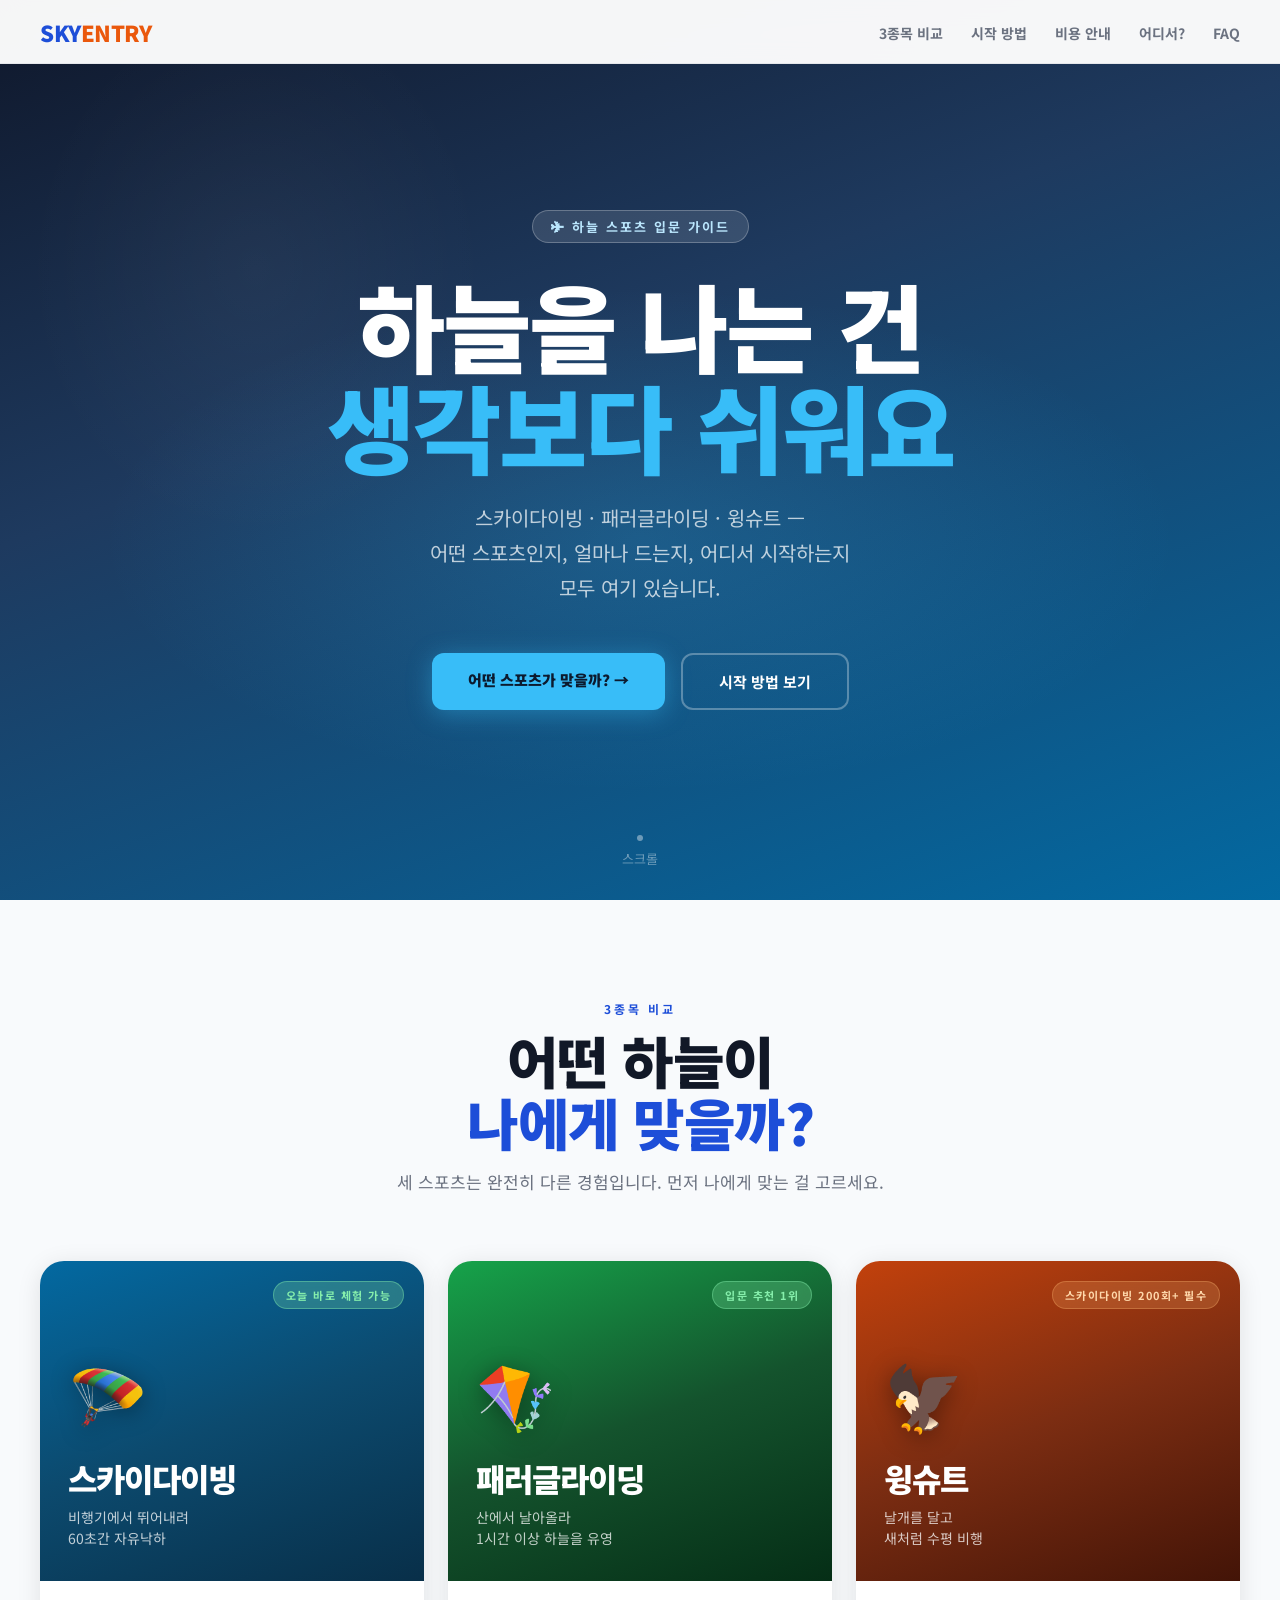
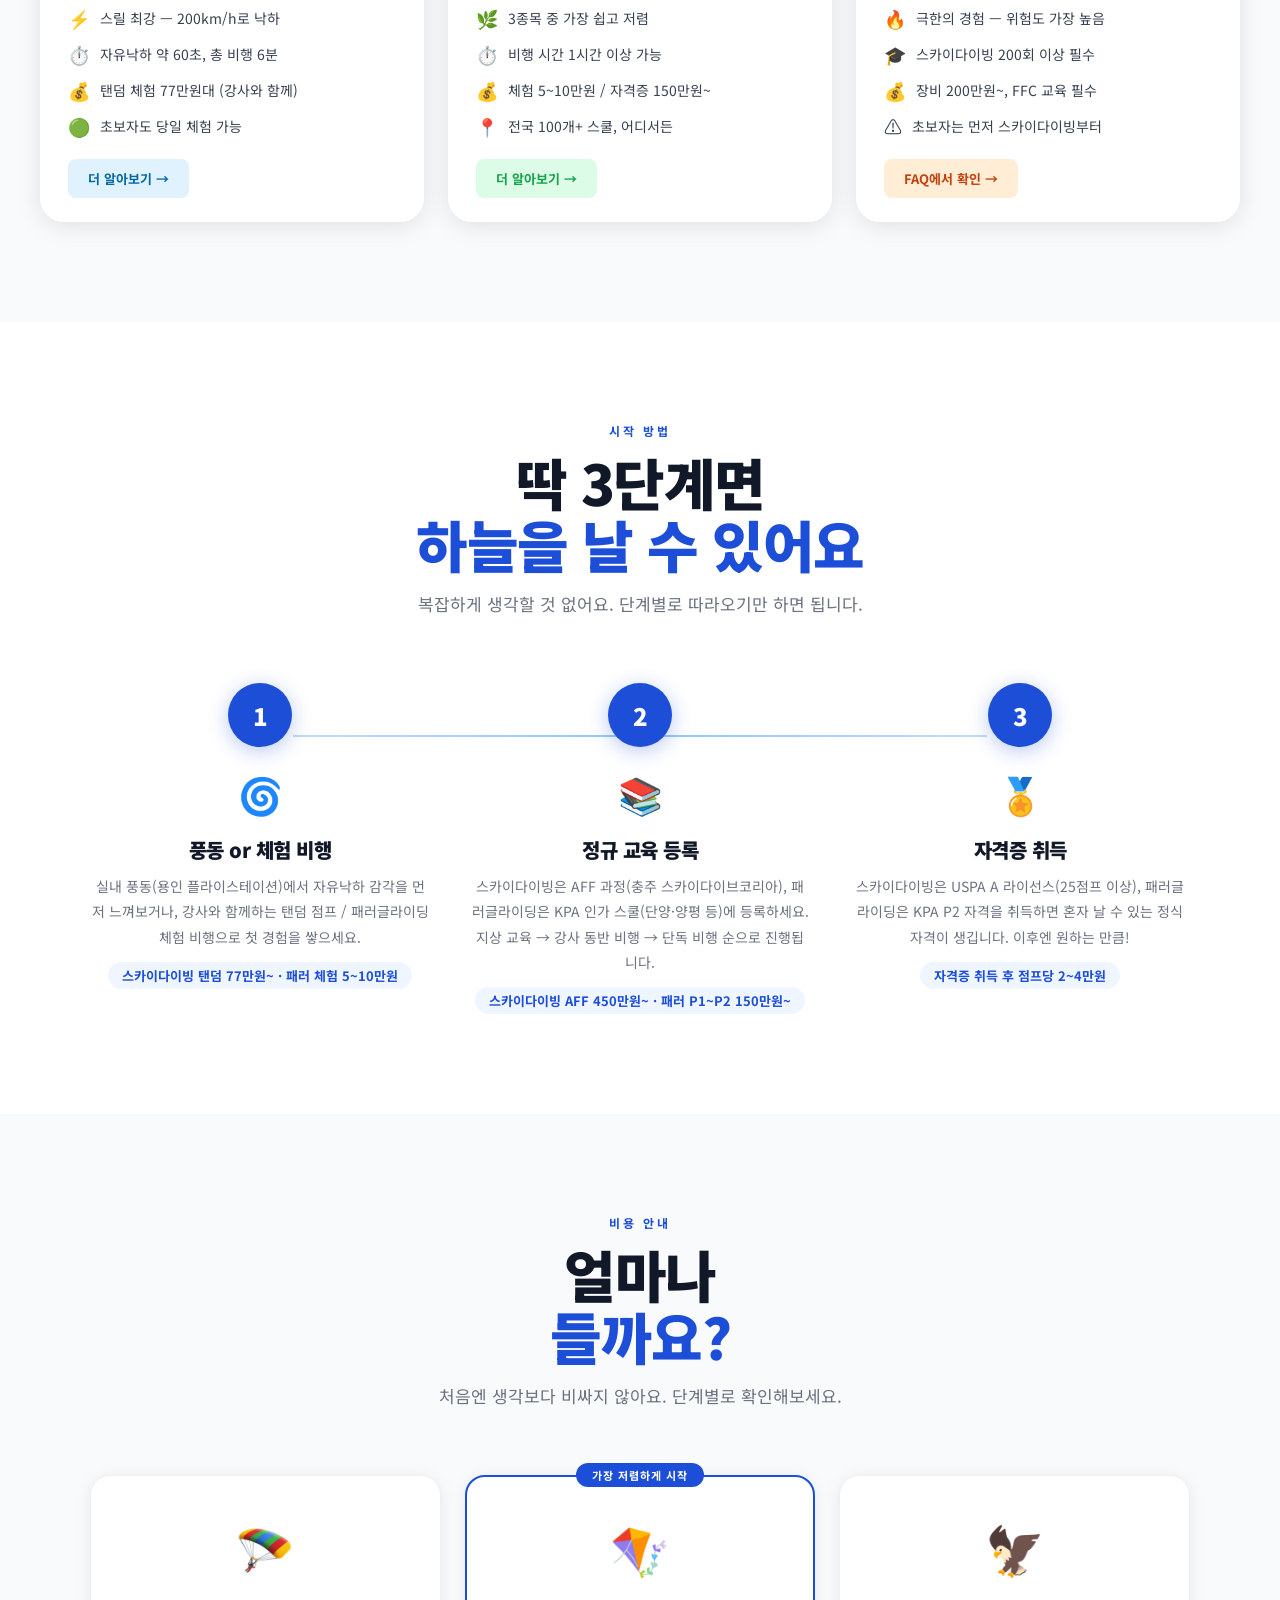
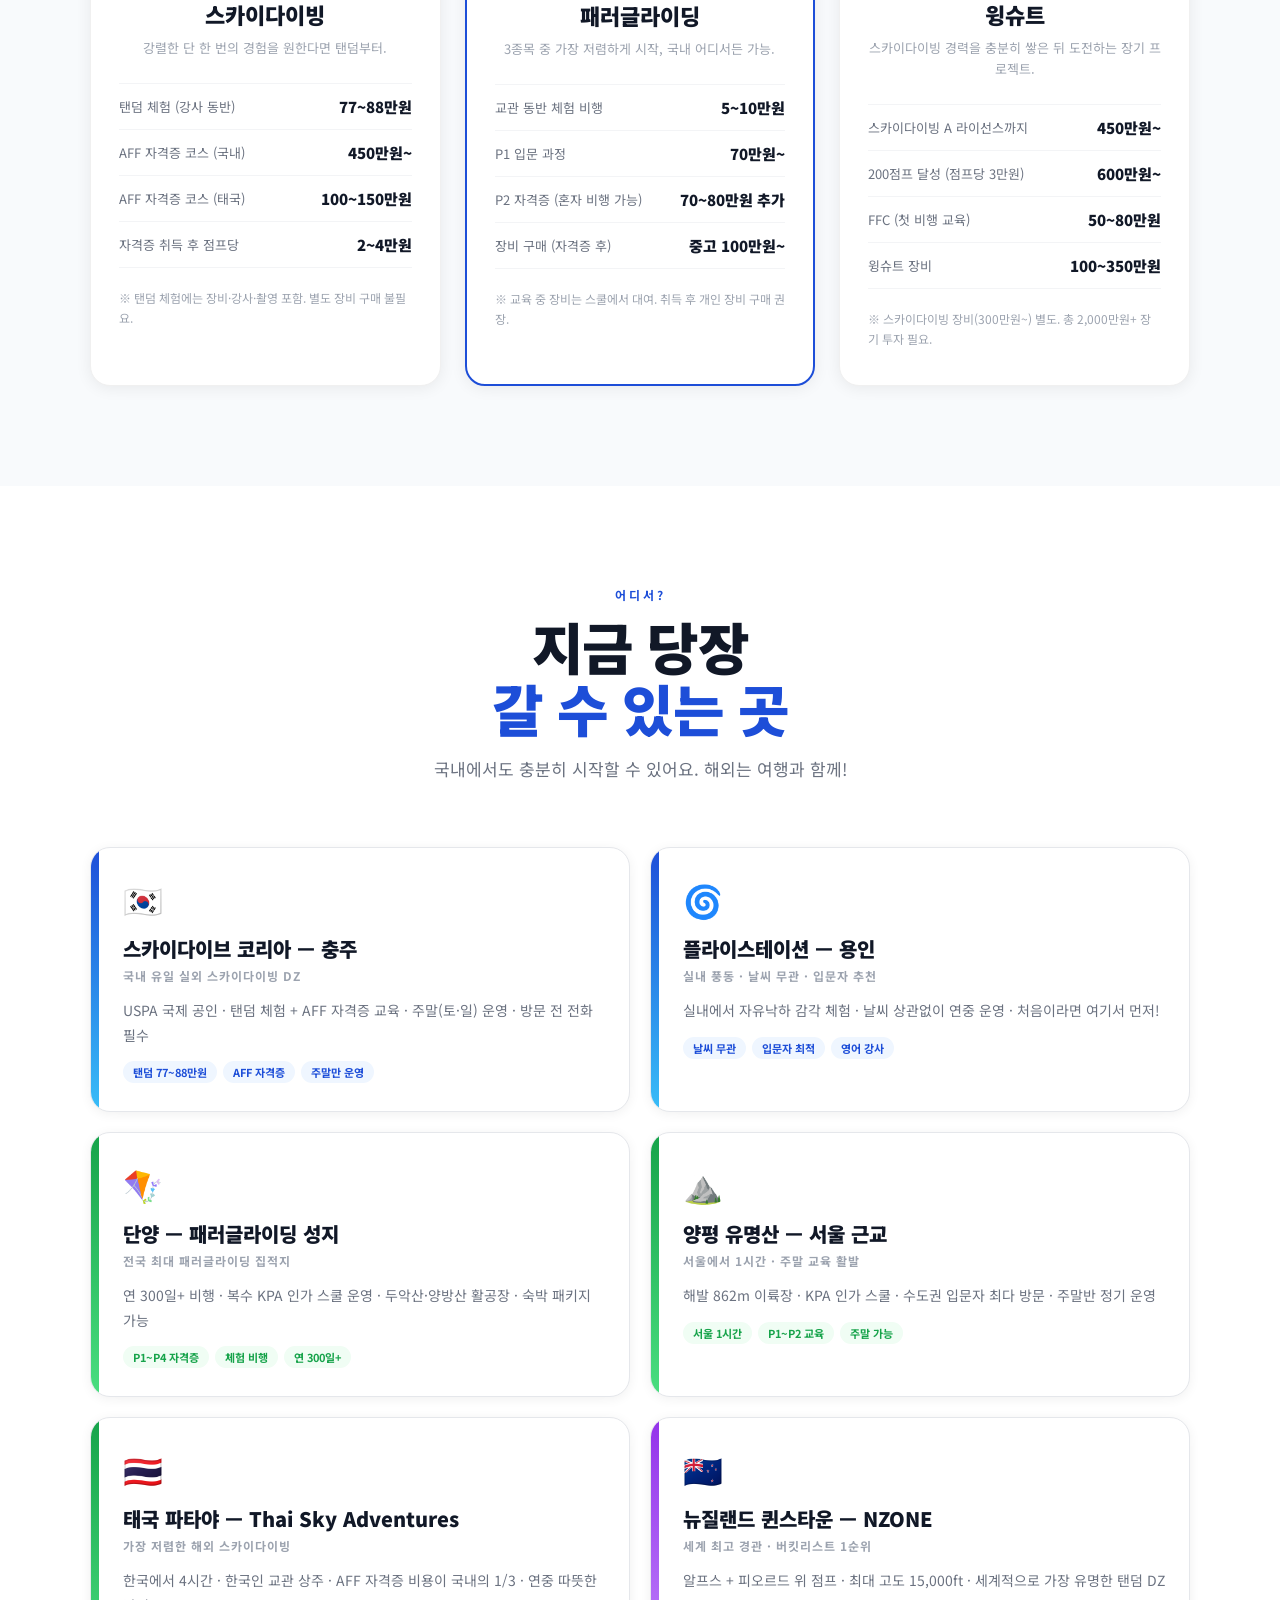
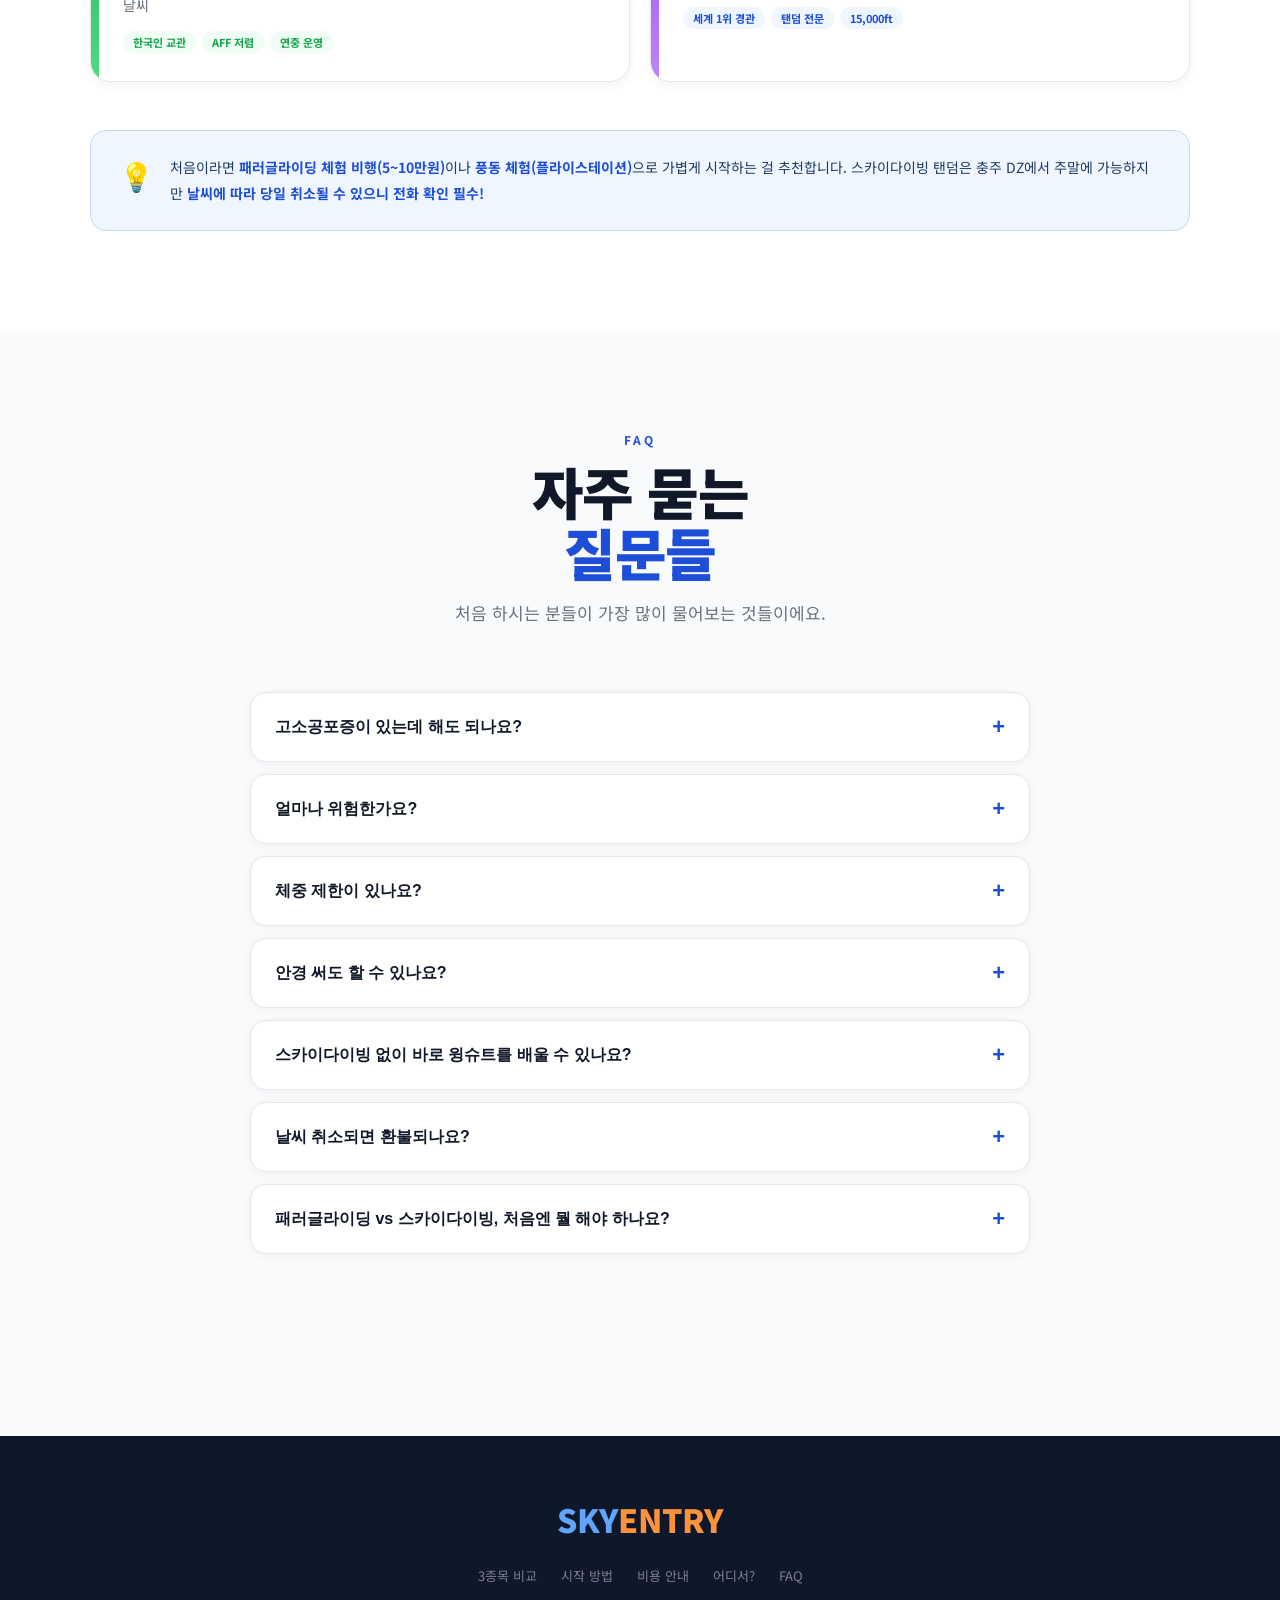
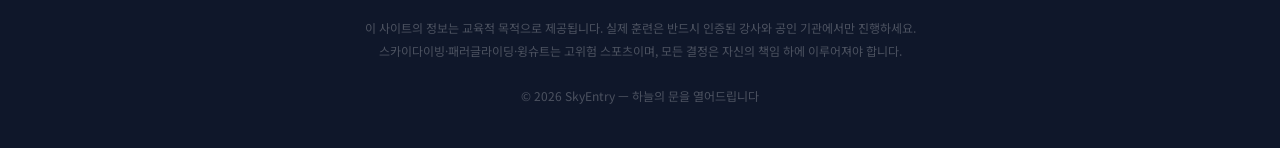
<file: index.html>
<!DOCTYPE html>
<html lang="ko">
<head>
<meta charset="UTF-8">
<meta name="viewport" content="width=device-width, initial-scale=1.0">
<title>SkyEntry — 하늘 스포츠 입문 가이드</title>
<link href="https://fonts.googleapis.com/css2?family=Noto+Sans+KR:wght@400;700;900&display=swap" rel="stylesheet">
<meta property="og:title" content="SkyEntry — 스카이다이빙 · 패러글라이딩 · 윙슈트 입문 가이드">
<meta property="og:description" content="처음 하늘을 나는 분을 위한 가장 쉬운 가이드.">
<meta property="og:image" content="https://skydiveguide.pages.dev/photo.png">
<meta property="og:url" content="https://skydiveguide.pages.dev">
<meta property="og:type" content="website">
<meta name="twitter:card" content="summary_large_image">
<style>
*,*::before,*::after{margin:0;padding:0;box-sizing:border-box}
html{scroll-behavior:smooth}
body{font-family:'Noto Sans KR',sans-serif;background:#fff;color:#111827;overflow-x:hidden}

/* NAV */
nav{position:fixed;top:0;left:0;right:0;z-index:100;background:rgba(255,255,255,.96);backdrop-filter:blur(12px);border-bottom:1px solid #e5e7eb;display:flex;align-items:center;justify-content:space-between;padding:0 40px;height:64px}
.logo{font-size:22px;font-weight:900;color:#1d4ed8;text-decoration:none;letter-spacing:-.5px}
.logo span{color:#ea580c}
.nav-links{display:flex;gap:28px;list-style:none}
.nav-links a{text-decoration:none;color:#6b7280;font-size:14px;font-weight:700;transition:color .2s}
.nav-links a:hover{color:#1d4ed8}
.nav-toggle{display:none;background:none;border:none;font-size:22px;cursor:pointer;color:#1d4ed8}

/* HERO */
.hero{min-height:100vh;background:linear-gradient(160deg,#0f172a 0%,#1e3a5f 40%,#0369a1 100%);display:flex;flex-direction:column;align-items:center;justify-content:center;text-align:center;padding:80px 24px 60px;position:relative;overflow:hidden}
.hero::before{content:'';position:absolute;inset:0;background:radial-gradient(ellipse 60% 40% at 50% 60%,rgba(56,189,248,.18) 0%,transparent 70%),radial-gradient(ellipse 30% 50% at 20% 30%,rgba(255,255,255,.04) 0%,transparent 60%)}
.hero-tag{display:inline-block;background:rgba(255,255,255,.12);border:1px solid rgba(255,255,255,.25);color:#bae6fd;font-size:13px;font-weight:700;letter-spacing:2px;padding:6px 18px;border-radius:99px;margin-bottom:32px;position:relative}
.hero h1{font-size:clamp(42px,8vw,96px);font-weight:900;color:#fff;line-height:1.05;letter-spacing:-2px;margin-bottom:24px;position:relative}
.hero h1 em{color:#38bdf8;font-style:normal;display:block}
.hero p{font-size:clamp(16px,2.5vw,20px);color:rgba(255,255,255,.72);max-width:560px;line-height:1.75;margin-bottom:48px;position:relative}
.hero-btns{display:flex;gap:16px;flex-wrap:wrap;justify-content:center;position:relative}
.btn-main{background:#38bdf8;color:#0c1a2e;font-weight:900;font-size:15px;padding:16px 36px;border-radius:12px;text-decoration:none;transition:transform .2s,box-shadow .2s;box-shadow:0 4px 24px rgba(56,189,248,.4)}
.btn-main:hover{transform:translateY(-3px);box-shadow:0 8px 32px rgba(56,189,248,.5)}
.btn-ghost{background:transparent;color:#fff;font-weight:700;font-size:15px;padding:16px 36px;border-radius:12px;text-decoration:none;border:2px solid rgba(255,255,255,.3);transition:background .2s}
.btn-ghost:hover{background:rgba(255,255,255,.1)}
.hero-scroll{position:absolute;bottom:32px;left:50%;transform:translateX(-50%);color:rgba(255,255,255,.4);font-size:13px;text-align:center;display:flex;flex-direction:column;align-items:center;gap:8px}
.scroll-dot{width:6px;height:6px;background:rgba(255,255,255,.4);border-radius:50%;animation:bounce 1.6s ease-in-out infinite}
@keyframes bounce{0%,100%{transform:translateY(0);opacity:.4}50%{transform:translateY(8px);opacity:1}}

/* SPORTS */
.sports{padding:100px 40px;background:#f8fafc}
.section-head{text-align:center;margin-bottom:64px}
.section-label{font-size:12px;font-weight:700;letter-spacing:3px;color:#1d4ed8;text-transform:uppercase;margin-bottom:12px}
.section-head h2{font-size:clamp(32px,5vw,56px);font-weight:900;letter-spacing:-1.5px;line-height:1.1}
.section-head h2 em{color:#1d4ed8;font-style:normal}
.section-head p{margin-top:16px;font-size:17px;color:#6b7280;max-width:500px;margin-left:auto;margin-right:auto;line-height:1.7}
.sports-grid{display:grid;grid-template-columns:repeat(3,1fr);gap:24px;max-width:1200px;margin:0 auto}
.sport-card{border-radius:24px;overflow:hidden;position:relative;cursor:pointer;text-decoration:none;display:block;transition:transform .3s,box-shadow .3s;box-shadow:0 4px 24px rgba(0,0,0,.10)}
.sport-card:hover{transform:translateY(-8px);box-shadow:0 20px 60px rgba(0,0,0,.18)}
.sport-img{height:320px;position:relative;display:flex;flex-direction:column;align-items:flex-start;justify-content:flex-end;padding:32px 28px}
.sport-card.sky  .sport-img{background:linear-gradient(160deg,#0369a1 0%,#0c4a6e 50%,#082f49 100%)}
.sport-card.para .sport-img{background:linear-gradient(160deg,#16a34a 0%,#14532d 50%,#052e16 100%)}
.sport-card.wing .sport-img{background:linear-gradient(160deg,#c2410c 0%,#7c2d12 50%,#431407 100%)}
.sport-emoji{font-size:64px;margin-bottom:16px;filter:drop-shadow(0 4px 12px rgba(0,0,0,.4))}
.sport-img h3{font-size:32px;font-weight:900;color:#fff;letter-spacing:-1px;margin-bottom:6px}
.sport-tagline{font-size:14px;color:rgba(255,255,255,.75);line-height:1.5}
.sport-badge{position:absolute;top:20px;right:20px;background:rgba(255,255,255,.18);backdrop-filter:blur(8px);border:1px solid rgba(255,255,255,.3);color:#fff;font-size:11px;font-weight:700;letter-spacing:1.5px;padding:5px 12px;border-radius:99px}
.sport-badge.green{background:rgba(134,239,172,.25);color:#86efac;border-color:rgba(134,239,172,.4)}
.sport-badge.warn{background:rgba(253,186,116,.2);color:#fed7aa;border-color:rgba(253,186,116,.3)}
.sport-body{background:#fff;padding:24px 28px}
.sport-facts{list-style:none;display:flex;flex-direction:column;gap:10px;margin-bottom:20px}
.sport-facts li{display:flex;align-items:center;gap:10px;font-size:14px;color:#374151}
.sport-facts li span:first-child{font-size:18px;flex-shrink:0}
.sport-cta{display:inline-flex;align-items:center;gap:6px;font-size:13px;font-weight:700;padding:10px 20px;border-radius:8px;text-decoration:none;transition:opacity .2s}
.sport-card.sky  .sport-cta{background:#e0f2fe;color:#0369a1}
.sport-card.para .sport-cta{background:#dcfce7;color:#16a34a}
.sport-card.wing .sport-cta{background:#ffedd5;color:#c2410c}
.sport-cta:hover{opacity:.8}

/* HOW TO */
.howto{padding:100px 40px;background:#fff}
.steps{display:grid;grid-template-columns:repeat(3,1fr);gap:40px;max-width:1100px;margin:0 auto;position:relative}
.steps::before{content:'';position:absolute;top:52px;left:calc(16.67% + 20px);right:calc(16.67% + 20px);height:2px;background:linear-gradient(90deg,#bfdbfe,#93c5fd,#bfdbfe)}
.step{text-align:center;position:relative}
.step-num{width:64px;height:64px;border-radius:50%;background:#1d4ed8;color:#fff;font-size:24px;font-weight:900;display:flex;align-items:center;justify-content:center;margin:0 auto 20px;position:relative;z-index:1;box-shadow:0 4px 20px rgba(29,78,216,.3)}
.step-icon{font-size:36px;margin-bottom:16px;display:block}
.step h3{font-size:20px;font-weight:900;margin-bottom:10px;letter-spacing:-.5px}
.step p{font-size:14px;color:#6b7280;line-height:1.8}
.step-price{display:inline-block;margin-top:12px;background:#eff6ff;color:#1d4ed8;font-size:13px;font-weight:700;padding:4px 14px;border-radius:99px}

/* COST */
.cost{padding:100px 40px;background:#f8fafc}
.cost-grid{display:grid;grid-template-columns:repeat(3,1fr);gap:24px;max-width:1100px;margin:0 auto}
.cost-card{background:#fff;border-radius:20px;padding:36px 28px;box-shadow:0 2px 16px rgba(0,0,0,.07);border:1px solid #f0f0f0;text-align:center;transition:transform .25s,box-shadow .25s}
.cost-card:hover{transform:translateY(-4px);box-shadow:0 12px 40px rgba(0,0,0,.12)}
.cost-card.highlight{border:2px solid #1d4ed8;position:relative}
.cost-card.highlight::before{content:'가장 저렴하게 시작';position:absolute;top:-14px;left:50%;transform:translateX(-50%);background:#1d4ed8;color:#fff;font-size:11px;font-weight:700;letter-spacing:1px;padding:4px 16px;border-radius:99px;white-space:nowrap}
.cost-emoji{font-size:48px;margin-bottom:16px;display:block}
.cost-card h3{font-size:22px;font-weight:900;margin-bottom:8px}
.cost-intro{font-size:13px;color:#9ca3af;margin-bottom:24px;line-height:1.6}
.cost-item{display:flex;justify-content:space-between;align-items:center;padding:12px 0;border-top:1px solid #f3f4f6}
.cost-item:last-of-type{border-bottom:1px solid #f3f4f6}
.cost-label{font-size:13px;color:#6b7280}
.cost-value{font-size:15px;font-weight:900;color:#111827}
.cost-note{margin-top:20px;font-size:12px;color:#9ca3af;line-height:1.7;text-align:left}

/* WHERE */
.where{padding:100px 40px;background:#fff}
.where-grid{display:grid;grid-template-columns:repeat(2,1fr);gap:20px;max-width:1100px;margin:0 auto 48px}
.where-card{border-radius:20px;overflow:hidden;background:#fff;border:1px solid #e5e7eb;display:flex;transition:transform .25s,box-shadow .25s;box-shadow:0 2px 12px rgba(0,0,0,.06)}
.where-card:hover{transform:translateY(-4px);box-shadow:0 12px 40px rgba(0,0,0,.12)}
.where-accent{width:8px;flex-shrink:0}
.where-card.local1 .where-accent,.where-card.local2 .where-accent{background:linear-gradient(180deg,#1d4ed8,#38bdf8)}
.where-card.local3 .where-accent,.where-card.local4 .where-accent{background:linear-gradient(180deg,#16a34a,#4ade80)}
.where-card.abroad1 .where-accent{background:linear-gradient(180deg,#16a34a,#4ade80)}
.where-card.abroad2 .where-accent{background:linear-gradient(180deg,#9333ea,#c084fc)}
.where-body{padding:28px 24px;flex:1}
.where-flag{font-size:32px;margin-bottom:12px;display:block}
.where-body h3{font-size:20px;font-weight:900;margin-bottom:4px}
.where-sub{font-size:12px;color:#9ca3af;font-weight:700;letter-spacing:1px;margin-bottom:14px}
.where-body p{font-size:14px;color:#6b7280;line-height:1.75}
.where-pills{display:flex;flex-wrap:wrap;gap:6px;margin-top:14px}
.pill{font-size:11px;font-weight:700;padding:3px 10px;border-radius:99px}
.pill-blue{background:#eff6ff;color:#1d4ed8}
.pill-green{background:#f0fdf4;color:#16a34a}
.pill-orange{background:#fff7ed;color:#ea580c}
.where-tip{max-width:1100px;margin:0 auto;background:#eff6ff;border:1px solid #bfdbfe;border-radius:16px;padding:24px 28px;display:flex;gap:16px;align-items:flex-start}
.where-tip-icon{font-size:28px;flex-shrink:0}
.where-tip p{font-size:14px;color:#1e3a5f;line-height:1.8}
.where-tip strong{color:#1d4ed8}

/* FAQ */
.faq{padding:100px 40px;background:#f8fafc}
.faq-list{max-width:780px;margin:0 auto;display:flex;flex-direction:column;gap:12px}
.faq-item{background:#fff;border-radius:16px;border:1px solid #e5e7eb;overflow:hidden;box-shadow:0 1px 8px rgba(0,0,0,.05)}
.faq-btn{width:100%;padding:22px 24px;background:none;border:none;cursor:pointer;display:flex;justify-content:space-between;align-items:center;gap:16px;text-align:left}
.faq-q-text{font-size:16px;font-weight:700;color:#111827;line-height:1.5}
.faq-icon{font-size:22px;color:#1d4ed8;flex-shrink:0;transition:transform .3s;line-height:1;font-weight:900}
.faq-item.open .faq-icon{transform:rotate(45deg)}
.faq-a{max-height:0;overflow:hidden;transition:max-height .4s ease,padding .3s;padding:0 24px;font-size:15px;color:#6b7280;line-height:1.85}
.faq-item.open .faq-a{max-height:400px;padding:0 24px 22px}

/* FOOTER */
footer{background:#0f172a;padding:60px 40px 40px;text-align:center}
.footer-logo{font-size:32px;font-weight:900;color:#60a5fa;margin-bottom:12px}
.footer-logo span{color:#fb923c}
.footer-nav{display:flex;flex-wrap:wrap;justify-content:center;gap:24px;margin:24px 0 32px}
.footer-nav a{color:rgba(255,255,255,.45);text-decoration:none;font-size:13px;transition:color .2s}
.footer-nav a:hover{color:#60a5fa}
.footer-disc{font-size:12px;color:rgba(255,255,255,.25);max-width:600px;margin:0 auto;line-height:1.9}

/* ANIMATION */
.fade-in{opacity:0;transform:translateY(28px);transition:opacity .7s ease,transform .7s ease}
.fade-in.visible{opacity:1;transform:none}

/* RESPONSIVE */
@media(max-width:1024px){
  .sports-grid{grid-template-columns:1fr;max-width:500px;margin:0 auto}
  .steps{grid-template-columns:1fr}
  .steps::before{display:none}
  .cost-grid{grid-template-columns:1fr;max-width:420px;margin:0 auto}
  .where-grid{grid-template-columns:1fr;max-width:600px;margin:0 auto 48px}
}
@media(max-width:768px){
  nav{padding:0 20px}
  .nav-links{display:none}
  .nav-toggle{display:block}
  .nav-links.open{display:flex;flex-direction:column;position:fixed;top:64px;left:0;right:0;background:#fff;padding:20px 24px;border-bottom:1px solid #e5e7eb;gap:18px;z-index:99}
  .sports,.howto,.cost,.where,.faq{padding:70px 20px}
  footer{padding:48px 20px 32px}
}
</style>
</head>
<body>

<nav>
  <a class="logo" href="#">SKY<span>ENTRY</span></a>
  <ul class="nav-links" id="navLinks">
    <li><a href="#sports">3종목 비교</a></li>
    <li><a href="#howto">시작 방법</a></li>
    <li><a href="#cost">비용 안내</a></li>
    <li><a href="#where">어디서?</a></li>
    <li><a href="#faq">FAQ</a></li>
  </ul>
  <button class="nav-toggle" onclick="toggleNav()">☰</button>
</nav>

<section class="hero">
  <div class="hero-tag">✈ 하늘 스포츠 입문 가이드</div>
  <h1>하늘을 나는 건<br><em>생각보다 쉬워요</em></h1>
  <p>스카이다이빙 · 패러글라이딩 · 윙슈트 —<br>어떤 스포츠인지, 얼마나 드는지, 어디서 시작하는지<br>모두 여기 있습니다.</p>
  <div class="hero-btns">
    <a href="#sports" class="btn-main">어떤 스포츠가 맞을까? →</a>
    <a href="#howto" class="btn-ghost">시작 방법 보기</a>
  </div>
  <div class="hero-scroll">
    <div class="scroll-dot"></div>
    스크롤
  </div>
</section>

<section class="sports" id="sports">
  <div class="section-head fade-in">
    <div class="section-label">3종목 비교</div>
    <h2>어떤 하늘이<br><em>나에게 맞을까?</em></h2>
    <p>세 스포츠는 완전히 다른 경험입니다. 먼저 나에게 맞는 걸 고르세요.</p>
  </div>
  <div class="sports-grid">
    <a class="sport-card sky fade-in" href="#howto">
      <div class="sport-img">
        <div class="sport-badge green">오늘 바로 체험 가능</div>
        <div class="sport-emoji">🪂</div>
        <h3>스카이다이빙</h3>
        <div class="sport-tagline">비행기에서 뛰어내려<br>60초간 자유낙하</div>
      </div>
      <div class="sport-body">
        <ul class="sport-facts">
          <li><span>⚡</span><span>스릴 최강 — 200km/h로 낙하</span></li>
          <li><span>⏱️</span><span>자유낙하 약 60초, 총 비행 6분</span></li>
          <li><span>💰</span><span>탠덤 체험 77만원대 (강사와 함께)</span></li>
          <li><span>🟢</span><span>초보자도 당일 체험 가능</span></li>
        </ul>
        <span class="sport-cta">더 알아보기 →</span>
      </div>
    </a>
    <a class="sport-card para fade-in" href="#howto">
      <div class="sport-img">
        <div class="sport-badge green">입문 추천 1위</div>
        <div class="sport-emoji">🪁</div>
        <h3>패러글라이딩</h3>
        <div class="sport-tagline">산에서 날아올라<br>1시간 이상 하늘을 유영</div>
      </div>
      <div class="sport-body">
        <ul class="sport-facts">
          <li><span>🌿</span><span>3종목 중 가장 쉽고 저렴</span></li>
          <li><span>⏱️</span><span>비행 시간 1시간 이상 가능</span></li>
          <li><span>💰</span><span>체험 5~10만원 / 자격증 150만원~</span></li>
          <li><span>📍</span><span>전국 100개+ 스쿨, 어디서든</span></li>
        </ul>
        <span class="sport-cta">더 알아보기 →</span>
      </div>
    </a>
    <a class="sport-card wing fade-in" href="#faq">
      <div class="sport-img">
        <div class="sport-badge warn">스카이다이빙 200회+ 필수</div>
        <div class="sport-emoji">🦅</div>
        <h3>윙슈트</h3>
        <div class="sport-tagline">날개를 달고<br>새처럼 수평 비행</div>
      </div>
      <div class="sport-body">
        <ul class="sport-facts">
          <li><span>🔥</span><span>극한의 경험 — 위험도 가장 높음</span></li>
          <li><span>🎓</span><span>스카이다이빙 200회 이상 필수</span></li>
          <li><span>💰</span><span>장비 200만원~, FFC 교육 필수</span></li>
          <li><span>⚠️</span><span>초보자는 먼저 스카이다이빙부터</span></li>
        </ul>
        <span class="sport-cta">FAQ에서 확인 →</span>
      </div>
    </a>
  </div>
</section>

<section class="howto" id="howto">
  <div class="section-head fade-in">
    <div class="section-label">시작 방법</div>
    <h2>딱 3단계면<br><em>하늘을 날 수 있어요</em></h2>
    <p>복잡하게 생각할 것 없어요. 단계별로 따라오기만 하면 됩니다.</p>
  </div>
  <div class="steps">
    <div class="step fade-in">
      <div class="step-num">1</div>
      <span class="step-icon">🌀</span>
      <h3>풍동 or 체험 비행</h3>
      <p>실내 풍동(용인 플라이스테이션)에서 자유낙하 감각을 먼저 느껴보거나, 강사와 함께하는 탠덤 점프 / 패러글라이딩 체험 비행으로 첫 경험을 쌓으세요.</p>
      <span class="step-price">스카이다이빙 탠덤 77만원~ · 패러 체험 5~10만원</span>
    </div>
    <div class="step fade-in">
      <div class="step-num">2</div>
      <span class="step-icon">📚</span>
      <h3>정규 교육 등록</h3>
      <p>스카이다이빙은 AFF 과정(충주 스카이다이브코리아), 패러글라이딩은 KPA 인가 스쿨(단양·양평 등)에 등록하세요. 지상 교육 → 강사 동반 비행 → 단독 비행 순으로 진행됩니다.</p>
      <span class="step-price">스카이다이빙 AFF 450만원~ · 패러 P1~P2 150만원~</span>
    </div>
    <div class="step fade-in">
      <div class="step-num">3</div>
      <span class="step-icon">🏅</span>
      <h3>자격증 취득</h3>
      <p>스카이다이빙은 USPA A 라이선스(25점프 이상), 패러글라이딩은 KPA P2 자격을 취득하면 혼자 날 수 있는 정식 자격이 생깁니다. 이후엔 원하는 만큼!</p>
      <span class="step-price">자격증 취득 후 점프당 2~4만원</span>
    </div>
  </div>
</section>

<section class="cost" id="cost">
  <div class="section-head fade-in">
    <div class="section-label">비용 안내</div>
    <h2>얼마나<br><em>들까요?</em></h2>
    <p>처음엔 생각보다 비싸지 않아요. 단계별로 확인해보세요.</p>
  </div>
  <div class="cost-grid">
    <div class="cost-card fade-in">
      <span class="cost-emoji">🪂</span>
      <h3>스카이다이빙</h3>
      <p class="cost-intro">강렬한 단 한 번의 경험을 원한다면 탠덤부터.</p>
      <div class="cost-item"><span class="cost-label">탠덤 체험 (강사 동반)</span><span class="cost-value">77~88만원</span></div>
      <div class="cost-item"><span class="cost-label">AFF 자격증 코스 (국내)</span><span class="cost-value">450만원~</span></div>
      <div class="cost-item"><span class="cost-label">AFF 자격증 코스 (태국)</span><span class="cost-value">100~150만원</span></div>
      <div class="cost-item"><span class="cost-label">자격증 취득 후 점프당</span><span class="cost-value">2~4만원</span></div>
      <p class="cost-note">※ 탠덤 체험에는 장비·강사·촬영 포함. 별도 장비 구매 불필요.</p>
    </div>
    <div class="cost-card highlight fade-in">
      <span class="cost-emoji">🪁</span>
      <h3>패러글라이딩</h3>
      <p class="cost-intro">3종목 중 가장 저렴하게 시작, 국내 어디서든 가능.</p>
      <div class="cost-item"><span class="cost-label">교관 동반 체험 비행</span><span class="cost-value">5~10만원</span></div>
      <div class="cost-item"><span class="cost-label">P1 입문 과정</span><span class="cost-value">70만원~</span></div>
      <div class="cost-item"><span class="cost-label">P2 자격증 (혼자 비행 가능)</span><span class="cost-value">70~80만원 추가</span></div>
      <div class="cost-item"><span class="cost-label">장비 구매 (자격증 후)</span><span class="cost-value">중고 100만원~</span></div>
      <p class="cost-note">※ 교육 중 장비는 스쿨에서 대여. 취득 후 개인 장비 구매 권장.</p>
    </div>
    <div class="cost-card fade-in">
      <span class="cost-emoji">🦅</span>
      <h3>윙슈트</h3>
      <p class="cost-intro">스카이다이빙 경력을 충분히 쌓은 뒤 도전하는 장기 프로젝트.</p>
      <div class="cost-item"><span class="cost-label">스카이다이빙 A 라이선스까지</span><span class="cost-value">450만원~</span></div>
      <div class="cost-item"><span class="cost-label">200점프 달성 (점프당 3만원)</span><span class="cost-value">600만원~</span></div>
      <div class="cost-item"><span class="cost-label">FFC (첫 비행 교육)</span><span class="cost-value">50~80만원</span></div>
      <div class="cost-item"><span class="cost-label">윙슈트 장비</span><span class="cost-value">100~350만원</span></div>
      <p class="cost-note">※ 스카이다이빙 장비(300만원~) 별도. 총 2,000만원+ 장기 투자 필요.</p>
    </div>
  </div>
</section>

<section class="where" id="where">
  <div class="section-head fade-in">
    <div class="section-label">어디서?</div>
    <h2>지금 당장<br><em>갈 수 있는 곳</em></h2>
    <p>국내에서도 충분히 시작할 수 있어요. 해외는 여행과 함께!</p>
  </div>
  <div class="where-grid">
    <div class="where-card local1 fade-in">
      <div class="where-accent"></div>
      <div class="where-body">
        <span class="where-flag">🇰🇷</span>
        <h3>스카이다이브 코리아 — 충주</h3>
        <div class="where-sub">국내 유일 실외 스카이다이빙 DZ</div>
        <p>USPA 국제 공인 · 탠덤 체험 + AFF 자격증 교육 · 주말(토·일) 운영 · 방문 전 전화 필수</p>
        <div class="where-pills">
          <span class="pill pill-blue">탠덤 77~88만원</span>
          <span class="pill pill-blue">AFF 자격증</span>
          <span class="pill pill-blue">주말만 운영</span>
        </div>
      </div>
    </div>
    <div class="where-card local2 fade-in">
      <div class="where-accent"></div>
      <div class="where-body">
        <span class="where-flag">🌀</span>
        <h3>플라이스테이션 — 용인</h3>
        <div class="where-sub">실내 풍동 · 날씨 무관 · 입문자 추천</div>
        <p>실내에서 자유낙하 감각 체험 · 날씨 상관없이 연중 운영 · 처음이라면 여기서 먼저!</p>
        <div class="where-pills">
          <span class="pill pill-blue">날씨 무관</span>
          <span class="pill pill-blue">입문자 최적</span>
          <span class="pill pill-blue">영어 강사</span>
        </div>
      </div>
    </div>
    <div class="where-card local3 fade-in">
      <div class="where-accent"></div>
      <div class="where-body">
        <span class="where-flag">🪁</span>
        <h3>단양 — 패러글라이딩 성지</h3>
        <div class="where-sub">전국 최대 패러글라이딩 집적지</div>
        <p>연 300일+ 비행 · 복수 KPA 인가 스쿨 운영 · 두악산·양방산 활공장 · 숙박 패키지 가능</p>
        <div class="where-pills">
          <span class="pill pill-green">P1~P4 자격증</span>
          <span class="pill pill-green">체험 비행</span>
          <span class="pill pill-green">연 300일+</span>
        </div>
      </div>
    </div>
    <div class="where-card local4 fade-in">
      <div class="where-accent"></div>
      <div class="where-body">
        <span class="where-flag">⛰️</span>
        <h3>양평 유명산 — 서울 근교</h3>
        <div class="where-sub">서울에서 1시간 · 주말 교육 활발</div>
        <p>해발 862m 이륙장 · KPA 인가 스쿨 · 수도권 입문자 최다 방문 · 주말반 정기 운영</p>
        <div class="where-pills">
          <span class="pill pill-green">서울 1시간</span>
          <span class="pill pill-green">P1~P2 교육</span>
          <span class="pill pill-green">주말 가능</span>
        </div>
      </div>
    </div>
    <div class="where-card abroad1 fade-in">
      <div class="where-accent"></div>
      <div class="where-body">
        <span class="where-flag">🇹🇭</span>
        <h3>태국 파타야 — Thai Sky Adventures</h3>
        <div class="where-sub">가장 저렴한 해외 스카이다이빙</div>
        <p>한국에서 4시간 · 한국인 교관 상주 · AFF 자격증 비용이 국내의 1/3 · 연중 따뜻한 날씨</p>
        <div class="where-pills">
          <span class="pill pill-green">한국인 교관</span>
          <span class="pill pill-green">AFF 저렴</span>
          <span class="pill pill-green">연중 운영</span>
        </div>
      </div>
    </div>
    <div class="where-card abroad2 fade-in">
      <div class="where-accent"></div>
      <div class="where-body">
        <span class="where-flag">🇳🇿</span>
        <h3>뉴질랜드 퀸스타운 — NZONE</h3>
        <div class="where-sub">세계 최고 경관 · 버킷리스트 1순위</div>
        <p>알프스 + 피오르드 위 점프 · 최대 고도 15,000ft · 세계적으로 가장 유명한 탠덤 DZ</p>
        <div class="where-pills">
          <span class="pill pill-blue">세계 1위 경관</span>
          <span class="pill pill-blue">탠덤 전문</span>
          <span class="pill pill-blue">15,000ft</span>
        </div>
      </div>
    </div>
  </div>
  <div class="where-tip fade-in">
    <div class="where-tip-icon">💡</div>
    <p>처음이라면 <strong>패러글라이딩 체험 비행(5~10만원)</strong>이나 <strong>풍동 체험(플라이스테이션)</strong>으로 가볍게 시작하는 걸 추천합니다. 스카이다이빙 탠덤은 충주 DZ에서 주말에 가능하지만 <strong>날씨에 따라 당일 취소될 수 있으니 전화 확인 필수!</strong></p>
  </div>
</section>

<section class="faq" id="faq">
  <div class="section-head fade-in">
    <div class="section-label">FAQ</div>
    <h2>자주 묻는<br><em>질문들</em></h2>
    <p>처음 하시는 분들이 가장 많이 물어보는 것들이에요.</p>
  </div>
  <div class="faq-list">
    <div class="faq-item fade-in">
      <button class="faq-btn" onclick="toggleFaq(this)">
        <span class="faq-q-text">고소공포증이 있는데 해도 되나요?</span>
        <span class="faq-icon">+</span>
      </button>
      <div class="faq-a">의외로 고소공포증이 있는 분들도 잘 하세요. 고소공포증은 계단이나 난간처럼 시각적 기준점이 있을 때 생기는데, 4,000m 상공에서는 지면이 너무 멀어 오히려 공포감이 줄어드는 경우가 많아요. 탠덤 점프나 패러 체험으로 먼저 경험해보세요!</div>
    </div>
    <div class="faq-item fade-in">
      <button class="faq-btn" onclick="toggleFaq(this)">
        <span class="faq-q-text">얼마나 위험한가요?</span>
        <span class="faq-icon">+</span>
      </button>
      <div class="faq-a">USPA 통계 기준, 라이선스 소지 스카이다이버의 사망률은 10만 점프당 약 0.4명으로 자동차 운전보다 낮습니다. 탠덤 체험은 강사가 모든 걸 제어하기 때문에 훨씬 안전합니다. 체계적인 교육과 절차를 따르면 위험을 크게 줄일 수 있어요.</div>
    </div>
    <div class="faq-item fade-in">
      <button class="faq-btn" onclick="toggleFaq(this)">
        <span class="faq-q-text">체중 제한이 있나요?</span>
        <span class="faq-icon">+</span>
      </button>
      <div class="faq-a">스카이다이빙 탠덤은 대부분 90~100kg 이하, 패러글라이딩은 스쿨마다 다르지만 보통 100kg 이하입니다. 최소 연령은 만 18세 이상. 심장 질환, 임산부, 심각한 관절 문제는 사전에 의사와 상담하세요.</div>
    </div>
    <div class="faq-item fade-in">
      <button class="faq-btn" onclick="toggleFaq(this)">
        <span class="faq-q-text">안경 써도 할 수 있나요?</span>
        <span class="faq-icon">+</span>
      </button>
      <div class="faq-a">네, 가능합니다. 안경 위에 착용하는 OTG 고글을 쓰면 되고, 강사가 맞는 고글을 제공해줘요. 콘택트렌즈 착용자는 일반 스카이다이빙 고글로 OK입니다.</div>
    </div>
    <div class="faq-item fade-in">
      <button class="faq-btn" onclick="toggleFaq(this)">
        <span class="faq-q-text">스카이다이빙 없이 바로 윙슈트를 배울 수 있나요?</span>
        <span class="faq-icon">+</span>
      </button>
      <div class="faq-a">불가능합니다. 모든 공인 기관에서 최소 200점프 + 전문 강사의 FFC 교육 이수를 필수로 요구합니다. 경험 없이 시도하는 건 생명을 위협하는 일이에요. 윙슈트는 스카이다이빙을 충분히 즐긴 뒤의 목표로 생각하세요.</div>
    </div>
    <div class="faq-item fade-in">
      <button class="faq-btn" onclick="toggleFaq(this)">
        <span class="faq-q-text">날씨 취소되면 환불되나요?</span>
        <span class="faq-icon">+</span>
      </button>
      <div class="faq-a">대부분의 DZ가 날씨로 인한 취소 시 전액 환불 또는 일정 재조정을 해줍니다. 특히 국내는 날씨 취소가 잦으니, 방문 전날 반드시 전화로 확인하고 일정에 여유를 두는 게 좋아요.</div>
    </div>
    <div class="faq-item fade-in">
      <button class="faq-btn" onclick="toggleFaq(this)">
        <span class="faq-q-text">패러글라이딩 vs 스카이다이빙, 처음엔 뭘 해야 하나요?</span>
        <span class="faq-icon">+</span>
      </button>
      <div class="faq-a">강렬한 단 한 번의 경험을 원한다면 스카이다이빙 탠덤, 오래 날고 싶고 취미로 이어가고 싶다면 패러글라이딩이 낫습니다. 비용이 부담스럽다면 패러글라이딩 체험(5~10만원)이 훨씬 저렴해요.</div>
    </div>
    <div class="faq-item fade-in">
      <button class="faq-btn" onclick="toggleFaq(this)">
        <span class="faq-q-text">첫 점프, 솔직히 어떤 느낌이에요?</span>
        <span class="faq-icon">+</span>
      </button>
      <div class="faq-a">비행기 문이 열릴 때 심장이 멎는 것 같다가, 뛰어내리는 순간 0.5초 정도 혼란스럽고, 그다음엔 세상에서 가장 자유로운 느낌이 옵니다. 떨어지는 느낌보다 바람에 떠 있는 느낌에 가깝고, 낙하산 펼쳐지고 나서의 조용한 비행은 또 다른 감동이에요. 해본 사람들이 모두 "또 하고 싶다"고 말하는 이유가 있습니다.</div>
    </div>
  </div>
</section>

<footer>
  <div class="footer-logo">SKY<span>ENTRY</span></div>
  <div class="footer-nav">
    <a href="#sports">3종목 비교</a>
    <a href="#howto">시작 방법</a>
    <a href="#cost">비용 안내</a>
    <a href="#where">어디서?</a>
    <a href="#faq">FAQ</a>
  </div>
  <div class="footer-disc">
    이 사이트의 정보는 교육적 목적으로 제공됩니다. 실제 훈련은 반드시 인증된 강사와 공인 기관에서만 진행하세요.<br>
    스카이다이빙·패러글라이딩·윙슈트는 고위험 스포츠이며, 모든 결정은 자신의 책임 하에 이루어져야 합니다.<br><br>
    © 2026 SkyEntry — 하늘의 문을 열어드립니다
  </div>
</footer>

<script>
function toggleFaq(btn){
  var item=btn.parentElement;
  var isOpen=item.classList.contains('open');
  document.querySelectorAll('.faq-item').forEach(function(i){i.classList.remove('open');});
  if(!isOpen)item.classList.add('open');
}
function toggleNav(){
  document.getElementById('navLinks').classList.toggle('open');
}
document.querySelectorAll('#navLinks a').forEach(function(a){
  a.addEventListener('click',function(){document.getElementById('navLinks').classList.remove('open');});
});
var io=new IntersectionObserver(function(entries){
  entries.forEach(function(e,i){
    if(e.isIntersecting){
      setTimeout(function(){e.target.classList.add('visible');},i*100);
      io.unobserve(e.target);
    }
  });
},{threshold:0.12});
document.querySelectorAll('.fade-in').forEach(function(el){io.observe(el);});
var sections=document.querySelectorAll('section[id]');
var navAs=document.querySelectorAll('.nav-links a');
window.addEventListener('scroll',function(){
  var cur='';
  sections.forEach(function(s){if(window.scrollY>=s.offsetTop-80)cur=s.id;});
  navAs.forEach(function(a){a.style.color=a.getAttribute('href')==='#'+cur?'#1d4ed8':'';});
});
</script>
</body>
</html>
</file>
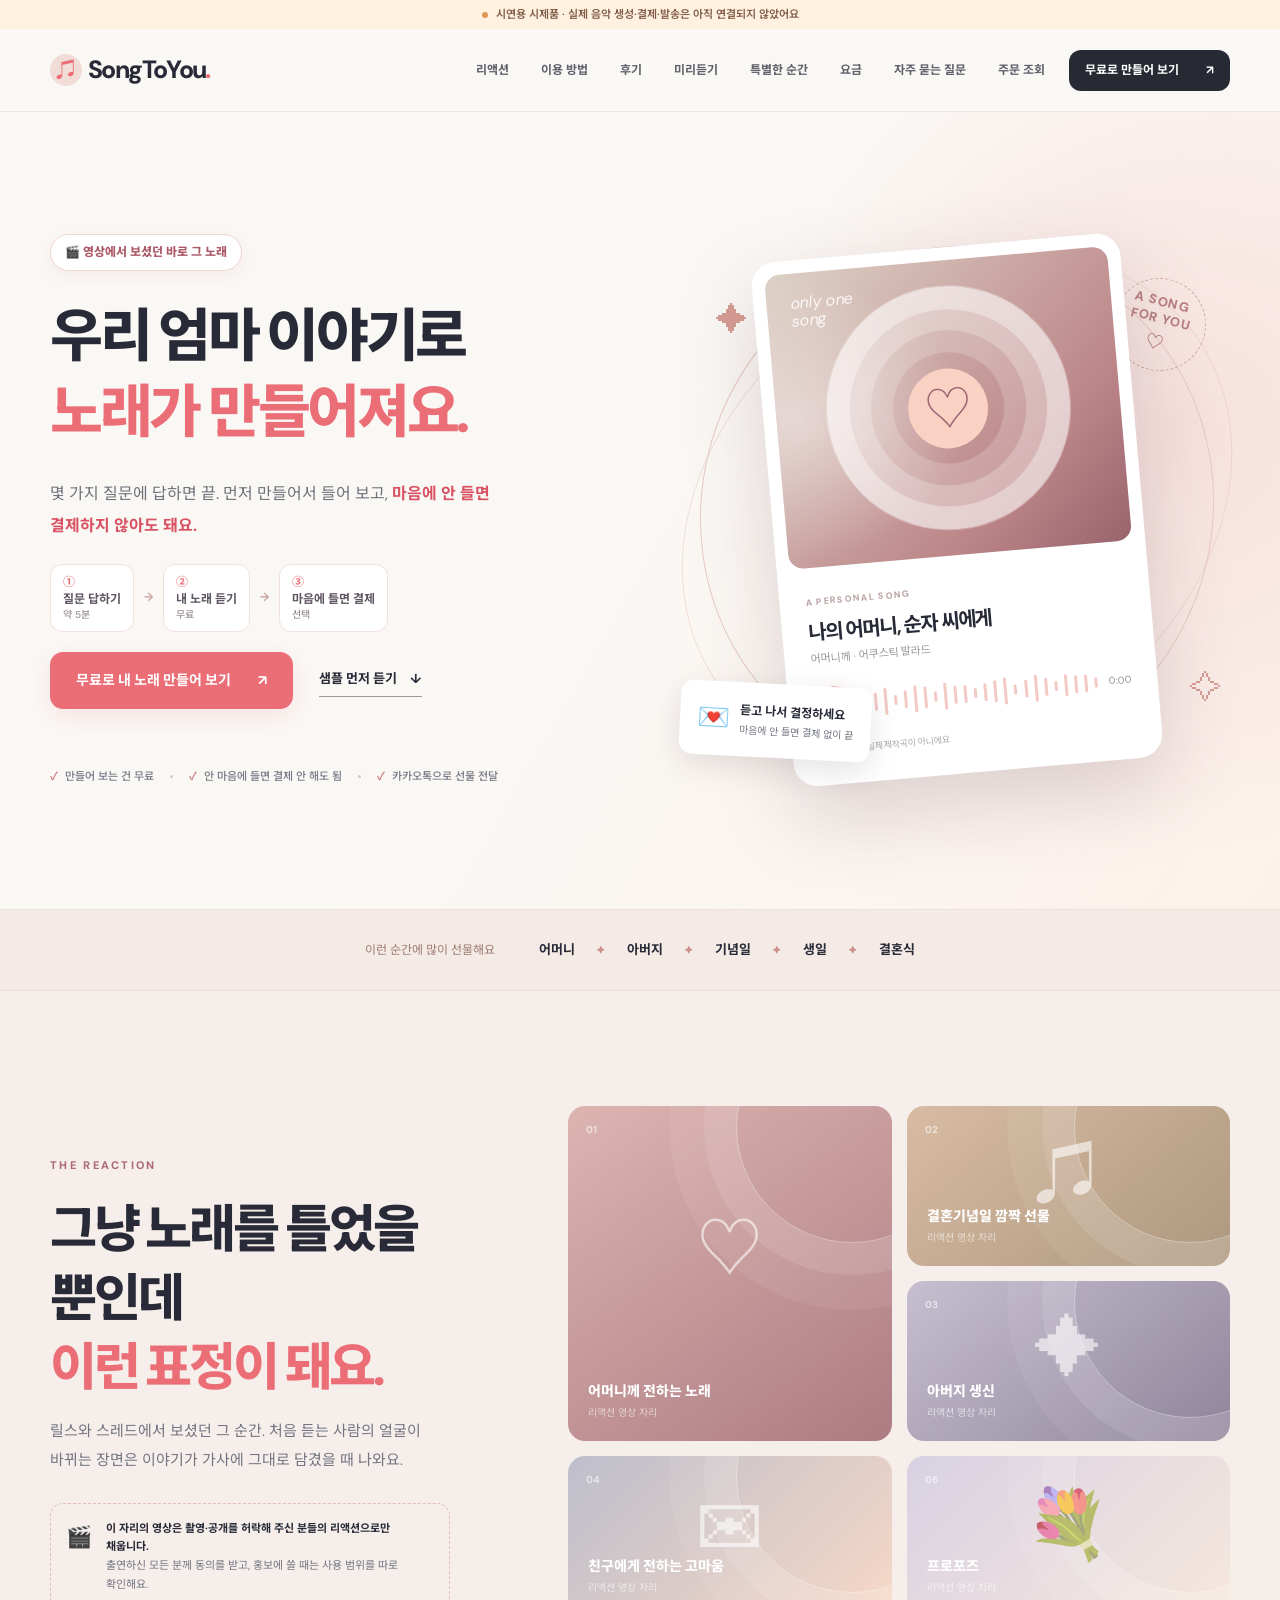
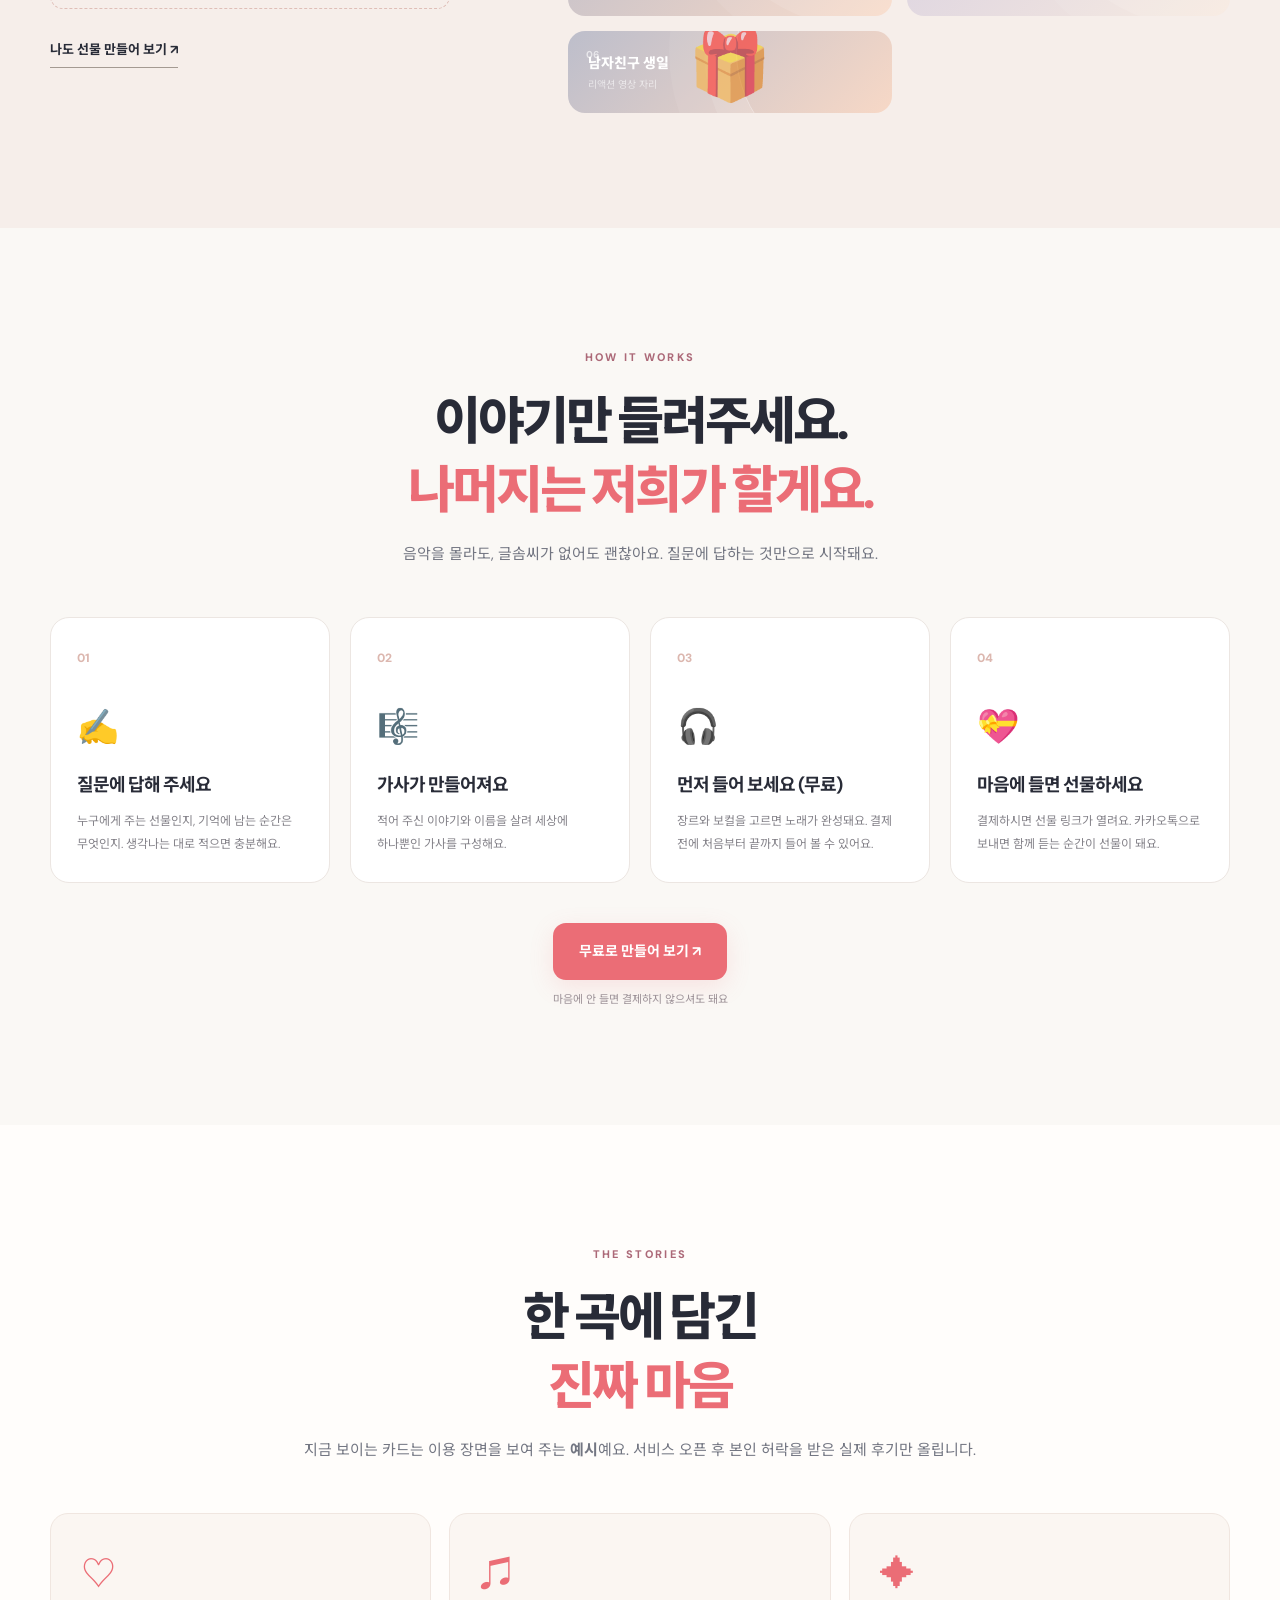
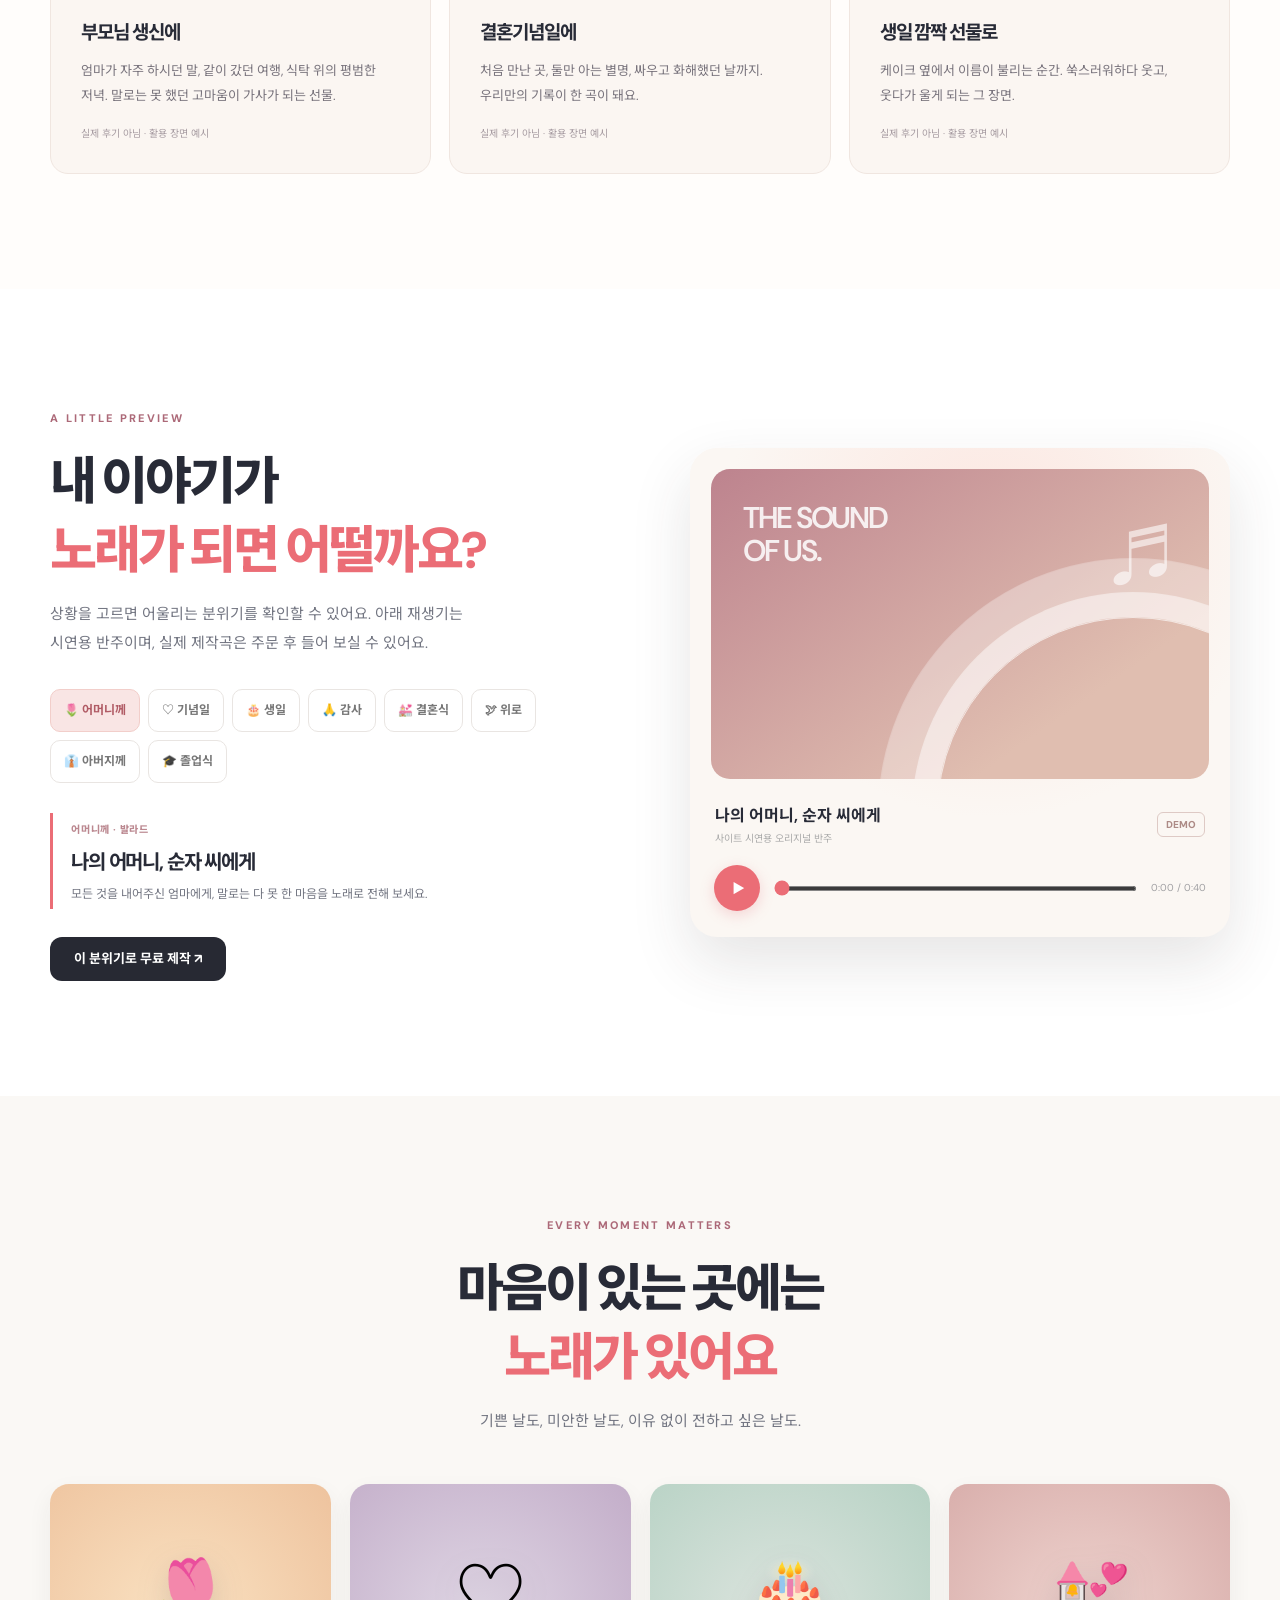
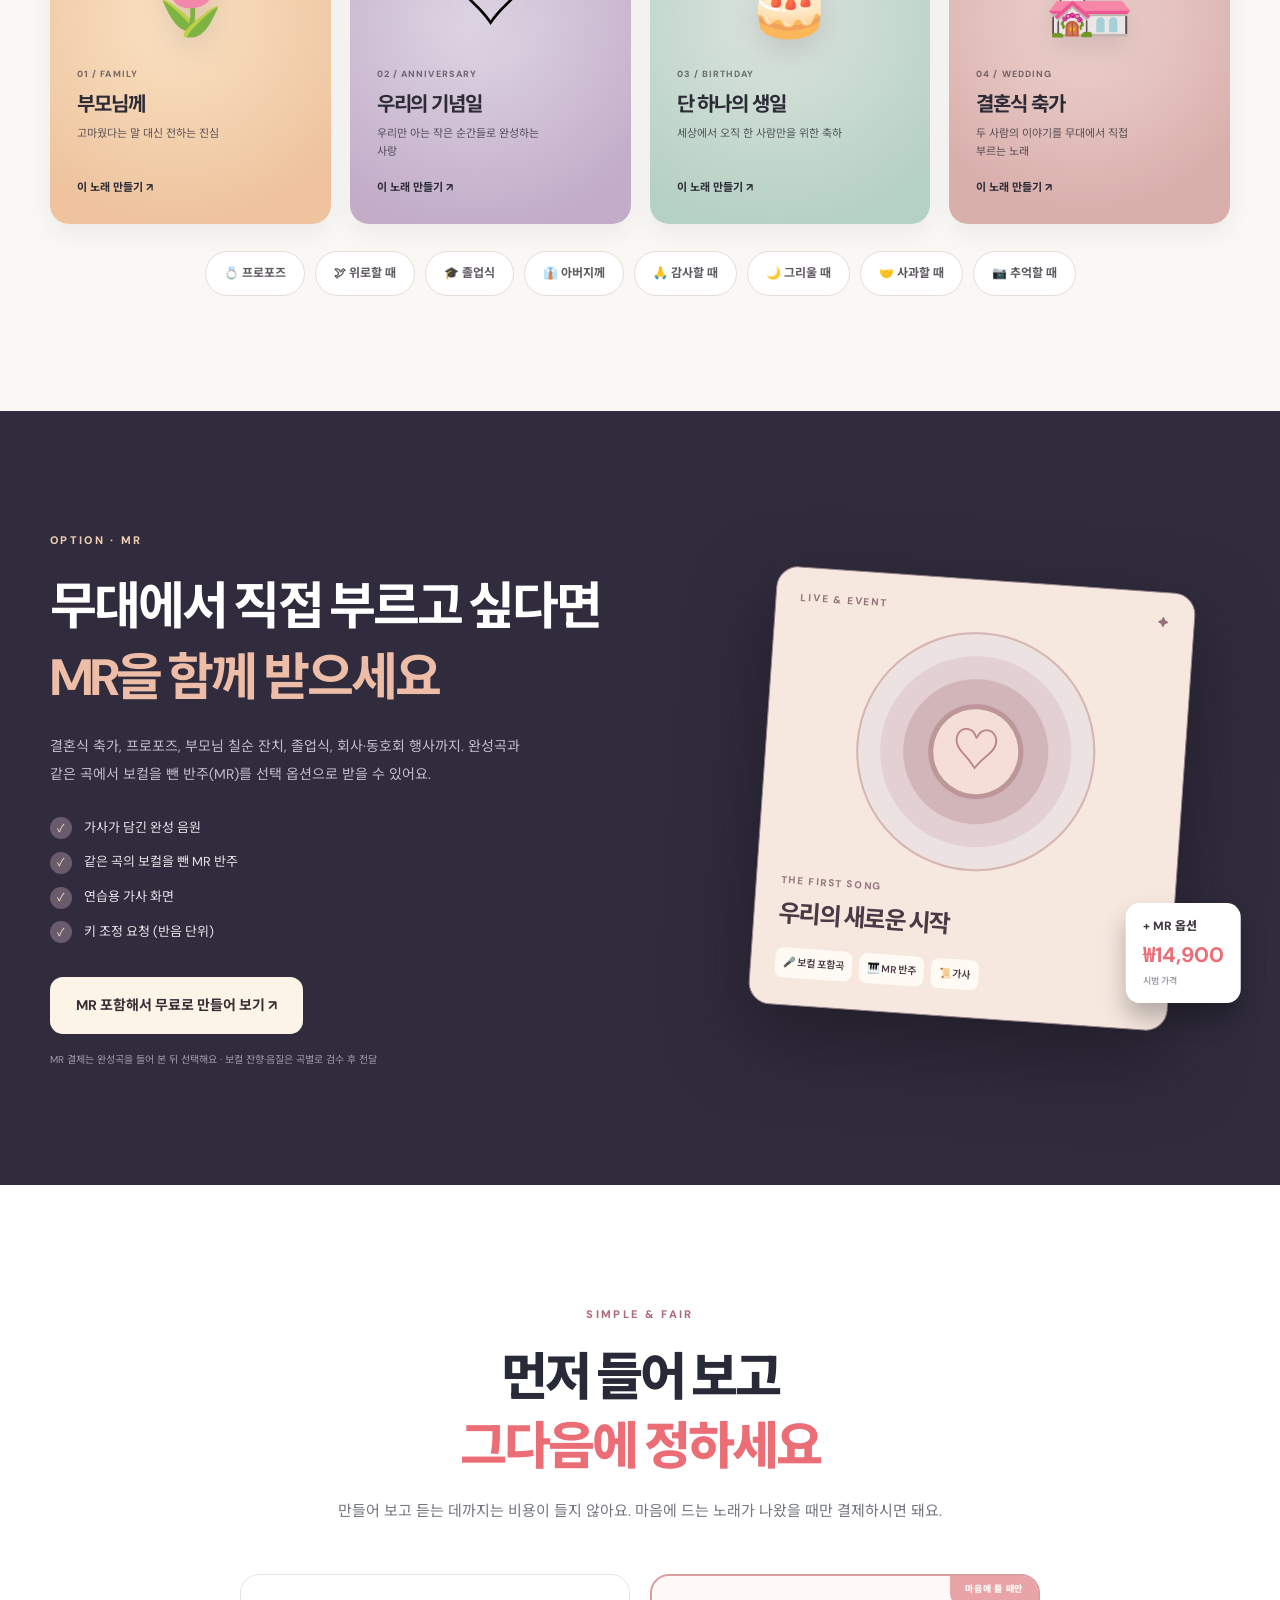
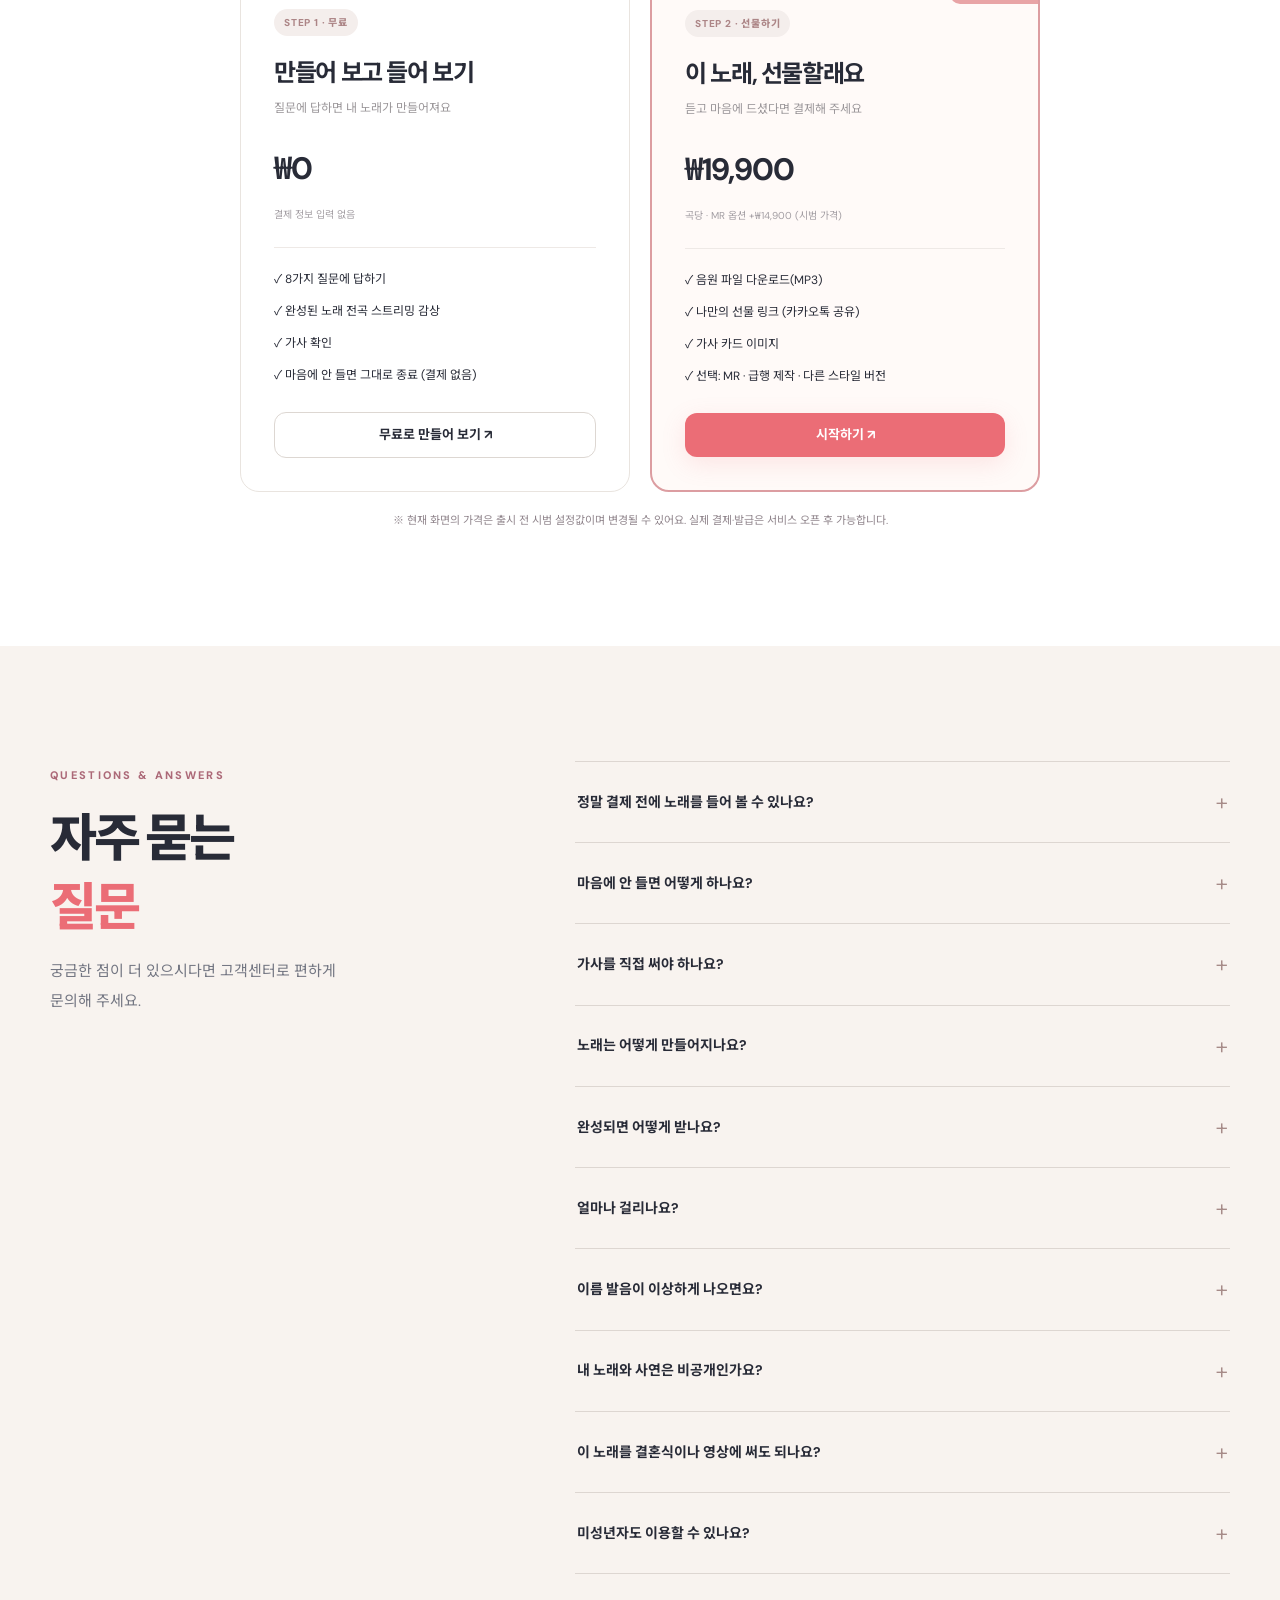
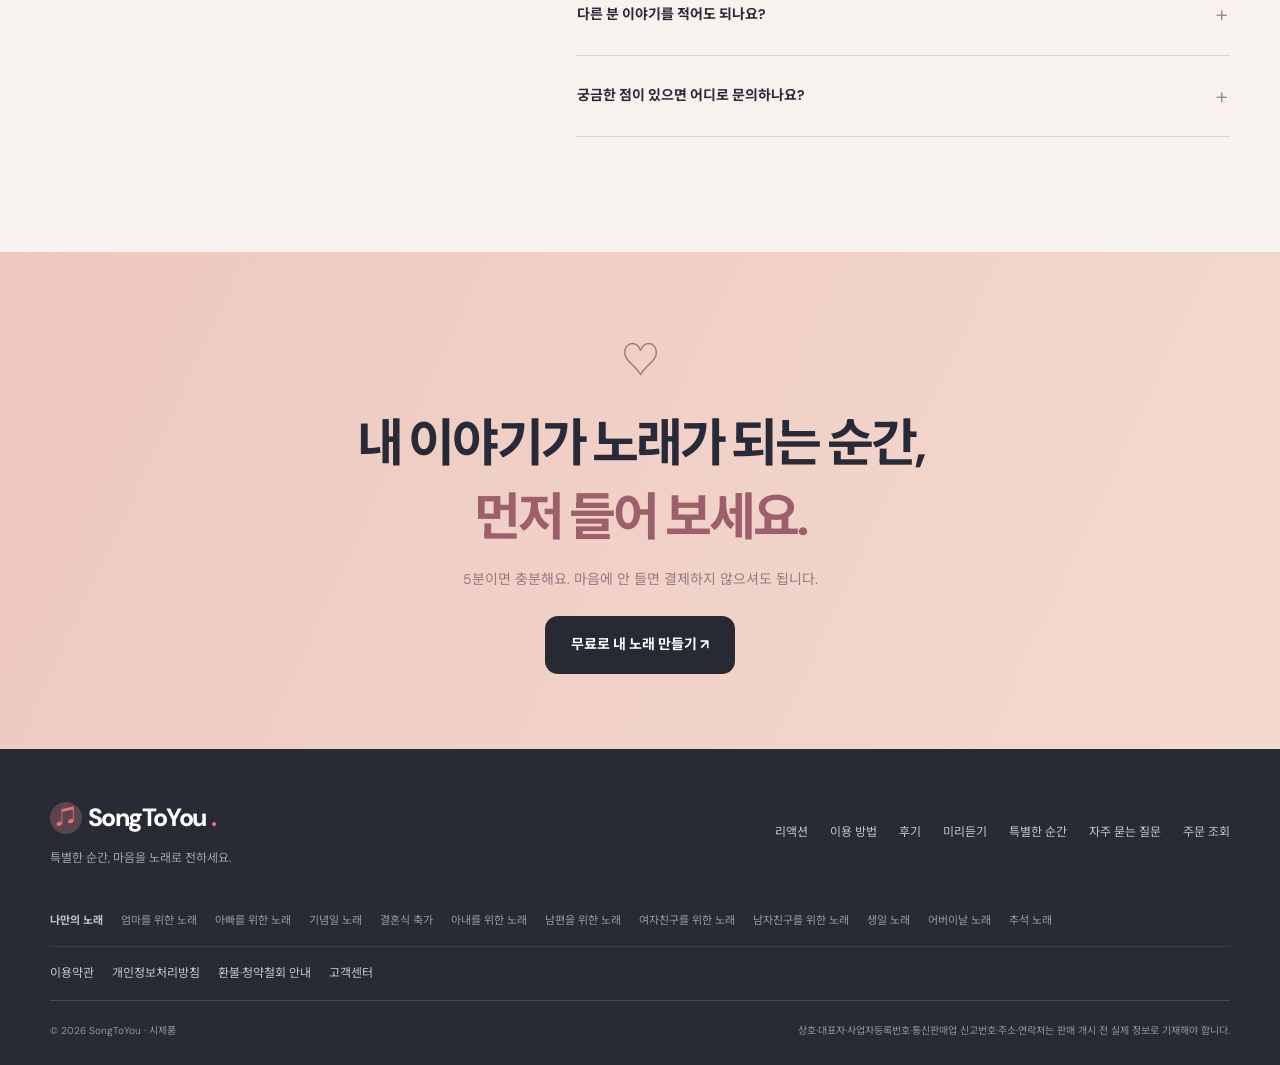
<file: songtoyou/index.html>
<!DOCTYPE html>
<html lang="ko">
<head>
<meta charset="utf-8"/>
<meta name="viewport" content="width=device-width, initial-scale=1"/>
<meta name="theme-color" content="#faf8f5"/>
<meta name="description" content="SongToYou · 질문에 답하면 세상에 하나뿐인 노래가 만들어져요. 먼저 들어 보고, 마음에 들 때만 결제하세요. 마음에 안 들면 결제하지 않아도 됩니다."/>
<title>SongToYou | 내 이야기로 만드는 단 하나의 노래 선물</title>
<link rel="preconnect" href="https://fonts.googleapis.com"/>
<link rel="preconnect" href="https://fonts.gstatic.com" crossorigin=""/>
<link rel="stylesheet" href="https://fonts.googleapis.com/css2?family=DM+Sans:wght@400;500;600;700&family=Noto+Sans+KR:wght@300;400;500;600;700;800&display=swap"/>
<link rel="stylesheet" href="./styles.css"/>
<link rel="stylesheet" href="./styles-v4.css"/>
</head>
<body>
<div class="prototype-bar" role="note"><span class="prototype-dot"></span> 시연용 시제품 · 실제 음악 생성·결제·발송은 아직 연결되지 않았어요</div>

<header class="site-header" id="top">
<div class="container nav-wrap">
<a class="brand" href="#top" aria-label="SongToYou 처음으로"><span class="brand-symbol">♫</span><span>SongToYou<span class="brand-period">.</span></span></a>
<nav class="desktop-nav" aria-label="주요 메뉴">
<a href="#reaction">리액션</a><a href="#how">이용 방법</a><a href="#reviews">후기</a><a href="#samples">미리듣기</a><a href="#occasions">특별한 순간</a><a href="#pricing">요금</a><a href="#faq">자주 묻는 질문</a><a href="./order-status.html">주문 조회</a>
</nav>
<button class="btn btn-dark nav-cta" data-open-order type="button">무료로 만들어 보기 <span>↗</span></button>
<button class="menu-toggle" id="menu-toggle" type="button" aria-label="메뉴 열기" aria-expanded="false"><span></span><span></span><span></span></button>
</div>
<div class="mobile-nav" id="mobile-nav"><a href="#reaction">리액션</a><a href="#how">이용 방법</a><a href="#reviews">후기</a><a href="#samples">미리듣기</a><a href="#occasions">특별한 순간</a><a href="#pricing">요금</a><a href="#faq">자주 묻는 질문</a><a href="./order-status.html">주문 조회</a><button class="btn btn-dark" data-open-order type="button">무료로 만들어 보기 ↗</button></div>
</header>

<main>
<!-- HERO: 릴스·스레드에서 넘어온 방문자를 위한 즉시 행동형 구성 -->
<section class="hero section-pad">
<div class="container hero-grid">
<div class="hero-copy">
<span class="hero-came-from">🎬 영상에서 보셨던 바로 그 노래</span>
<h1>우리 엄마 이야기로<br/><em>노래가 만들어져요.</em></h1>
<p>몇 가지 질문에 답하면 끝. 먼저 만들어서 들어 보고, <b>마음에 안 들면 결제하지 않아도 돼요.</b></p>
<div class="free-first-box">
<div><b>①</b> 질문 답하기 <small>약 5분</small></div><i>→</i>
<div><b>②</b> 내 노래 듣기 <small>무료</small></div><i>→</i>
<div><b>③</b> 마음에 들면 결제 <small>선택</small></div>
</div>
<div class="hero-actions"><button class="btn btn-coral btn-large" data-open-order type="button">무료로 내 노래 만들어 보기 <span>↗</span></button><a class="text-link" href="#samples">샘플 먼저 듣기 <span>↓</span></a></div>
<div class="hero-trust"><span><b>✓</b> 만들어 보는 건 무료</span><i></i><span><b>✓</b> 안 마음에 들면 결제 안 해도 됨</span><i></i><span><b>✓</b> 카카오톡으로 선물 전달</span></div>
</div>
<div class="hero-art" aria-label="노래 선물 미리보기">
<div class="orbit orbit-one"></div><div class="orbit orbit-two"></div>
<span class="floating-spark spark-one">✦</span><span class="floating-spark spark-two">✧</span>
<div class="tiny-stamp">A SONG<br/>FOR YOU <span>♡</span></div>
<article class="song-preview">
<div class="preview-art"><div class="vinyl-ring"><span class="record-center">♡</span></div><span class="preview-art-text">only one<br/>song</span></div>
<div class="song-preview-body"><span class="meta-label">A PERSONAL SONG</span><h2>나의 어머니, 순자 씨에게</h2><p>어머니께 · 어쿠스틱 발라드</p>
<div class="preview-audio"><button class="play-circle" id="hero-play" type="button" aria-label="시연 반주 재생"><span class="play-glyph">▶</span></button><div class="audio-wave" aria-hidden="true"><span></span><span></span><span></span><span></span><span></span><span></span><span></span><span></span><span></span><span></span><span></span><span></span><span></span><span></span><span></span><span></span><span></span><span></span><span></span><span></span><span></span><span></span><span></span><span></span></div><span class="audio-clock" id="hero-time">0:00</span></div>
<span class="audio-disclaimer">시연용 반주 · 실제 제작곡이 아니에요</span>
</div>
</article>
<div class="floating-bubble"><span>💌</span><div><strong>듣고 나서 결정하세요</strong><small>마음에 안 들면 결제 없이 끝</small></div></div>
</div>
</div>
</section>

<section class="moment-strip" aria-label="노래를 선물하는 순간"><div class="container strip-inner"><span>이런 순간에 많이 선물해요</span><strong>어머니</strong><span class="dot-sep">✦</span><strong>아버지</strong><span class="dot-sep">✦</span><strong>기념일</strong><span class="dot-sep">✦</span><strong>생일</strong><span class="dot-sep">✦</span><strong>결혼식</strong></div></section>

<!-- 리액션: 실제 영상은 동의받은 것만 교체해서 사용 -->
<section class="reaction-section section-pad" id="reaction"><div class="container reaction-grid">
<div><span class="eyebrow">THE REACTION</span><h2>그냥 노래를 틀었을 뿐인데<br/><em>이런 표정이 돼요.</em></h2><p>릴스와 스레드에서 보셨던 그 순간. 처음 듣는 사람의 얼굴이 바뀌는 장면은 이야기가 가사에 그대로 담겼을 때 나와요.</p><div class="reaction-notice"><span>🎬</span><p><strong>이 자리의 영상은 촬영·공개를 허락해 주신 분들의 리액션으로만 채웁니다.</strong><br/>출연하신 모든 분께 동의를 받고, 홍보에 쓸 때는 사용 범위를 따로 확인해요.</p></div><button class="text-link dark-link" data-open-order type="button">나도 선물 만들어 보기 ↗</button></div>
<div class="reaction-preview">
<div class="reaction-tile tile-a"><span class="tile-number">01</span><span class="frame-icon">♡</span><span>어머니께 전하는 노래</span><small>리액션 영상 자리</small></div>
<div class="reaction-tile tile-b"><span class="tile-number">02</span><span class="frame-icon">♫</span><span>결혼기념일 깜짝 선물</span><small>리액션 영상 자리</small></div>
<div class="reaction-tile tile-c"><span class="tile-number">03</span><span class="frame-icon">✦</span><span>아버지 생신</span><small>리액션 영상 자리</small></div>
<div class="reaction-tile tile-new"><span class="tile-number">04</span><span class="frame-icon">✉</span><span>친구에게 전하는 고마움</span><small>리액션 영상 자리</small></div>
<div class="reaction-tile tile-new"><span class="tile-number">05</span><span class="frame-icon">💐</span><span>프로포즈</span><small>리액션 영상 자리</small></div>
<div class="reaction-tile tile-new"><span class="tile-number">06</span><span class="frame-icon">🎁</span><span>남자친구 생일</span><small>리액션 영상 자리</small></div></div>
</div></section>

<section class="how-section section-pad" id="how"><div class="container"><div class="section-heading center"><span class="eyebrow">HOW IT WORKS</span><h2>이야기만 들려주세요.<br/><em>나머지는 저희가 할게요.</em></h2><p>음악을 몰라도, 글솜씨가 없어도 괜찮아요. 질문에 답하는 것만으로 시작돼요.</p></div>
<div class="steps-grid">
<div class="step-card"><span class="step-n">01</span><span class="step-icon">✍️</span><h3>질문에 답해 주세요</h3><p>누구에게 주는 선물인지, 기억에 남는 순간은 무엇인지. 생각나는 대로 적으면 충분해요.</p></div>
<div class="step-card"><span class="step-n">02</span><span class="step-icon">🎼</span><h3>가사가 만들어져요</h3><p>적어 주신 이야기와 이름을 살려 세상에 하나뿐인 가사를 구성해요.</p></div>
<div class="step-card"><span class="step-n">03</span><span class="step-icon">🎧</span><h3>먼저 들어 보세요 (무료)</h3><p>장르와 보컬을 고르면 노래가 완성돼요. 결제 전에 처음부터 끝까지 들어 볼 수 있어요.</p></div>
<div class="step-card"><span class="step-n">04</span><span class="step-icon">💝</span><h3>마음에 들면 선물하세요</h3><p>결제하시면 선물 링크가 열려요. 카카오톡으로 보내면 함께 듣는 순간이 선물이 돼요.</p></div>
</div>
<div class="center-cta"><button class="btn btn-coral btn-large" data-open-order type="button">무료로 만들어 보기 ↗</button><small>마음에 안 들면 결제하지 않으셔도 돼요</small></div>
</div></section>

<section class="social-proof section-pad" id="reviews"><div class="container"><div class="section-heading center"><span class="eyebrow">THE STORIES</span><h2>한 곡에 담긴<br/><em>진짜 마음</em></h2><p>지금 보이는 카드는 이용 장면을 보여 주는 <b>예시</b>예요. 서비스 오픈 후 본인 허락을 받은 실제 후기만 올립니다.</p></div>
<div class="reviews-grid">
<article class="review-card"><span class="review-star">♡</span><h3>부모님 생신에</h3><p>엄마가 자주 하시던 말, 같이 갔던 여행, 식탁 위의 평범한 저녁. 말로는 못 했던 고마움이 가사가 되는 선물.</p><small>실제 후기 아님 · 활용 장면 예시</small></article>
<article class="review-card"><span class="review-star">♫</span><h3>결혼기념일에</h3><p>처음 만난 곳, 둘만 아는 별명, 싸우고 화해했던 날까지. 우리만의 기록이 한 곡이 돼요.</p><small>실제 후기 아님 · 활용 장면 예시</small></article>
<article class="review-card"><span class="review-star">✦</span><h3>생일 깜짝 선물로</h3><p>케이크 옆에서 이름이 불리는 순간. 쑥스러워하다 웃고, 웃다가 울게 되는 그 장면.</p><small>실제 후기 아님 · 활용 장면 예시</small></article>
</div></div></section>

<section class="section-pad samples" id="samples"><div class="container samples-grid">
<div><span class="eyebrow">A LITTLE PREVIEW</span><h2>내 이야기가<br/><em>노래가 되면 어떨까요?</em></h2><p>상황을 고르면 어울리는 분위기를 확인할 수 있어요. 아래 재생기는 시연용 반주이며, 실제 제작곡은 주문 후 들어 보실 수 있어요.</p>
<div class="sample-tabs" role="tablist" aria-label="노래 장면 선택">
<button class="sample-tab active" data-sample="mother" role="tab" aria-selected="true" type="button">🌷 어머니께</button>
<button class="sample-tab" data-sample="anniversary" role="tab" aria-selected="false" type="button">♡ 기념일</button>
<button class="sample-tab" data-sample="birthday" role="tab" aria-selected="false" type="button">🎂 생일</button>
<button class="sample-tab" data-sample="thanks" role="tab" aria-selected="false" type="button">🙏 감사</button>
<button class="sample-tab" data-sample="wedding" role="tab" aria-selected="false" type="button">💒 결혼식</button>
<button class="sample-tab" data-sample="comfort" role="tab" aria-selected="false" type="button">🕊 위로</button>
<button class="sample-tab" data-sample="father" role="tab" aria-selected="false" type="button">👔 아버지께</button>
<button class="sample-tab" data-sample="graduation" role="tab" aria-selected="false" type="button">🎓 졸업식</button></div>
<div class="sample-description"><span id="sample-label">어머니께 · 발라드</span><h3 id="sample-title">나의 어머니, 순자 씨에게</h3><p id="sample-description">모든 것을 내어주신 엄마에게, 말로는 다 못 한 마음을 노래로 전해 보세요.</p></div>
<button class="btn btn-dark" id="sample-create" type="button">이 분위기로 무료 제작 ↗</button>
</div>
<div class="sample-player"><div class="sample-player-glow"></div><div class="sample-cover"><span>THE SOUND<br/>OF US.</span><b>♬</b></div><div class="sample-player-meta"><div><strong id="sample-player-title">나의 어머니, 순자 씨에게</strong><small>사이트 시연용 오리지널 반주</small></div><span>DEMO</span></div><div class="player-controls"><button class="play-circle big" id="sample-play" type="button" aria-label="시연 반주 재생"><span class="play-glyph">▶</span></button><input id="sample-progress" type="range" min="0" max="100" step="1" value="0" aria-label="재생 위치"/><span id="sample-time">0:00 / 0:00</span></div></div>
</div></section>

<section class="section-pad occasions" id="occasions"><div class="container">
<div class="section-heading center"><span class="eyebrow">EVERY MOMENT MATTERS</span><h2>마음이 있는 곳에는<br/><em>노래가 있어요</em></h2><p>기쁜 날도, 미안한 날도, 이유 없이 전하고 싶은 날도.</p></div>
<div class="occasion-grid">
<button class="occasion-card occasion-parents" data-occasion="부모님께" type="button"><span class="occasion-symbol">🌷</span><div class="occasion-bottom"><span>01 / FAMILY</span><h3>부모님께</h3><p>고마웠다는 말 대신 전하는 진심</p><b>이 노래 만들기 ↗</b></div></button>
<button class="occasion-card occasion-love" data-occasion="기념일" type="button"><span class="occasion-symbol">♡</span><div class="occasion-bottom"><span>02 / ANNIVERSARY</span><h3>우리의 기념일</h3><p>우리만 아는 작은 순간들로 완성하는 사랑</p><b>이 노래 만들기 ↗</b></div></button>
<button class="occasion-card occasion-birthday" data-occasion="생일" type="button"><span class="occasion-symbol">🎂</span><div class="occasion-bottom"><span>03 / BIRTHDAY</span><h3>단 하나의 생일</h3><p>세상에서 오직 한 사람만을 위한 축하</p><b>이 노래 만들기 ↗</b></div></button>
<button class="occasion-card occasion-wedding" data-occasion="결혼식" type="button"><span class="occasion-symbol">💒</span><div class="occasion-bottom"><span>04 / WEDDING</span><h3>결혼식 축가</h3><p>두 사람의 이야기를 무대에서 직접 부르는 노래</p><b>이 노래 만들기 ↗</b></div></button>
</div>
<div class="occasion-pills"><button data-occasion="프로포즈" type="button">💍 프로포즈</button><button data-occasion="위로" type="button">🕊 위로할 때</button><button data-occasion="졸업" type="button">🎓 졸업식</button><button data-occasion="아버지께" type="button">👔 아버지께</button><button data-occasion="감사" type="button">🙏 감사할 때</button><button data-occasion="그리움" type="button">🌙 그리울 때</button><button data-occasion="사과" type="button">🤝 사과할 때</button><button data-occasion="추억" type="button">📷 추억할 때</button></div>
</div></section>

<section class="wedding-section section-pad" id="wedding"><div class="container wedding-grid">
<div class="wedding-copy"><span class="eyebrow peach">OPTION · MR</span><h2>무대에서 직접 부르고 싶다면<br/><em>MR을 함께 받으세요</em></h2><p>결혼식 축가, 프로포즈, 부모님 칠순 잔치, 졸업식, 회사·동호회 행사까지. 완성곡과 같은 곡에서 보컬을 뺀 반주(MR)를 선택 옵션으로 받을 수 있어요.</p><ul class="wedding-benefits"><li><span>✓</span> 가사가 담긴 완성 음원</li><li><span>✓</span> 같은 곡의 보컬을 뺀 MR 반주</li><li><span>✓</span> 연습용 가사 화면</li><li><span>✓</span> 키 조정 요청 (반음 단위)</li></ul><button class="btn btn-cream btn-large" data-open-wedding type="button">MR 포함해서 무료로 만들어 보기 ↗</button><p class="disclaimer-light">MR 결제는 완성곡을 들어 본 뒤 선택해요 · 보컬 잔향·음질은 곡별로 검수 후 전달</p></div>
<div class="wedding-product"><div class="wedding-product-top"><span>LIVE &amp; EVENT</span><b>✦</b></div><div class="wedding-record"><div><span class="record-middle">♡</span></div></div><div class="wedding-product-bottom"><span>THE FIRST SONG</span><strong>우리의 새로운 시작</strong><div class="stem-pills"><span>🎤 보컬 포함곡</span><span>🎹 MR 반주</span><span>📜 가사</span></div></div><div class="mr-callout">+ MR 옵션 <b>₩14,900</b><small>시범 가격</small></div></div>
</div></section>

<section class="pricing-section section-pad" id="pricing"><div class="container"><div class="section-heading center"><span class="eyebrow">SIMPLE &amp; FAIR</span><h2>먼저 들어 보고<br/><em>그다음에 정하세요</em></h2><p>만들어 보고 듣는 데까지는 비용이 들지 않아요. 마음에 드는 노래가 나왔을 때만 결제하시면 돼요.</p></div>
<div class="pricing-grid">
<article class="price-card"><span class="price-badge">STEP 1 · 무료</span><h3>만들어 보고 들어 보기</h3><p>질문에 답하면 내 노래가 만들어져요</p><div class="price"><strong>₩0</strong><small>결제 정보 입력 없음</small></div><ul><li>✓ 8가지 질문에 답하기</li><li>✓ 완성된 노래 전곡 스트리밍 감상</li><li>✓ 가사 확인</li><li>✓ 마음에 안 들면 그대로 종료 (결제 없음)</li></ul><button class="btn btn-outline" data-open-order type="button">무료로 만들어 보기 ↗</button></article>
<article class="price-card featured"><div class="featured-ribbon">마음에 들 때만</div><span class="price-badge">STEP 2 · 선물하기</span><h3>이 노래, 선물할래요</h3><p>듣고 마음에 드셨다면 결제해 주세요</p><div class="price"><strong>₩19,900</strong><small>곡당 · MR 옵션 +₩14,900 (시범 가격)</small></div><ul><li>✓ 음원 파일 다운로드(MP3)</li><li>✓ 나만의 선물 링크 (카카오톡 공유)</li><li>✓ 가사 카드 이미지</li><li>✓ 선택: MR · 급행 제작 · 다른 스타일 버전</li></ul><button class="btn btn-coral" data-open-order type="button">시작하기 ↗</button></article>
</div><p class="price-notice">※ 현재 화면의 가격은 출시 전 시범 설정값이며 변경될 수 있어요. 실제 결제·발급은 서비스 오픈 후 가능합니다.</p></div></section>

<section class="faq-section section-pad" id="faq"><div class="container faq-grid"><div><span class="eyebrow">QUESTIONS &amp; ANSWERS</span><h2>자주 묻는<br/><em>질문</em></h2><p>궁금한 점이 더 있으시다면 고객센터로 편하게 문의해 주세요.</p></div>
<div class="faq-list">
<details><summary>정말 결제 전에 노래를 들어 볼 수 있나요?<span>+</span></summary><p>네. 질문에 답하고 나면 완성된 노래를 처음부터 끝까지 스트리밍으로 들어 보실 수 있어요. 마음에 들면 결제하고, 아니라면 아무것도 하지 않으셔도 돼요. 요금이 청구되지 않습니다. 다만 음원 파일 다운로드와 선물 링크, MR 등은 결제 후 이용할 수 있어요.</p></details>
<details><summary>마음에 안 들면 어떻게 하나요?<span>+</span></summary><p>두 가지 방법이 있어요. 가사나 장르, 보컬 목소리를 바꿔 한 번 더 만들어 볼 수 있고, 그래도 아니라면 결제 없이 그냥 닫으시면 됩니다. 결제를 하셨다면 환불 규정은 이용약관을 참고해 주세요.</p></details>
<details><summary>가사를 직접 써야 하나요?<span>+</span></summary><p>아니요. 질문에 떠오르는 대로 답만 해 주세요. 이름, 기억에 남는 장면, 전하고 싶은 한마디가 있으면 충분해요. 문장이 매끄럽지 않아도 괜찮아요.</p></details>
<details><summary>노래는 어떻게 만들어지나요?<span>+</span></summary><p>적어 주신 이야기를 바탕으로 AI가 가사와 음악을 만들고, 내부 검수를 거쳐 전달하는 방식으로 운영할 예정이에요. (시연 단계에서는 실제 제작이 연결되어 있지 않아요.) 사람이 모든 과정을 직접 작곡한다고 안내하지 않습니다.</p></details>
<details><summary>완성되면 어떻게 받나요?<span>+</span></summary><p>카카오톡 알림톡, 문자, 이메일 중 선택하신 방법으로 개인 링크를 보내드려요. 링크에서 노래를 듣고, 결제 후에는 다운로드하거나 선물 받을 분께 링크를 공유할 수 있어요.</p></details>
<details><summary>얼마나 걸리나요?<span>+</span></summary><p>목표는 주문 후 몇 시간 이내이며, 급행 옵션을 선택하면 더 빠르게 만들어 드릴 예정이에요. 실제 소요 시간은 서비스 오픈 후 정확히 안내합니다.</p></details>
<details><summary>이름 발음이 이상하게 나오면요?<span>+</span></summary><p>이름이 특이하다면 주문 시 ‘발음 메모’에 적어 주세요(예: 윤슬 → 윤슬). 들어 보고 어색하면 수정 요청으로 바로잡을 수 있어요.</p></details>
<details><summary>내 노래와 사연은 비공개인가요?<span>+</span></summary><p>네. 완성된 노래는 링크를 아는 사람만 들을 수 있는 개인 페이지에 담겨요. 직접 공유하지 않으면 공개되지 않으며, 입력하신 사연은 노래 제작 목적으로만 사용해요. 자세한 내용은 개인정보처리방침을 확인해 주세요.</p></details>
<details><summary>이 노래를 결혼식이나 영상에 써도 되나요?<span>+</span></summary><p>개인적인 선물, 결혼식·가족 행사 상영과 축가 용도로 사용할 수 있도록 이용 범위를 정할 예정이에요. 유튜브 수익화나 상업 광고 등 영리 목적 사용은 이용약관에서 별도로 안내합니다. 정식 오픈 전 최종 사용 범위를 확정해요.</p></details>
<details><summary>미성년자도 이용할 수 있나요?<span>+</span></summary><p>결제는 만 19세 이상 또는 법정대리인 동의가 있는 경우에 가능해요. 만 14세 미만의 개인정보는 법정대리인 동의 없이 수집하지 않습니다.</p></details>
<details><summary>다른 분 이야기를 적어도 되나요?<span>+</span></summary><p>선물 받는 분의 이름과 간단한 사연은 적으셔도 돼요. 다만 주민등록번호·계좌번호·연락처처럼 민감한 정보나, 타인을 비방하는 내용은 적지 말아 주세요.</p></details>
<details><summary>궁금한 점이 있으면 어디로 문의하나요?<span>+</span></summary><p>고객센터 이메일(support@songtoyou.example) 또는 카카오톡 채널로 문의해 주세요. (시연용 주소이며, 오픈 전 실제 연락처로 교체합니다.)</p></details>
</div></div></section>

<section class="final-cta"><div class="container final-cta-inner"><span>♡</span><h2>내 이야기가 노래가 되는 순간,<br/><em>먼저 들어 보세요.</em></h2><p>5분이면 충분해요. 마음에 안 들면 결제하지 않으셔도 됩니다.</p><button class="btn btn-dark btn-large" data-open-order type="button">무료로 내 노래 만들기 ↗</button></div></section>
</main>

<footer class="site-footer"><div class="container footer-top"><div><a class="brand" href="#top"><span class="brand-symbol">♫</span>SongToYou<span class="brand-period">.</span></a><p>특별한 순간, 마음을 노래로 전하세요.</p></div>
<div class="footer-links"><a href="#reaction">리액션</a><a href="#how">이용 방법</a><a href="#reviews">후기</a><a href="#samples">미리듣기</a><a href="#occasions">특별한 순간</a><a href="#faq">자주 묻는 질문</a><a href="./order-status.html">주문 조회</a></div></div>
<div class="container footer-seo"><b>나만의 노래</b><a href="#occasions">엄마를 위한 노래</a><a href="#occasions">아빠를 위한 노래</a><a href="#occasions">기념일 노래</a><a href="#occasions">결혼식 축가</a><a href="#occasions">아내를 위한 노래</a><a href="#occasions">남편을 위한 노래</a><a href="#occasions">여자친구를 위한 노래</a><a href="#occasions">남자친구를 위한 노래</a><a href="#occasions">생일 노래</a><a href="#occasions">어버이날 노래</a><a href="#occasions">추석 노래</a></div>
<div class="container footer-legal"><a href="./terms.html">이용약관</a><a href="./privacy.html">개인정보처리방침</a><a href="./refund.html">환불·청약철회 안내</a><a href="mailto:support@songtoyou.example">고객센터</a></div>
<div class="container footer-bottom"><span>© 2026 SongToYou · 시제품</span><span>상호·대표자·사업자등록번호·통신판매업 신고번호·주소·연락처는 판매 개시 전 실제 정보로 기재해야 합니다.</span></div></footer>

<!-- 모바일 하단 고정 CTA -->
<div class="sticky-cta" id="sticky-cta"><button class="btn btn-coral" data-open-order type="button">무료로 내 노래 만들어 보기 ↗</button><small>마음에 안 들면 결제 안 해도 돼요</small></div>

<dialog class="order-dialog" id="order-dialog" aria-labelledby="order-title"><div class="dialog-shell"><div class="dialog-head"><a class="brand small-brand" href="#top"><span class="brand-symbol">♫</span>SongToYou<span class="brand-period">.</span></a><button class="close-btn" id="order-close" type="button" aria-label="닫기">✕</button></div>
<div class="order-layout"><div class="order-main"><div class="order-topline"><span id="order-step-label">1/8</span><span id="order-free-tag">무료 · 결제 정보 입력 없음</span></div><div class="progress-track"><span id="order-progress"></span></div><h2 id="order-title"></h2><p class="order-subtitle" id="order-subtitle"></p>
<form id="order-form" novalidate><div id="order-fields"></div><p class="field-error" id="order-error" role="alert" aria-live="polite"></p><div class="order-actions"><button class="btn btn-outline" id="order-back" type="button">이전</button><button class="btn btn-coral" id="order-next" type="submit">다음 →</button></div></form></div>
<aside class="order-summary"><div class="order-summary-art">✦<span>당신의 이야기가<br/>노래가 되는 중</span></div><h3>나의 노래 선물</h3><div id="live-summary"></div><hr/><div class="summary-total"><span>지금 결제할 금액</span><strong id="summary-total">₩0</strong></div><small>만들어 보고 듣는 것까지는 무료예요. 마음에 드는 경우에만 결제 단계로 넘어가요.</small></aside></div></div></dialog>

<dialog class="gift-dialog" id="gift-dialog" aria-labelledby="gift-title"><div class="gift-shell"><button class="close-btn" id="gift-close" type="button" aria-label="닫기">✕</button><div class="gift-heart">♡</div><small>A SONG JUST FOR YOU</small><h2 id="gift-title">당신에게 전하는 노래</h2><p id="gift-subtitle"></p><div class="gift-lyric"><span>♪ 샘플 가사 (예시)</span><p>오래된 사진 속 웃음처럼<br/>마음 한켠에 늘 있었던 사람<br/>다 말하지 못한 오늘의 고마움을<br/>이 노래에 살짝 얹어 보내요</p></div><button class="btn btn-coral" id="gift-play" type="button">시연용 반주 듣기 ▶</button><p class="gift-note">실제 제작된 노래가 아닌 선물 페이지 형태 미리보기예요.</p></div></dialog>

<audio id="sample-audio" preload="metadata" src="./assets/preview-demo.mp3"></audio>
<script src="./app.js" defer></script>
</body>
</html>
</file>
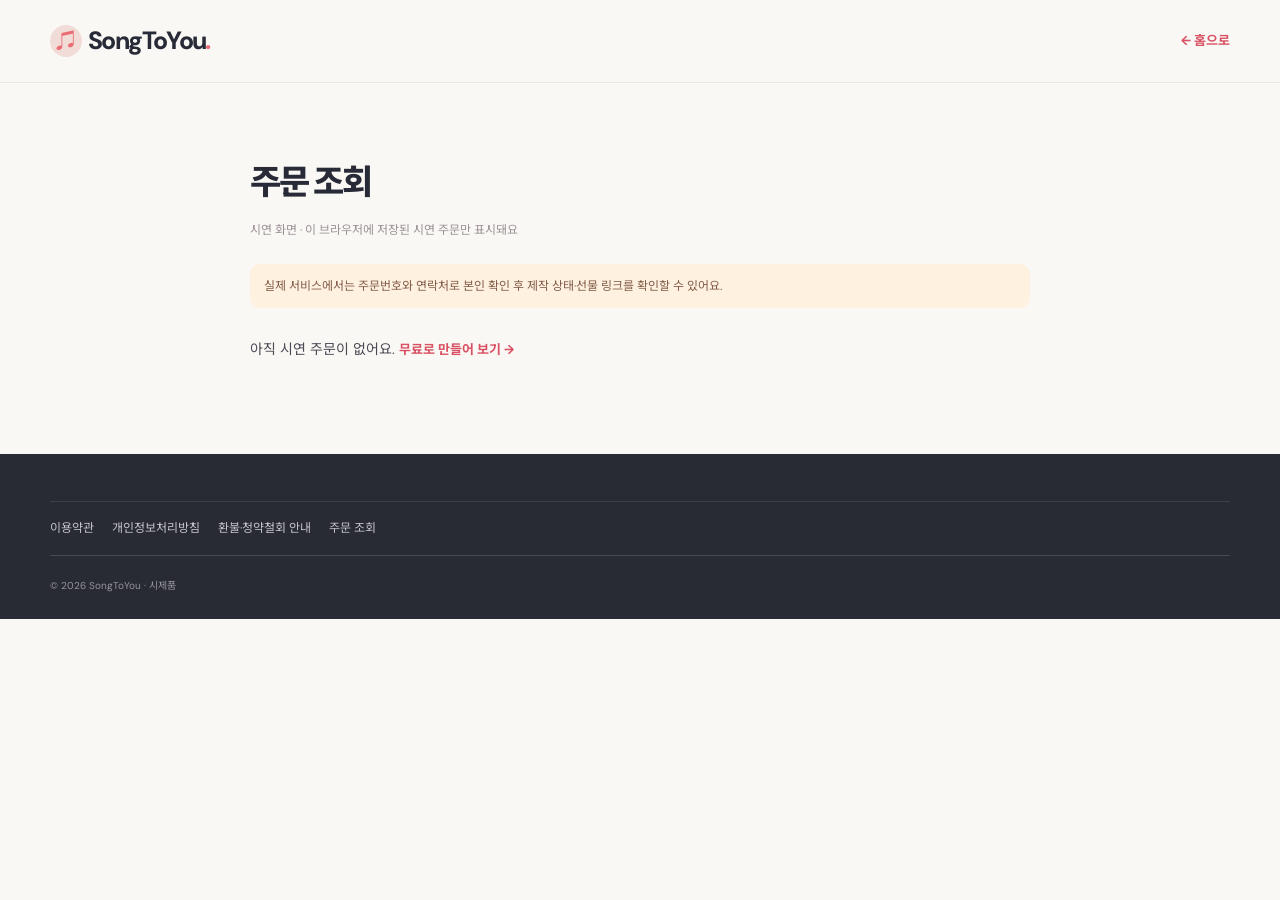
<file: songtoyou/order-status.html>
<!DOCTYPE html><html lang="ko"><head><meta charset="utf-8"/><meta name="viewport" content="width=device-width, initial-scale=1"/><title>주문 조회 | SongToYou</title><link rel="stylesheet" href="https://fonts.googleapis.com/css2?family=DM+Sans:wght@400;700&family=Noto+Sans+KR:wght@400;500;700;800&display=swap"/><link rel="stylesheet" href="./styles.css"/><link rel="stylesheet" href="./styles-v4.css"/></head><body><header class="site-header"><div class="container nav-wrap"><a class="brand" href="./index.html"><span class="brand-symbol">♫</span><span>SongToYou<span class="brand-period">.</span></span></a><a class="doc-back" href="./index.html">← 홈으로</a></div></header><main class="container"><div class="doc-wrap"><h1>주문 조회</h1><p class="upd">시연 화면 · 이 브라우저에 저장된 시연 주문만 표시돼요</p>
<div class="draft">실제 서비스에서는 주문번호와 연락처로 본인 확인 후 제작 상태·선물 링크를 확인할 수 있어요.</div>
<div id="orders"></div>
<script>
(function(){var box=document.getElementById('orders'),list=[];try{list=JSON.parse(localStorage.getItem('songtoyou-demo-orders')||'[]')}catch(e){}
var esc=function(s){return String(s==null?'':s).replace(/[&<>"']/g,function(c){return{'&':'&amp;','<':'&lt;','>':'&gt;','"':'&quot;',"'":'&#39;'}[c]})};
box.innerHTML=list.length?list.map(function(o){return '<div class="status-card"><b>'+esc(o.id)+' · '+esc(o.recipient)+'님께 전하는 '+esc(o.occasion)+' 노래</b><small>'+esc(o.status)+' · ₩'+Number(o.total).toLocaleString('ko-KR')+'</small></div>'}).join(''):'<p>아직 시연 주문이 없어요. <a class="doc-back" href="./index.html">무료로 만들어 보기 →</a></p>';})();
</script>
</div></main><footer class="site-footer"><div class="container footer-legal"><a href="./terms.html">이용약관</a><a href="./privacy.html">개인정보처리방침</a><a href="./refund.html">환불·청약철회 안내</a><a href="./order-status.html">주문 조회</a></div><div class="container footer-bottom"><span>© 2026 SongToYou · 시제품</span></div></footer></body></html>
</file>
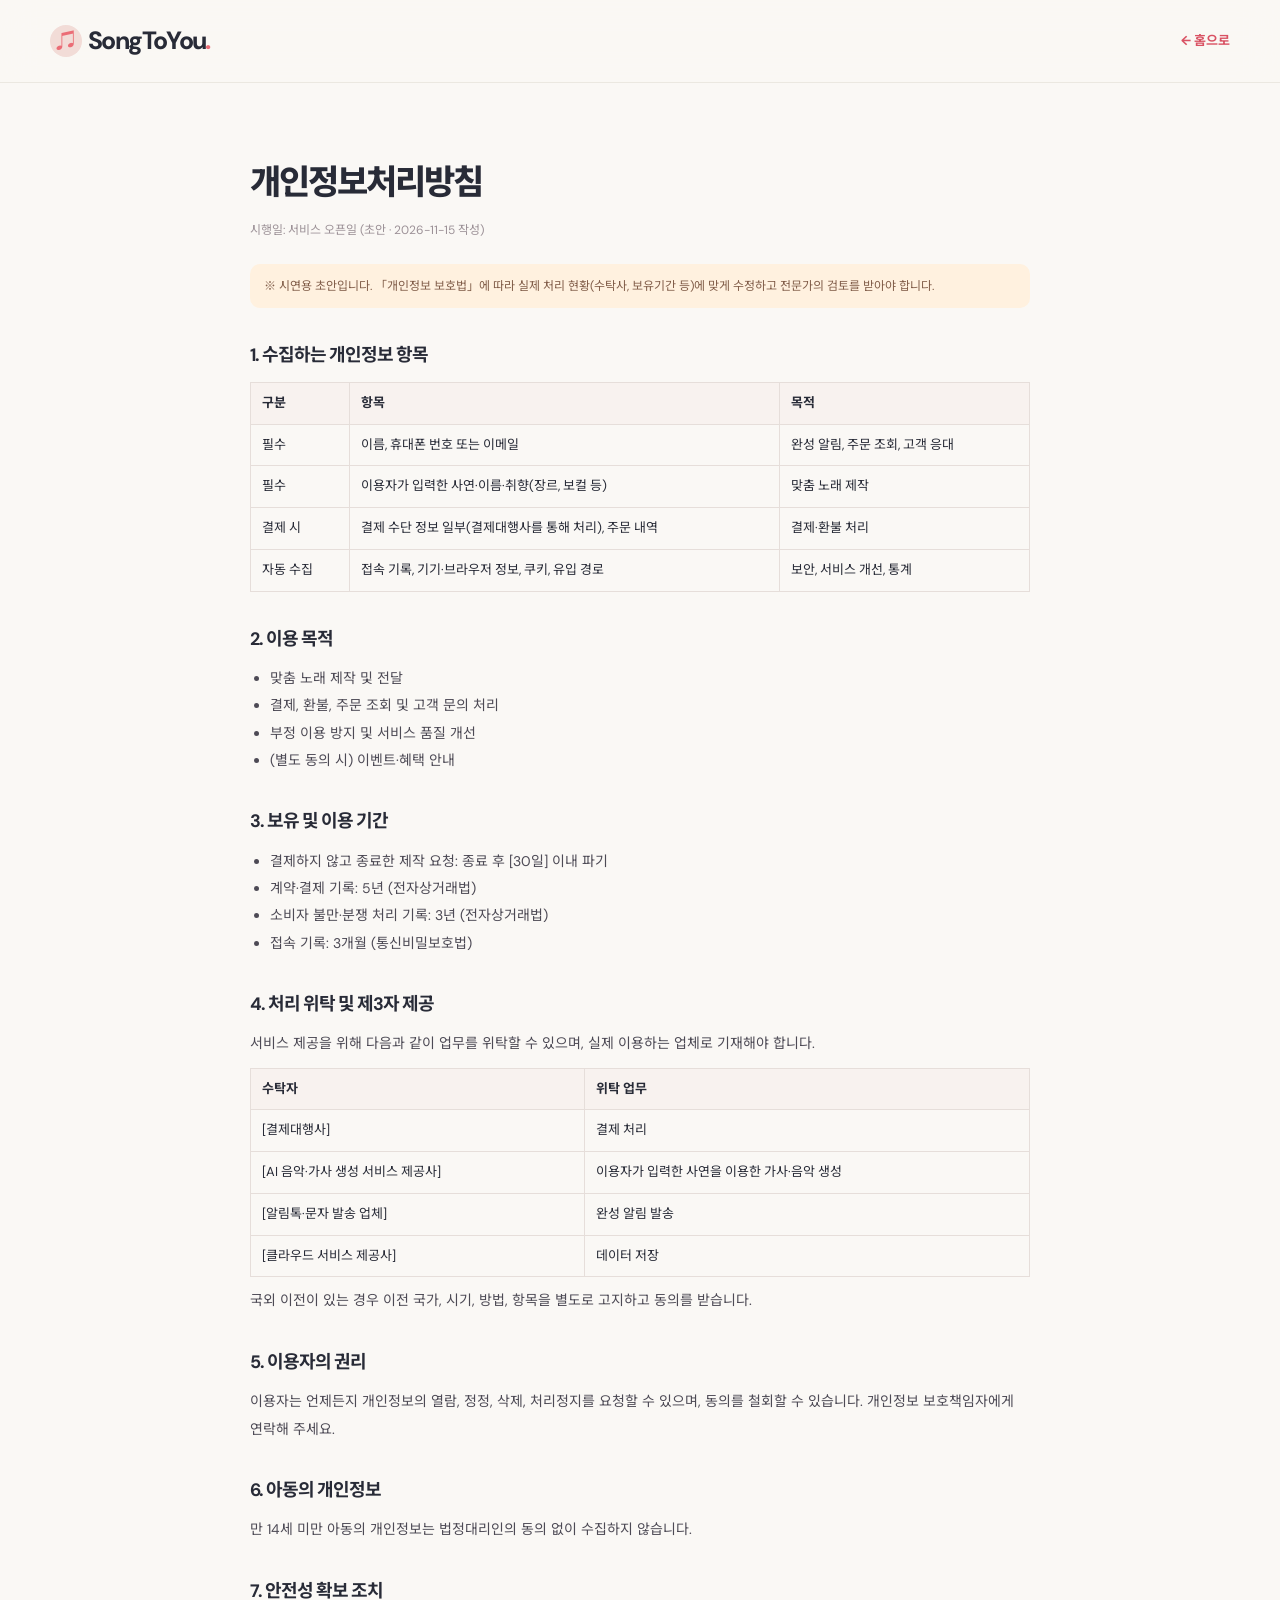
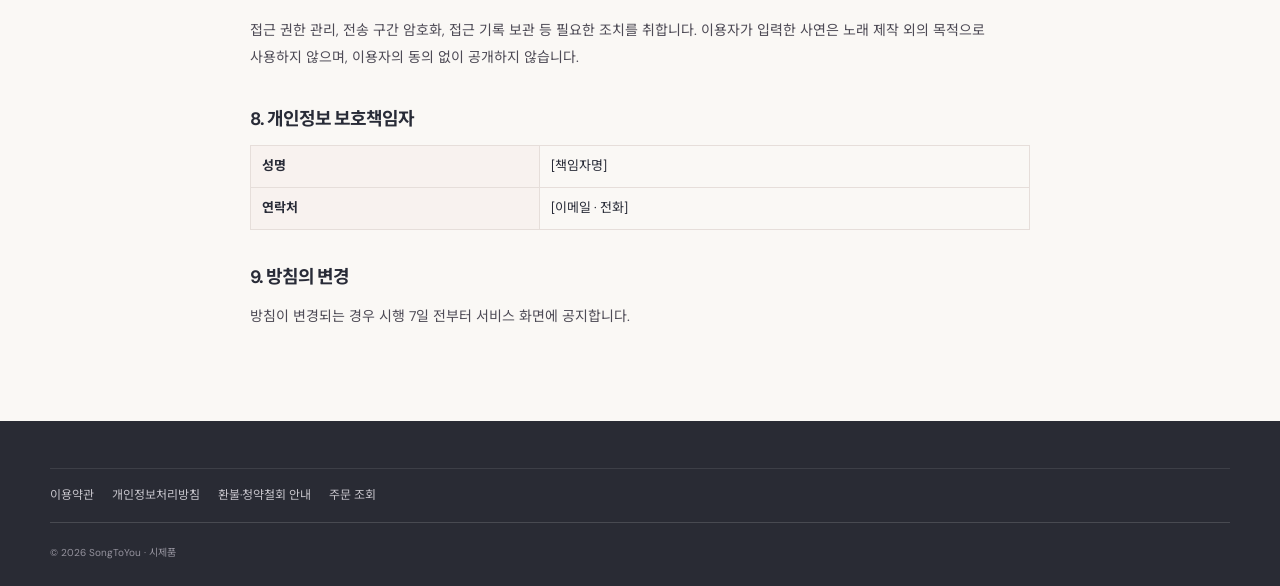
<file: songtoyou/privacy.html>
<!DOCTYPE html><html lang="ko"><head><meta charset="utf-8"/><meta name="viewport" content="width=device-width, initial-scale=1"/><title>개인정보처리방침 | SongToYou</title><link rel="stylesheet" href="https://fonts.googleapis.com/css2?family=DM+Sans:wght@400;700&family=Noto+Sans+KR:wght@400;500;700;800&display=swap"/><link rel="stylesheet" href="./styles.css"/><link rel="stylesheet" href="./styles-v4.css"/></head><body><header class="site-header"><div class="container nav-wrap"><a class="brand" href="./index.html"><span class="brand-symbol">♫</span><span>SongToYou<span class="brand-period">.</span></span></a><a class="doc-back" href="./index.html">← 홈으로</a></div></header><main class="container"><div class="doc-wrap"><h1>개인정보처리방침</h1><p class="upd">시행일: 서비스 오픈일 (초안 · 2026-11-15 작성)</p>
<div class="draft">※ 시연용 초안입니다. 「개인정보 보호법」에 따라 실제 처리 현황(수탁사, 보유기간 등)에 맞게 수정하고 전문가의 검토를 받아야 합니다.</div>
<h2>1. 수집하는 개인정보 항목</h2><table><tr><th>구분</th><th>항목</th><th>목적</th></tr><tr><td>필수</td><td>이름, 휴대폰 번호 또는 이메일</td><td>완성 알림, 주문 조회, 고객 응대</td></tr><tr><td>필수</td><td>이용자가 입력한 사연·이름·취향(장르, 보컬 등)</td><td>맞춤 노래 제작</td></tr><tr><td>결제 시</td><td>결제 수단 정보 일부(결제대행사를 통해 처리), 주문 내역</td><td>결제·환불 처리</td></tr><tr><td>자동 수집</td><td>접속 기록, 기기·브라우저 정보, 쿠키, 유입 경로</td><td>보안, 서비스 개선, 통계</td></tr></table>
<h2>2. 이용 목적</h2><ul><li>맞춤 노래 제작 및 전달</li><li>결제, 환불, 주문 조회 및 고객 문의 처리</li><li>부정 이용 방지 및 서비스 품질 개선</li><li>(별도 동의 시) 이벤트·혜택 안내</li></ul>
<h2>3. 보유 및 이용 기간</h2><ul><li>결제하지 않고 종료한 제작 요청: 종료 후 [30일] 이내 파기</li><li>계약·결제 기록: 5년 (전자상거래법)</li><li>소비자 불만·분쟁 처리 기록: 3년 (전자상거래법)</li><li>접속 기록: 3개월 (통신비밀보호법)</li></ul>
<h2>4. 처리 위탁 및 제3자 제공</h2><p>서비스 제공을 위해 다음과 같이 업무를 위탁할 수 있으며, 실제 이용하는 업체로 기재해야 합니다.</p><table><tr><th>수탁자</th><th>위탁 업무</th></tr><tr><td>[결제대행사]</td><td>결제 처리</td></tr><tr><td>[AI 음악·가사 생성 서비스 제공사]</td><td>이용자가 입력한 사연을 이용한 가사·음악 생성</td></tr><tr><td>[알림톡·문자 발송 업체]</td><td>완성 알림 발송</td></tr><tr><td>[클라우드 서비스 제공사]</td><td>데이터 저장</td></tr></table><p>국외 이전이 있는 경우 이전 국가, 시기, 방법, 항목을 별도로 고지하고 동의를 받습니다.</p>
<h2>5. 이용자의 권리</h2><p>이용자는 언제든지 개인정보의 열람, 정정, 삭제, 처리정지를 요청할 수 있으며, 동의를 철회할 수 있습니다. 개인정보 보호책임자에게 연락해 주세요.</p>
<h2>6. 아동의 개인정보</h2><p>만 14세 미만 아동의 개인정보는 법정대리인의 동의 없이 수집하지 않습니다.</p>
<h2>7. 안전성 확보 조치</h2><p>접근 권한 관리, 전송 구간 암호화, 접근 기록 보관 등 필요한 조치를 취합니다. 이용자가 입력한 사연은 노래 제작 외의 목적으로 사용하지 않으며, 이용자의 동의 없이 공개하지 않습니다.</p>
<h2>8. 개인정보 보호책임자</h2><table><tr><th>성명</th><td>[책임자명]</td></tr><tr><th>연락처</th><td>[이메일 · 전화]</td></tr></table>
<h2>9. 방침의 변경</h2><p>방침이 변경되는 경우 시행 7일 전부터 서비스 화면에 공지합니다.</p>
</div></main><footer class="site-footer"><div class="container footer-legal"><a href="./terms.html">이용약관</a><a href="./privacy.html">개인정보처리방침</a><a href="./refund.html">환불·청약철회 안내</a><a href="./order-status.html">주문 조회</a></div><div class="container footer-bottom"><span>© 2026 SongToYou · 시제품</span></div></footer></body></html>
</file>
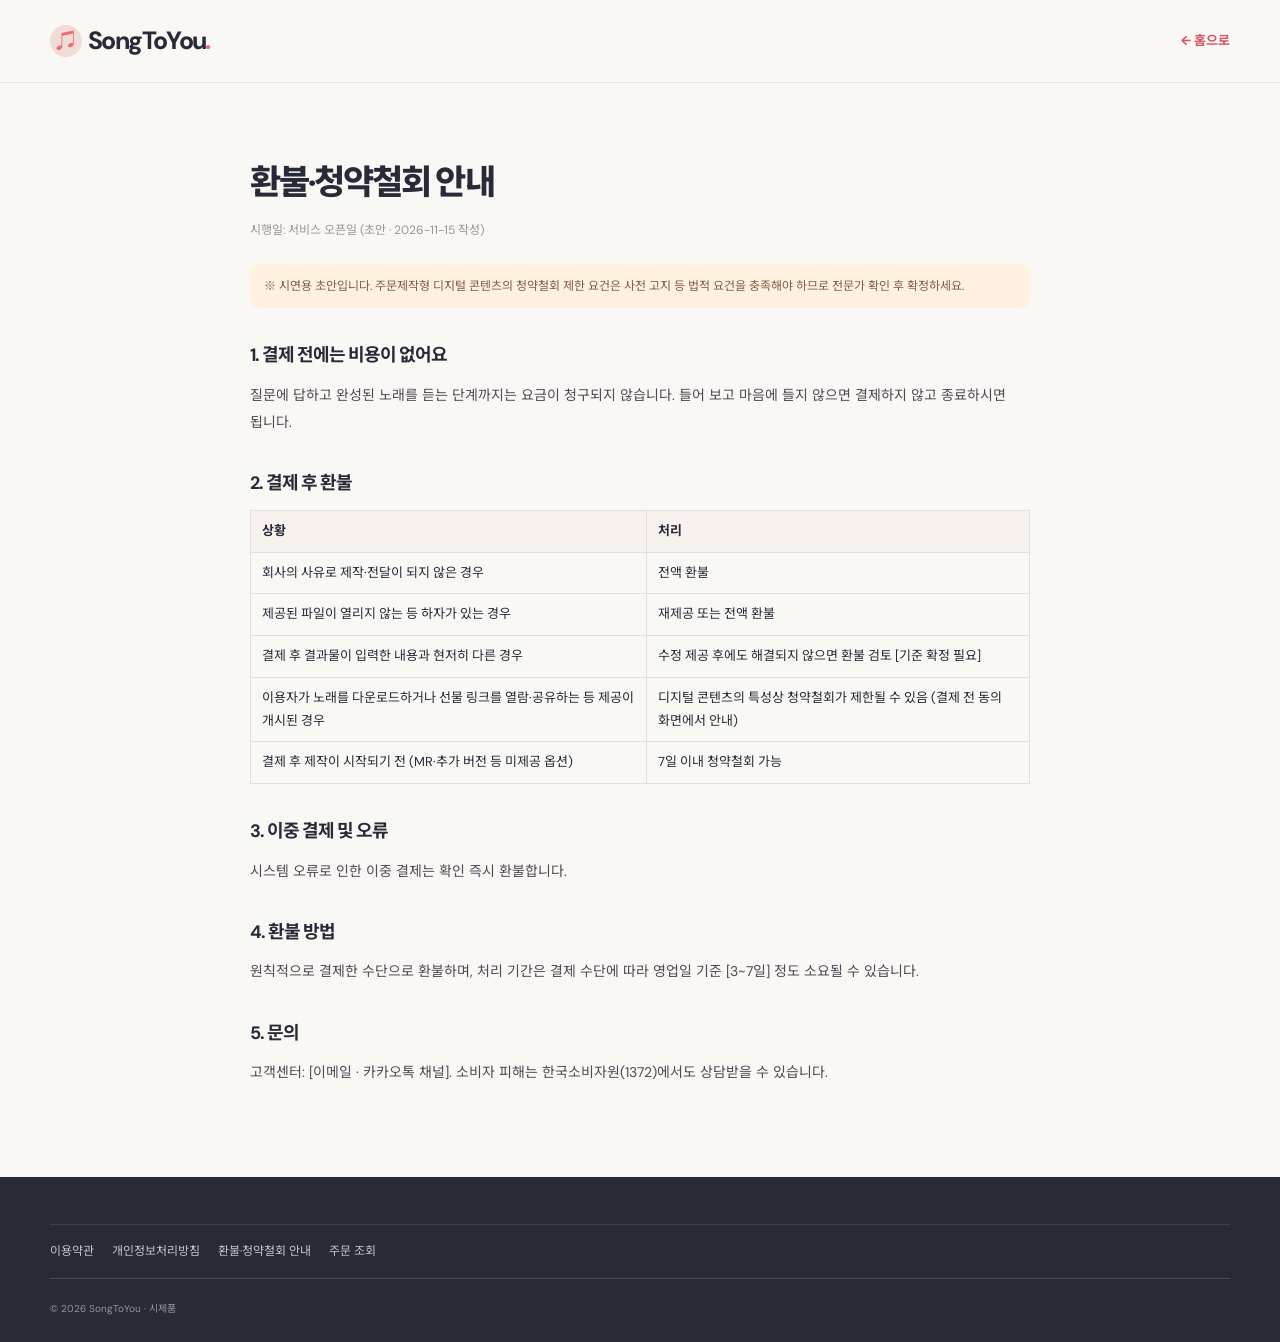
<file: songtoyou/refund.html>
<!DOCTYPE html><html lang="ko"><head><meta charset="utf-8"/><meta name="viewport" content="width=device-width, initial-scale=1"/><title>환불·청약철회 안내 | SongToYou</title><link rel="stylesheet" href="https://fonts.googleapis.com/css2?family=DM+Sans:wght@400;700&family=Noto+Sans+KR:wght@400;500;700;800&display=swap"/><link rel="stylesheet" href="./styles.css"/><link rel="stylesheet" href="./styles-v4.css"/></head><body><header class="site-header"><div class="container nav-wrap"><a class="brand" href="./index.html"><span class="brand-symbol">♫</span><span>SongToYou<span class="brand-period">.</span></span></a><a class="doc-back" href="./index.html">← 홈으로</a></div></header><main class="container"><div class="doc-wrap"><h1>환불·청약철회 안내</h1><p class="upd">시행일: 서비스 오픈일 (초안 · 2026-11-15 작성)</p>
<div class="draft">※ 시연용 초안입니다. 주문제작형 디지털 콘텐츠의 청약철회 제한 요건은 사전 고지 등 법적 요건을 충족해야 하므로 전문가 확인 후 확정하세요.</div>
<h2>1. 결제 전에는 비용이 없어요</h2><p>질문에 답하고 완성된 노래를 듣는 단계까지는 요금이 청구되지 않습니다. 들어 보고 마음에 들지 않으면 결제하지 않고 종료하시면 됩니다.</p>
<h2>2. 결제 후 환불</h2><table><tr><th>상황</th><th>처리</th></tr><tr><td>회사의 사유로 제작·전달이 되지 않은 경우</td><td>전액 환불</td></tr><tr><td>제공된 파일이 열리지 않는 등 하자가 있는 경우</td><td>재제공 또는 전액 환불</td></tr><tr><td>결제 후 결과물이 입력한 내용과 현저히 다른 경우</td><td>수정 제공 후에도 해결되지 않으면 환불 검토 [기준 확정 필요]</td></tr><tr><td>이용자가 노래를 다운로드하거나 선물 링크를 열람·공유하는 등 제공이 개시된 경우</td><td>디지털 콘텐츠의 특성상 청약철회가 제한될 수 있음 (결제 전 동의 화면에서 안내)</td></tr><tr><td>결제 후 제작이 시작되기 전 (MR·추가 버전 등 미제공 옵션)</td><td>7일 이내 청약철회 가능</td></tr></table>
<h2>3. 이중 결제 및 오류</h2><p>시스템 오류로 인한 이중 결제는 확인 즉시 환불합니다.</p>
<h2>4. 환불 방법</h2><p>원칙적으로 결제한 수단으로 환불하며, 처리 기간은 결제 수단에 따라 영업일 기준 [3~7일] 정도 소요될 수 있습니다.</p>
<h2>5. 문의</h2><p>고객센터: [이메일 · 카카오톡 채널]. 소비자 피해는 한국소비자원(1372)에서도 상담받을 수 있습니다.</p>
</div></main><footer class="site-footer"><div class="container footer-legal"><a href="./terms.html">이용약관</a><a href="./privacy.html">개인정보처리방침</a><a href="./refund.html">환불·청약철회 안내</a><a href="./order-status.html">주문 조회</a></div><div class="container footer-bottom"><span>© 2026 SongToYou · 시제품</span></div></footer></body></html>
</file>
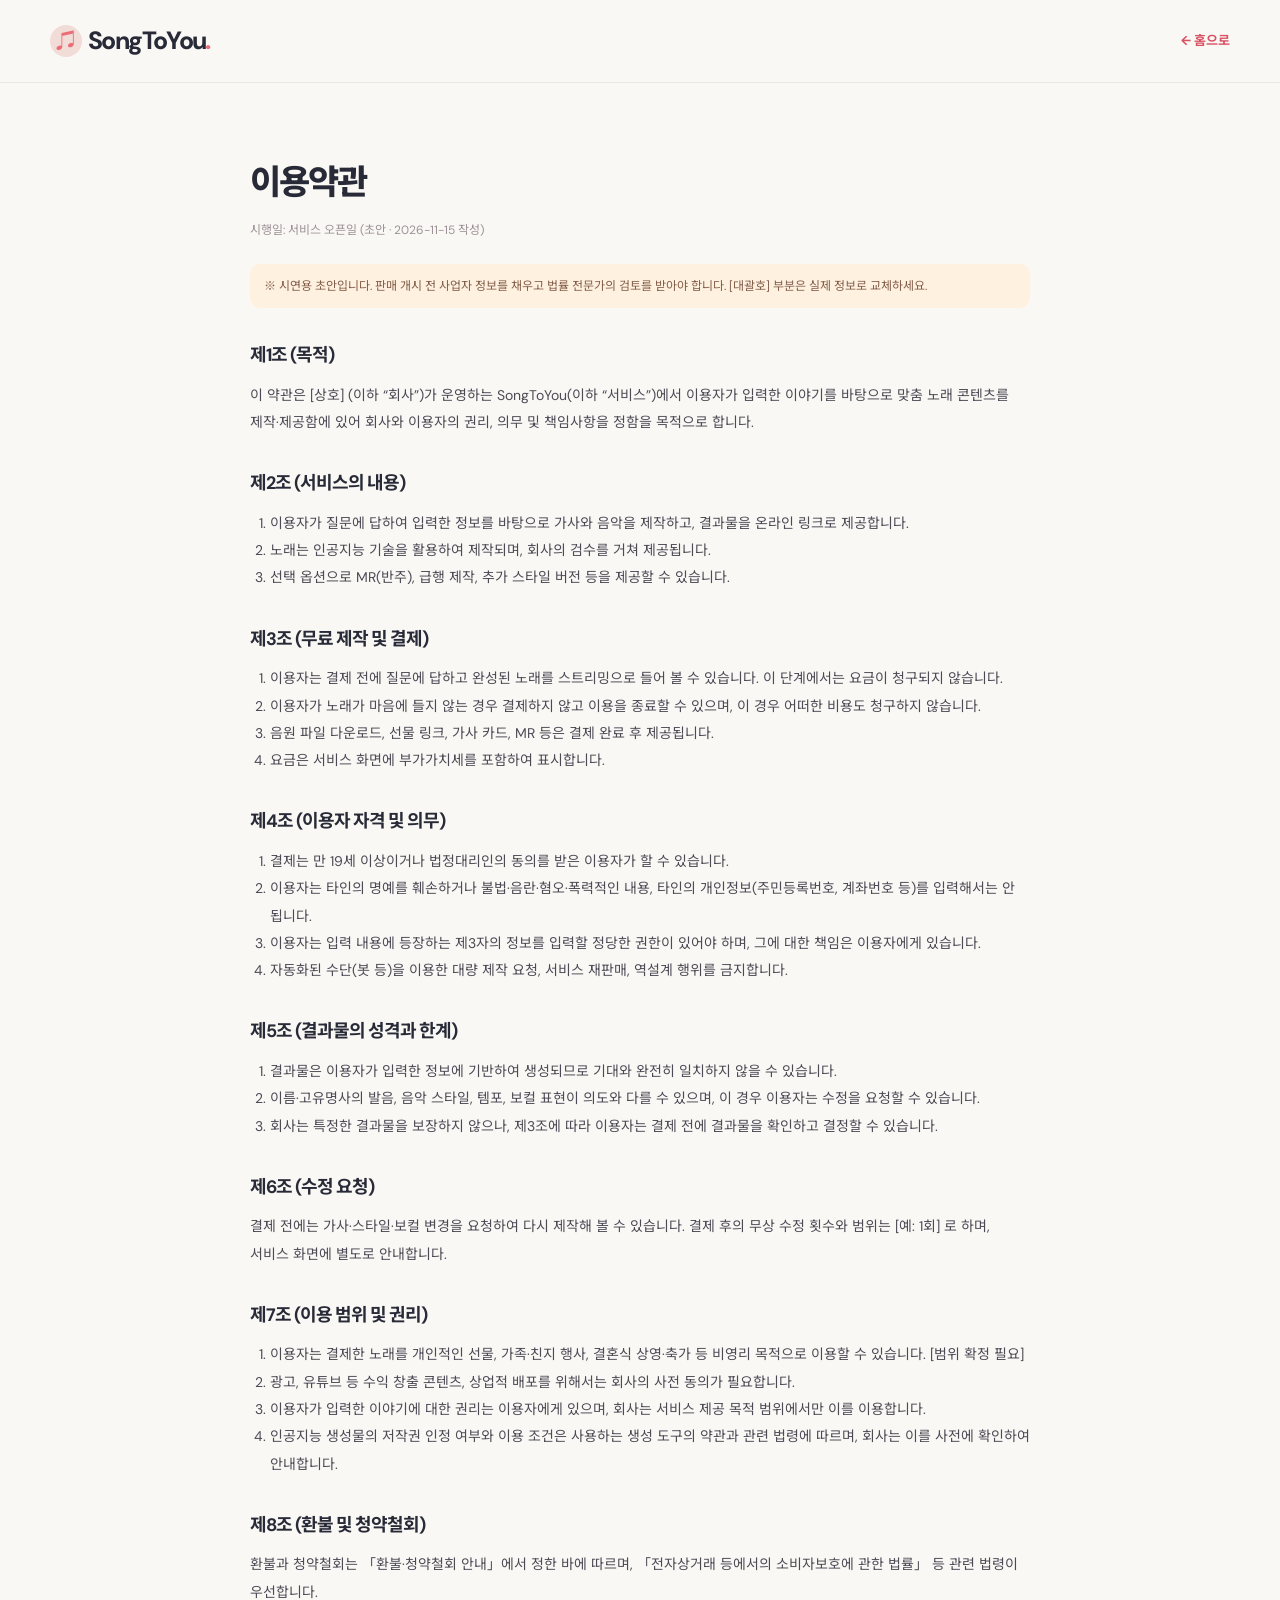
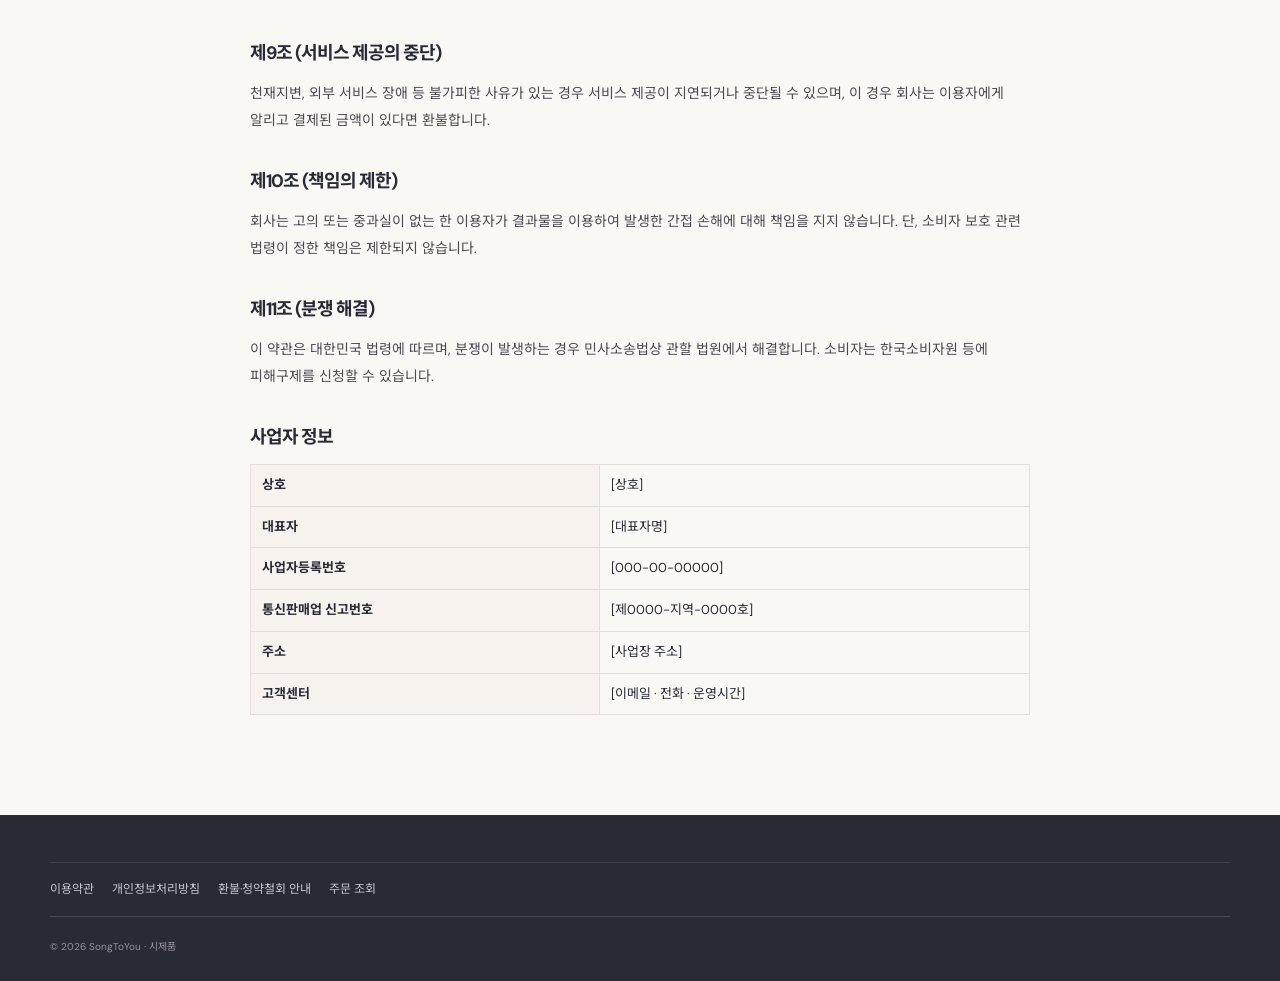
<file: songtoyou/terms.html>
<!DOCTYPE html><html lang="ko"><head><meta charset="utf-8"/><meta name="viewport" content="width=device-width, initial-scale=1"/><title>이용약관 | SongToYou</title><link rel="stylesheet" href="https://fonts.googleapis.com/css2?family=DM+Sans:wght@400;700&family=Noto+Sans+KR:wght@400;500;700;800&display=swap"/><link rel="stylesheet" href="./styles.css"/><link rel="stylesheet" href="./styles-v4.css"/></head><body><header class="site-header"><div class="container nav-wrap"><a class="brand" href="./index.html"><span class="brand-symbol">♫</span><span>SongToYou<span class="brand-period">.</span></span></a><a class="doc-back" href="./index.html">← 홈으로</a></div></header><main class="container"><div class="doc-wrap"><h1>이용약관</h1><p class="upd">시행일: 서비스 오픈일 (초안 · 2026-11-15 작성)</p>
<div class="draft">※ 시연용 초안입니다. 판매 개시 전 사업자 정보를 채우고 법률 전문가의 검토를 받아야 합니다. [대괄호] 부분은 실제 정보로 교체하세요.</div>
<h2>제1조 (목적)</h2><p>이 약관은 [상호] (이하 “회사”)가 운영하는 SongToYou(이하 “서비스”)에서 이용자가 입력한 이야기를 바탕으로 맞춤 노래 콘텐츠를 제작·제공함에 있어 회사와 이용자의 권리, 의무 및 책임사항을 정함을 목적으로 합니다.</p>
<h2>제2조 (서비스의 내용)</h2><ol><li>이용자가 질문에 답하여 입력한 정보를 바탕으로 가사와 음악을 제작하고, 결과물을 온라인 링크로 제공합니다.</li><li>노래는 인공지능 기술을 활용하여 제작되며, 회사의 검수를 거쳐 제공됩니다.</li><li>선택 옵션으로 MR(반주), 급행 제작, 추가 스타일 버전 등을 제공할 수 있습니다.</li></ol>
<h2>제3조 (무료 제작 및 결제)</h2><ol><li>이용자는 결제 전에 질문에 답하고 완성된 노래를 스트리밍으로 들어 볼 수 있습니다. 이 단계에서는 요금이 청구되지 않습니다.</li><li>이용자가 노래가 마음에 들지 않는 경우 결제하지 않고 이용을 종료할 수 있으며, 이 경우 어떠한 비용도 청구하지 않습니다.</li><li>음원 파일 다운로드, 선물 링크, 가사 카드, MR 등은 결제 완료 후 제공됩니다.</li><li>요금은 서비스 화면에 부가가치세를 포함하여 표시합니다.</li></ol>
<h2>제4조 (이용자 자격 및 의무)</h2><ol><li>결제는 만 19세 이상이거나 법정대리인의 동의를 받은 이용자가 할 수 있습니다.</li><li>이용자는 타인의 명예를 훼손하거나 불법·음란·혐오·폭력적인 내용, 타인의 개인정보(주민등록번호, 계좌번호 등)를 입력해서는 안 됩니다.</li><li>이용자는 입력 내용에 등장하는 제3자의 정보를 입력할 정당한 권한이 있어야 하며, 그에 대한 책임은 이용자에게 있습니다.</li><li>자동화된 수단(봇 등)을 이용한 대량 제작 요청, 서비스 재판매, 역설계 행위를 금지합니다.</li></ol>
<h2>제5조 (결과물의 성격과 한계)</h2><ol><li>결과물은 이용자가 입력한 정보에 기반하여 생성되므로 기대와 완전히 일치하지 않을 수 있습니다.</li><li>이름·고유명사의 발음, 음악 스타일, 템포, 보컬 표현이 의도와 다를 수 있으며, 이 경우 이용자는 수정을 요청할 수 있습니다.</li><li>회사는 특정한 결과물을 보장하지 않으나, 제3조에 따라 이용자는 결제 전에 결과물을 확인하고 결정할 수 있습니다.</li></ol>
<h2>제6조 (수정 요청)</h2><p>결제 전에는 가사·스타일·보컬 변경을 요청하여 다시 제작해 볼 수 있습니다. 결제 후의 무상 수정 횟수와 범위는 [예: 1회] 로 하며, 서비스 화면에 별도로 안내합니다.</p>
<h2>제7조 (이용 범위 및 권리)</h2><ol><li>이용자는 결제한 노래를 개인적인 선물, 가족·친지 행사, 결혼식 상영·축가 등 비영리 목적으로 이용할 수 있습니다. [범위 확정 필요]</li><li>광고, 유튜브 등 수익 창출 콘텐츠, 상업적 배포를 위해서는 회사의 사전 동의가 필요합니다.</li><li>이용자가 입력한 이야기에 대한 권리는 이용자에게 있으며, 회사는 서비스 제공 목적 범위에서만 이를 이용합니다.</li><li>인공지능 생성물의 저작권 인정 여부와 이용 조건은 사용하는 생성 도구의 약관과 관련 법령에 따르며, 회사는 이를 사전에 확인하여 안내합니다.</li></ol>
<h2>제8조 (환불 및 청약철회)</h2><p>환불과 청약철회는 「환불·청약철회 안내」에서 정한 바에 따르며, 「전자상거래 등에서의 소비자보호에 관한 법률」 등 관련 법령이 우선합니다.</p>
<h2>제9조 (서비스 제공의 중단)</h2><p>천재지변, 외부 서비스 장애 등 불가피한 사유가 있는 경우 서비스 제공이 지연되거나 중단될 수 있으며, 이 경우 회사는 이용자에게 알리고 결제된 금액이 있다면 환불합니다.</p>
<h2>제10조 (책임의 제한)</h2><p>회사는 고의 또는 중과실이 없는 한 이용자가 결과물을 이용하여 발생한 간접 손해에 대해 책임을 지지 않습니다. 단, 소비자 보호 관련 법령이 정한 책임은 제한되지 않습니다.</p>
<h2>제11조 (분쟁 해결)</h2><p>이 약관은 대한민국 법령에 따르며, 분쟁이 발생하는 경우 민사소송법상 관할 법원에서 해결합니다. 소비자는 한국소비자원 등에 피해구제를 신청할 수 있습니다.</p>
<h2>사업자 정보</h2><table><tr><th>상호</th><td>[상호]</td></tr><tr><th>대표자</th><td>[대표자명]</td></tr><tr><th>사업자등록번호</th><td>[000-00-00000]</td></tr><tr><th>통신판매업 신고번호</th><td>[제0000-지역-0000호]</td></tr><tr><th>주소</th><td>[사업장 주소]</td></tr><tr><th>고객센터</th><td>[이메일 · 전화 · 운영시간]</td></tr></table>
</div></main><footer class="site-footer"><div class="container footer-legal"><a href="./terms.html">이용약관</a><a href="./privacy.html">개인정보처리방침</a><a href="./refund.html">환불·청약철회 안내</a><a href="./order-status.html">주문 조회</a></div><div class="container footer-bottom"><span>© 2026 SongToYou · 시제품</span></div></footer></body></html>
</file>
<file: songtoyou/styles.css>
:root{--ink:#282b37;--muted:#737682;--cream:#faf8f5;--paper:#fffefc;--coral:#eb6d76;--coral-dark:#d95263;--plum:#352e3e;--line:#eae6e2;--gold:#edc9a3;--font:'DM Sans','Noto Sans KR',sans-serif;--radius:22px}
*{box-sizing:border-box}html{scroll-behavior:smooth;scroll-padding-top:95px}body{margin:0;background:var(--cream);color:var(--ink);font:400 15px/1.75 var(--font);word-break:keep-all}button,input,select,textarea{font:inherit}button{cursor:pointer}a{color:inherit;text-decoration:none}button:focus-visible,a:focus-visible,input:focus-visible,textarea:focus-visible,select:focus-visible{outline:3px solid rgba(235,109,118,.42);outline-offset:3px}h1,h2,h3,h4,p{margin:0}h1,h2,h3{letter-spacing:-.057em}em{font-style:normal;color:var(--coral)}.container{width:min(1180px,calc(100% - 64px));margin-inline:auto}.section-pad{padding:115px 0}.eyebrow{display:inline-block;font-size:11px;font-weight:800;letter-spacing:.21em;color:#ac6978;text-transform:uppercase}.section-heading{margin-bottom:48px}.section-heading.center{text-align:center}.section-heading h2,.samples h2,.reaction-section h2,.faq-section h2{font-size:clamp(33px,4vw,54px);font-weight:800;line-height:1.35;margin:17px 0 15px}.section-heading p,.samples p,.reaction-section p,.faq-section p{font-size:15px;color:var(--muted);line-height:1.95}.btn{border:0;display:inline-flex;align-items:center;justify-content:center;gap:27px;padding:13px 24px;border-radius:12px;font-size:13px;font-weight:700;line-height:1.4;white-space:nowrap;transition:transform .2s,box-shadow .2s,background .2s}.btn:hover{transform:translateY(-2px);box-shadow:0 9px 24px #18162517}.btn-large{padding:19px 26px;font-size:14px;border-radius:13px}.btn-dark{background:#272933;color:white}.btn-coral{background:var(--coral);color:white;box-shadow:0 7px 24px #eb6d7627}.btn-coral:hover{background:var(--coral-dark)}.btn-outline{background:transparent;border:1px solid #ddd7d2;color:var(--ink)}.btn-cream{background:#fdf4e8;color:#382f36}.text-link{border:0;background:transparent;border-bottom:1px solid #a49a92;border-radius:0;padding:5px 0;color:var(--ink);font-weight:700;font-size:13px}.text-link span{margin-left:10px}.prototype-bar{min-height:29px;display:flex;gap:8px;align-items:center;justify-content:center;padding:5px 12px;color:#815d49;background:#fff1df;font-size:11px;font-weight:600;text-align:center}.prototype-dot{width:6px;height:6px;border-radius:50%;background:#db9856}.site-header{position:sticky;top:0;z-index:40;background:#faf8f5e8;backdrop-filter:blur(18px);border-bottom:1px solid rgba(230,225,217,.7)}.nav-wrap{height:82px;display:flex;align-items:center;justify-content:space-between;gap:24px}.brand{display:inline-flex;align-items:center;gap:6px;font-size:25px;letter-spacing:-.065em;font-weight:800;white-space:nowrap}.brand-symbol{display:grid;place-items:center;width:32px;height:32px;background:#f2dcd7;border-radius:100px;color:var(--coral);font-size:21px;line-height:1}.brand-period{color:var(--coral)}.desktop-nav{display:flex;align-items:center;gap:32px;margin-left:auto}.desktop-nav a{font-size:12px;font-weight:700;color:#5f616b;transition:color .2s}.desktop-nav a:hover{color:var(--coral)}.nav-cta{padding:12px 16px;font-size:12px}.menu-toggle{display:none;background:none;border:0;padding:8px}.menu-toggle span{display:block;background:var(--ink);width:24px;height:2px;margin:5px 0}.mobile-nav{display:none}.hero{position:relative;overflow:hidden;padding:118px 0 119px;background:radial-gradient(circle at 92% 40%,#f6e0dd 0,transparent 33%),linear-gradient(120deg,#faf8f5 45%,#fdf0e9 110%)}.hero-grid{display:grid;grid-template-columns:1.05fr 1fr;gap:60px;align-items:center}.mini-spark{color:var(--coral);font-size:16px}.hero h1{font-size:clamp(43px,4.5vw,68px);line-height:1.31;font-weight:800;margin:28px 0}.hero-copy>p{font-size:16px;color:#72717a;line-height:2;max-width:450px}.hero-actions{display:flex;align-items:center;gap:26px;margin-top:35px}.hero-trust{display:flex;align-items:center;gap:16px;margin-top:58px;font-size:11px;font-weight:500;color:#787986}.hero-trust b{color:#cf7c7e;margin-right:4px}.hero-trust i{width:3px;height:3px;border-radius:50%;background:#d4c5bd}.hero-art{position:relative;min-height:560px;display:flex;justify-content:center;align-items:center}.orbit{position:absolute;border:1px solid #e6c8c4;border-radius:50%;inset:14px 18px;transform:rotate(25deg)}.orbit-two{inset:46px -23px;transform:rotate(-37deg);opacity:.5}.song-preview{position:relative;width:min(370px,88%);border-radius:24px;background:#fff;box-shadow:0 30px 80px #6c505637;z-index:2;padding:13px;transform:rotate(-5deg)}.preview-art{height:295px;border-radius:15px;background:linear-gradient(135deg,#ddd2c7,#bc8588 72%,#99646d);overflow:hidden;position:relative;display:flex;justify-content:center;align-items:center}.preview-art:before{content:"";position:absolute;inset:-60%;background:radial-gradient(ellipse at center,#fff7 0,transparent 31%);transform:translateX(-20%)}.vinyl-ring{position:absolute;width:245px;height:245px;border:1px solid #ffffff52;border-radius:50%;display:grid;place-items:center;box-shadow:inset 0 0 0 22px #ffffff0d,inset 0 0 0 23px #ffffff50,inset 0 0 0 43px #ffffff06,inset 0 0 0 44px #ffffff38,inset 0 0 0 65px #ffffff08,inset 0 0 0 66px #ffffff29}.record-center{display:grid;place-items:center;background:#f9d2c4;width:80px;height:80px;border-radius:50%;color:#9c6672;font-size:48px;font-weight:200}.preview-art-text{position:absolute;top:21px;left:24px;color:#fff;opacity:.87;line-height:1.15;font-size:16px;font-style:italic;letter-spacing:-.02em}.song-preview-body{padding:19px 13px 11px}.meta-label{font-size:9px;letter-spacing:.15em;color:#b8a2a0;font-weight:700}.song-preview h2{font-size:20px;line-height:1.5;margin:5px 0 2px}.song-preview p{font-size:11px;color:#999}.preview-audio{display:flex;align-items:center;gap:11px;margin:18px 0 9px}.play-circle{display:grid;place-items:center;flex:none;border:0;width:39px;height:39px;background:var(--coral);color:white;border-radius:50%;font-size:13px;line-height:1;box-shadow:0 4px 14px #e77e8b4a}.play-circle .play-glyph{display:inline-block;transform:translateX(1px)}.audio-wave{display:flex;align-items:center;justify-content:space-between;gap:2px;flex:1;height:32px}.audio-wave span{width:3px;height:18px;background:#efbbb7;border-radius:6px;opacity:.8}.audio-wave span:nth-child(3n){height:27px}.audio-wave span:nth-child(4n){height:10px}.audio-wave span:nth-child(7n){height:22px}.audio-wave.playing span{animation:wave 1.1s ease-in-out infinite}.audio-wave.playing span:nth-child(2n){animation-delay:.2s}.audio-wave.playing span:nth-child(3n){animation-delay:.45s}@keyframes wave{0%,100%{transform:scaleY(.6)}50%{transform:scaleY(1.25)}}.audio-clock{font-size:10px;color:#93919c}.audio-disclaimer{font-size:9px;color:#aba8af}.tiny-stamp{position:absolute;right:24px;top:48px;color:#b87e80;border:1px dashed #cfaaa6;border-radius:50%;width:93px;height:93px;display:flex;flex-direction:column;justify-content:center;align-items:center;font-size:13px;font-weight:800;line-height:1.3;transform:rotate(14deg);letter-spacing:.09em}.tiny-stamp span{font-size:18px;margin-top:4px}.floating-spark{position:absolute;color:#d69c94;font-size:32px}.spark-one{top:62px;left:32px}.spark-two{bottom:74px;right:8px}.floating-bubble{position:absolute;left:-4px;bottom:33px;display:flex;align-items:center;gap:11px;z-index:3;background:#fff;border-radius:13px;padding:14px 17px;box-shadow:0 10px 30px #3e303821;transform:rotate(3deg)}.floating-bubble>span{font-size:26px}.floating-bubble strong,.floating-bubble small{display:block}.floating-bubble strong{font-size:12px}.floating-bubble small{font-size:10px;color:var(--muted)}.moment-strip{background:#f4eae6;border-block:1px solid #eddfd9}.strip-inner{display:flex;align-items:center;justify-content:center;gap:22px;min-height:80px;flex-wrap:wrap}.strip-inner>span:first-child{font-size:12px;color:#9f7b72;margin-right:22px}.strip-inner strong{font-size:13px}.dot-sep{font-size:8px;color:#cb928c}.occasion-grid{display:grid;grid-template-columns:repeat(4,1fr);gap:19px}.occasion-card{position:relative;min-height:340px;border:0;border-radius:19px;overflow:hidden;text-align:left;padding:27px;background:#ead8cb;display:flex;flex-direction:column;justify-content:space-between;box-shadow:0 10px 25px #352d3010;transition:transform .22s,box-shadow .22s}.occasion-card:hover{transform:translateY(-7px);box-shadow:0 15px 30px #352d3020}.occasion-symbol{font-size:73px;line-height:1.2;display:block;align-self:center;margin-top:43px;filter:drop-shadow(0 10px 15px #4132392b)}.occasion-wedding{background:radial-gradient(circle at 48% 40%,#efd4cf,#d9afac 76%)}.occasion-parents{background:radial-gradient(circle at 45% 40%,#fae2c2,#eec39e 80%)}.occasion-love{background:radial-gradient(circle at 45% 40%,#dfd6e4,#c2acc8 83%)}.occasion-birthday{background:radial-gradient(circle at 45% 40%,#dce4de,#b5d1c3 83%)}.occasion-bottom{color:#2d2c36}.occasion-bottom>span{font-size:9px;letter-spacing:.12em;opacity:.63;font-weight:800}.occasion-bottom h3{font-size:20px;margin:2px 0}.occasion-bottom p{font-size:11px;max-width:180px;line-height:1.65;opacity:.76;min-height:40px}.occasion-bottom b{display:block;font-size:11px;margin-top:14px}.reaction-section{background:#f6eeea;overflow:hidden}.reaction-grid{display:grid;grid-template-columns:.82fr 1.18fr;gap:58px;align-items:center}.reaction-grid>div:first-child>p{max-width:390px}.reaction-notice{display:flex;gap:14px;align-items:start;margin-top:27px;border:1px dashed #dfbeb7;border-radius:13px;padding:15px;max-width:400px}.reaction-notice span{font-size:21px}.reaction-notice p{font-size:11px;line-height:1.7!important}.reaction-notice strong{color:var(--ink)}.dark-link{margin-top:25px}.reaction-preview{display:grid;grid-template-columns:1fr 1fr;grid-template-rows:183px 183px;gap:15px;position:relative}.reaction-tile{display:flex;flex-direction:column;justify-content:flex-end;align-items:flex-start;padding:20px;border-radius:17px;position:relative;overflow:hidden;background:#d9d0ce}.reaction-tile:before{content:"";position:absolute;width:230px;height:230px;border:1px solid #fff6;border-radius:50%;top:-95px;right:-76px;box-shadow:0 0 0 32px #ffffff1a,0 0 0 67px #ffffff10}.tile-a{grid-row:span 2;background:linear-gradient(145deg,#dcb5b1,#ad7b82)}.tile-b{background:linear-gradient(140deg,#d8bba2,#ad987f)}.tile-c{background:linear-gradient(140deg,#c6bfcf,#8f859b)}.reaction-tile>span:not(.tile-number):not(.frame-icon){font-size:14px;color:white;font-weight:800;z-index:1}.reaction-tile small{color:#fff9;font-size:10px;z-index:1}.tile-number{position:absolute;top:15px;left:18px;color:#fff9;font-size:10px;font-weight:800}.frame-icon{position:absolute;left:50%;top:43%;transform:translate(-50%,-50%);font-size:67px;color:#fff9}.samples{background:#fff}.samples-grid{display:grid;grid-template-columns:1fr 1fr;gap:100px;align-items:center}.samples p{max-width:425px}.sample-tabs{display:flex;flex-wrap:wrap;gap:8px;margin:30px 0}.sample-tab{border:1px solid #e9e5e2;border-radius:10px;padding:10px 13px;background:white;font-size:12px;color:#777;font-weight:700;transition:.2s}.sample-tab.active,.sample-tab:hover{background:#f9e5e4;border-color:#f2ceca;color:#b15b65}.sample-description{border-left:3px solid var(--coral);padding:2px 0 3px 18px;margin-bottom:28px}.sample-description span{font-size:10px;letter-spacing:.08em;color:#bb8890;font-weight:800}.sample-description h3{font-size:20px;margin:4px 0}.sample-description p{font-size:12px;line-height:1.8}.sample-player{border-radius:27px;padding:21px;background:#fbf7f3;box-shadow:0 25px 60px #352c3320;position:relative;overflow:hidden}.sample-player-glow{position:absolute;inset:0;background:radial-gradient(circle at 56% 20%,#fce6e0,#fff0 55%)}.sample-cover{position:relative;height:310px;background:linear-gradient(145deg,#bd838e,#e0beb0 75%);border-radius:19px;overflow:hidden;padding:32px;display:flex;justify-content:space-between;align-items:flex-start;color:#fff}.sample-cover:after{content:"";position:absolute;width:390px;height:390px;border:1px solid #fffa;border-radius:50%;right:-120px;bottom:-230px;box-shadow:0 0 0 24px #ffffff0c,0 0 0 25px #ffffff75,0 0 0 58px #ffffff11,0 0 0 59px #ffffff46}.sample-cover>span{font-size:30px;line-height:1.1;font-weight:600;letter-spacing:-.07em;opacity:.86}.sample-cover b{font-size:65px;font-weight:400;opacity:.6}.sample-player-meta{position:relative;display:flex;align-items:center;justify-content:space-between;margin:23px 4px 16px}.sample-player-meta strong{display:block;font-size:16px}.sample-player-meta small{display:block;color:#aaa;font-size:10px}.sample-player-meta>span{font-size:10px;border:1px solid #decac5;color:#ad8b86;padding:3px 8px;border-radius:6px;font-weight:800}.player-controls{display:flex;align-items:center;gap:12px;position:relative;padding:2px 3px 5px}.play-circle.big{width:46px;height:46px}.player-controls input[type=range]{flex:1;min-width:0;accent-color:var(--coral);height:5px;cursor:pointer}.player-controls>span{font-size:10px;color:#a1a0a3;white-space:nowrap}.how-section{background:#faf8f5}.steps-grid{display:grid;grid-template-columns:repeat(4,1fr);gap:20px}.step-card{border:1px solid #ece6e2;border-radius:19px;padding:26px;background:#fff;min-height:248px}.step-n{font-size:12px;color:#dcb7af;font-weight:800}.step-icon{display:block;font-size:34px;margin:27px 0 13px}.step-card h3{font-size:18px;margin:0 0 9px}.step-card p{color:#85838a;font-size:12px;line-height:1.9}.wedding-section{background:#302c3d;color:white;overflow:hidden}.wedding-grid{display:grid;grid-template-columns:1fr .9fr;gap:90px;align-items:center}.eyebrow.peach{color:#efd0b2}.wedding-copy h2{font-size:clamp(35px,4vw,51px);line-height:1.4;margin:18px 0}.wedding-copy h2 em{color:#eebda7}.wedding-copy>p{color:#c3bdca;font-size:14px;line-height:2;max-width:470px}.wedding-benefits{list-style:none;margin:29px 0 33px;padding:0;display:grid;gap:12px}.wedding-benefits li{color:#e5e1e7;font-size:13px}.wedding-benefits span{display:inline-grid;place-items:center;width:22px;height:22px;border-radius:50%;background:#695b6b;color:#ffe4cc;font-size:11px;margin-right:9px}.wedding-copy .disclaimer-light{font-size:10px;color:#a29baa;margin-top:16px}.wedding-product{width:100%;max-width:420px;justify-self:center;position:relative;overflow:visible;border:1px solid #95828c;background:#f6e8df;border-radius:22px;padding:21px 24px 27px;color:#493a45;box-shadow:0 30px 80px #17131b8c;transform:rotate(4deg)}.wedding-product-top{display:flex;justify-content:space-between;font-size:10px;letter-spacing:.18em;font-weight:800;color:#93747c}.wedding-record{display:grid;place-items:center;height:265px}.wedding-record>div{width:239px;height:239px;background:#bd969a;border-radius:50%;display:grid;place-items:center;box-shadow:inset 0 0 0 2px #d7b5b1,inset 0 0 0 23px #ffffff0c,inset 0 0 0 24px #ffffff55,inset 0 0 0 46px #ffffff08,inset 0 0 0 47px #ffffff55,inset 0 0 0 71px #ffffff09,inset 0 0 0 72px #ffffff43}.record-middle{width:85px;height:85px;border-radius:50%;background:#f5ded8;display:grid;place-items:center;color:#bb8387;font-size:49px}.wedding-product-bottom>span{display:block;font-size:10px;font-weight:800;letter-spacing:.16em;color:#977780}.wedding-product-bottom>strong{display:block;font-size:24px;letter-spacing:-.07em;margin-top:4px}.stem-pills{display:flex;flex-wrap:wrap;gap:7px;margin-top:13px}.stem-pills span{background:#fffaf3;border-radius:8px;padding:6px 8px;font-size:10px;font-weight:600}.mr-callout{position:absolute;bottom:29px;right:-70px;background:white;color:#403843;padding:13px 17px;border-radius:14px;box-shadow:0 15px 25px #0004;font-size:12px;font-weight:800;transform:rotate(-4deg)}.mr-callout b{display:block;font-size:21px;color:var(--coral)}.mr-callout small{display:block;color:#95909a;font-size:9px;font-weight:500}.pricing-section{background:#fff}.pricing-grid{display:grid;grid-template-columns:repeat(2,minmax(0,390px));gap:20px;justify-content:center}.price-card{border:1px solid #e9e4df;border-radius:19px;padding:33px;position:relative;overflow:hidden;background:#fff}.price-card.featured{border:2px solid #dc9da1;background:#fffaf8}.price-badge{font-size:10px;letter-spacing:.08em;background:#f4eeec;color:#ac8586;border-radius:100px;padding:7px 10px;font-weight:800}.price-card h3{font-size:24px;margin:18px 0 4px}.price-card>p{font-size:12px;color:#9b979a}.price{display:flex;align-items:center;gap:10px;margin:23px 0}.price strong{font-size:31px;letter-spacing:-.04em}.price small{font-size:10px;color:#a39ea3}.price-card ul{border-top:1px solid #eee9e6;list-style:none;margin:0 0 26px;padding:21px 0 0;display:grid;gap:11px}.price-card li{font-size:12px}.price-card .btn{width:100%}.featured-ribbon{position:absolute;top:0;right:0;background:#e8a4a6;padding:6px 15px;color:white;font-size:9px;letter-spacing:.08em;font-weight:800;border-radius:0 15px 0 10px}.faq-section{background:#f8f3ef}.faq-grid{display:grid;grid-template-columns:.8fr 1.2fr;gap:88px}.faq-grid>div:first-child>p{max-width:295px}.faq-list{border-top:1px solid #ddd6d1}.faq-list details{border-bottom:1px solid #ddd6d1;padding:20px 2px}.faq-list summary{cursor:pointer;list-style:none;font-weight:700;font-size:14px;display:flex;justify-content:space-between;align-items:center;gap:10px}.faq-list summary::-webkit-details-marker{display:none}.faq-list summary span{font-size:23px;font-weight:300;color:#a68b88}.faq-list details[open] summary span{transform:rotate(45deg)}.faq-list details p{margin-top:14px;font-size:12px;color:#78757d;max-width:660px}.final-cta{background:linear-gradient(115deg,#edc8bf,#f4d9cf);padding:75px 0;text-align:center}.final-cta-inner>span{font-size:39px;color:#ad747a}.final-cta h2{font-size:clamp(31px,4vw,51px);line-height:1.45;margin:12px 0}.final-cta h2 em{color:#9d606b}.final-cta p{font-size:14px;color:#967881;margin-bottom:25px}.site-footer{background:#292b34;color:white;padding:47px 0 25px}.footer-top{display:flex;justify-content:space-between;align-items:center;gap:20px;padding-bottom:42px}.site-footer .brand{color:white}.site-footer .brand-symbol{background:#5a444e}.site-footer p{font-size:12px;color:#a5a3ae;margin-top:8px}.footer-links{display:flex;flex-wrap:wrap;gap:22px;font-size:12px;color:#c6c4cb}.footer-bottom{border-top:1px solid #ffffff25;padding-top:21px;display:flex;justify-content:space-between;gap:22px;flex-wrap:wrap;color:#95939e;font-size:10px}
/* Order experience */
dialog{border:none;max-width:none;max-height:none;padding:0}dialog::backdrop{background:#1b1721b3;backdrop-filter:blur(5px)}.order-dialog{width:min(1000px,calc(100vw - 26px));max-height:min(90vh,900px);border-radius:22px;box-shadow:0 30px 120px #0005;overflow:auto}.dialog-shell{background:#fff;min-height:560px}.dialog-head{height:75px;border-bottom:1px solid #f1eeeb;display:flex;align-items:center;justify-content:space-between;padding:0 31px}.small-brand{font-size:20px}.small-brand .brand-symbol{width:27px;height:27px;font-size:17px}.close-btn{border:0;background:#f7f3f1;border-radius:50%;width:36px;height:36px;font-size:15px;display:grid;place-items:center;color:#544e54}.close-btn:hover{background:#eee5e3}.order-layout{display:grid;grid-template-columns:minmax(0,1.55fr) minmax(250px,.82fr)}.order-main{padding:35px 43px 39px}.order-topline{display:flex;justify-content:space-between;color:#a8a0a4;font-size:10px;letter-spacing:.08em;font-weight:800}.progress-track{height:5px;background:#f3eeee;border-radius:8px;margin:12px 0 33px;overflow:hidden}.progress-track span{display:block;height:100%;background:var(--coral);border-radius:8px;transition:width .24s}.order-main h2{font-size:29px;line-height:1.4}.order-subtitle{font-size:12px;color:#89838a;margin:7px 0 27px}.order-fields{display:grid}.radio-cards{display:grid;grid-template-columns:repeat(2,1fr);gap:11px}.choice-card{display:flex;flex-direction:column;align-items:flex-start;text-align:left;min-height:95px;background:#fff;border:1px solid #eae7e5;border-radius:13px;padding:15px;cursor:pointer;transition:.15s}.choice-card:hover,.choice-card.selected{border-color:#df9da3;background:#fff6f6}.choice-card.selected{box-shadow:0 0 0 1px #df9da3}.choice-card b{font-size:13px}.choice-card span{font-size:19px}.choice-card small{font-size:10px;color:#928b8e}.form-field{display:flex;flex-direction:column;gap:7px;margin-bottom:18px}.form-field label{font-size:12px;font-weight:700}.form-field input,.form-field textarea,.form-field select{width:100%;border:1px solid #e7e2e1;border-radius:11px;background:white;color:var(--ink);padding:13px;font-size:13px;outline:none}.form-field textarea{resize:vertical;min-height:120px}.form-field input:focus,.form-field textarea:focus,.form-field select:focus{border-color:var(--coral);box-shadow:0 0 0 2px #eb6d761a}.form-help{font-size:10px;color:#a6a0a3}.two-col-form{display:grid;grid-template-columns:1fr 1fr;gap:12px}.style-choices{display:grid;grid-template-columns:repeat(3,1fr);gap:9px;margin-bottom:21px}.style-choice{border:1px solid #e8e4e2;border-radius:11px;padding:12px 8px;background:white;font-size:12px;font-weight:700}.style-choice.selected,.style-choice:hover{border-color:#e5a2a7;background:#fff5f4}.addon-panel{background:#fcf8f5;border:1px solid #eee2dd;border-radius:14px;padding:18px;margin:14px 0}.addon-panel h3{font-size:16px;margin:0 0 8px}.addon-panel p{font-size:12px;color:#89838a;line-height:1.9}.check-row{display:flex;justify-content:space-between;gap:12px;align-items:center;margin:16px 0}.check-row input{width:18px;height:18px;accent-color:var(--coral)}.check-row>label{display:flex;align-items:center;gap:10px;font-weight:700;font-size:13px;cursor:pointer}.check-row b{font-size:13px;color:var(--coral)}.key-picker{margin-top:15px;display:flex;align-items:center;gap:10px;flex-wrap:wrap}.key-picker label{font-size:12px;font-weight:700}.key-picker select{border:1px solid #ddd4d0;border-radius:8px;padding:7px 10px;font-size:12px}.field-error{font-size:12px;color:#d1445c;min-height:22px}.order-actions{display:flex;justify-content:space-between;gap:10px;margin-top:17px}.order-actions .btn{min-width:125px}.order-summary{background:#f8f2ef;padding:28px 22px}.order-summary-art{height:190px;border-radius:15px;background:radial-gradient(circle at 65% 20%,#eed5c5,#d8abb0);position:relative;display:flex;align-items:center;justify-content:center;flex-direction:column;color:white;font-size:48px;overflow:hidden}.order-summary-art:before{content:'';width:220px;height:220px;border:1px solid #ffffff75;position:absolute;border-radius:50%;box-shadow:0 0 0 20px #ffffff12,0 0 0 38px #ffffff16}.order-summary-art span{text-align:center;font-size:13px;font-weight:700;line-height:1.5;position:relative}.order-summary h3{font-size:18px;margin:23px 0 13px}.summary-row{display:flex;justify-content:space-between;gap:12px;font-size:12px;padding:8px 0;color:#6a646d}.summary-row span:first-child{color:#938b91}.summary-row span:last-child{text-align:right}.order-summary hr{height:1px;background:#e7dcd9;border:none;margin:13px 0}.summary-total{display:flex;justify-content:space-between;align-items:center;font-size:12px}.summary-total strong{font-size:22px}.order-summary>small{font-size:10px;color:#af9c9e}.review-brief{background:#f8f4f1;padding:15px;border-radius:12px;margin:10px 0}.review-brief h3{font-size:14px}.review-brief p{white-space:pre-line;font-size:12px;color:#827a7d;margin-top:5px}.review-brief .review-row{font-size:12px;padding:5px 0}.order-finish{text-align:center;padding:30px 5px}.order-finish>span{font-size:52px}.order-finish h3{font-size:24px;margin:14px 0 8px}.order-finish p{font-size:12px;color:#8b8289;line-height:1.9}.finish-actions{display:flex;flex-direction:column;gap:9px;margin-top:24px;align-items:center}.finish-actions button{width:min(270px,100%)}.gift-dialog{width:min(480px,calc(100vw - 25px));border-radius:24px;box-shadow:0 30px 100px #0005}.gift-shell{text-align:center;background:#fdf7f3;padding:44px 34px 40px;position:relative}.gift-shell>.close-btn{position:absolute;top:16px;right:16px}.gift-heart{display:grid;place-items:center;width:95px;height:95px;border-radius:50%;background:linear-gradient(135deg,#e5bcb1,#bb8b9a);color:white;font-size:52px;margin:0 auto 17px}.gift-shell>small{font-size:10px;color:#a9828a;letter-spacing:.2em;font-weight:800}.gift-shell h2{font-size:27px;margin:8px 0}.gift-shell>p{color:#9b8c91;font-size:12px}.gift-lyric{margin:30px 0 24px;background:white;border-radius:15px;padding:21px}.gift-lyric>span{font-size:10px;color:#c08b92}.gift-lyric p{font-size:14px;line-height:2.2;color:#5c555e;white-space:pre-line}.gift-shell .gift-note{font-size:10px;margin-top:14px}.gift-shell .btn{margin:auto}
@media(max-width:1030px){.desktop-nav{gap:17px}.hero-grid{gap:25px}.hero h1{font-size:52px}.reaction-grid{gap:35px}.samples-grid{gap:45px}.wedding-grid{gap:50px}.mr-callout{right:-25px}}
@media(max-width:850px){.section-pad{padding:80px 0}.container{width:min(700px,calc(100% - 40px))}.desktop-nav,.nav-cta{display:none}.menu-toggle{display:block}.nav-wrap{height:68px}.mobile-nav{display:none;flex-direction:column;padding:15px 22px 24px;gap:14px;border-top:1px solid #eee4df}.mobile-nav.open{display:flex}.mobile-nav a{font-size:13px;font-weight:700;padding:3px 0}.hero{padding:75px 0}.hero-grid{grid-template-columns:1fr;gap:15px}.hero-copy{padding:10px 0}.hero-art{min-height:540px}.hero h1{font-size:clamp(42px,7.4vw,60px)}.hero-trust{margin-top:34px}.strip-inner{gap:12px;padding:12px 0}.strip-inner>span:first-child{width:100%;text-align:center;margin:0}.occasion-grid{grid-template-columns:repeat(2,1fr)}.reaction-grid,.samples-grid,.wedding-grid,.faq-grid{grid-template-columns:1fr}.reaction-preview{max-width:570px}.sample-player{max-width:480px;margin:auto;width:100%}.steps-grid{grid-template-columns:repeat(2,1fr)}.wedding-product{margin:28px auto 0}.wedding-grid{gap:25px}.faq-grid{gap:30px}.order-layout{grid-template-columns:1fr}.order-summary{display:none}.order-dialog{max-height:94vh}}
@media(max-width:530px){body{font-size:14px}.container{width:calc(100% - 34px)}.section-pad{padding:68px 0}.section-heading h2,.samples h2,.reaction-section h2,.faq-section h2{font-size:34px}.hero{padding:55px 0 53px}.hero h1{font-size:43px;margin:20px 0}.hero-copy>p{font-size:13px}.hero-actions{flex-wrap:wrap;gap:16px;margin-top:25px}.hero .btn-large{padding:16px 19px}.hero-trust{gap:7px;font-size:9px}.hero-art{min-height:420px}.song-preview{width:270px;transform:rotate(-4deg)}.preview-art{height:210px}.vinyl-ring{width:185px;height:185px}.record-center{width:63px;height:63px}.song-preview h2{font-size:17px}.tiny-stamp{width:69px;height:69px;font-size:9px;top:8px;right:3px}.floating-bubble{left:0;bottom:8px;padding:9px}.floating-bubble strong{font-size:10px}.floating-bubble small{font-size:8px}.orbit{inset:4px 0}.occasion-grid{gap:10px}.occasion-card{padding:17px;min-height:267px}.occasion-symbol{font-size:50px;margin-top:35px}.occasion-bottom h3{font-size:17px}.occasion-bottom p{font-size:10px;min-height:47px}.occasion-bottom b{font-size:10px}.reaction-grid{gap:30px}.reaction-preview{grid-template-rows:145px 145px;gap:8px}.reaction-tile{padding:12px}.reaction-tile>span:not(.tile-number):not(.frame-icon){font-size:12px}.sample-cover{height:235px}.steps-grid{grid-template-columns:1fr;gap:10px}.step-card{min-height:0;padding:20px}.step-icon{margin:12px 0}.wedding-copy h2{font-size:34px}.wedding-product{width:85%;padding:14px}.wedding-record{height:210px}.wedding-record>div{width:175px;height:175px}.record-middle{width:63px;height:63px}.mr-callout{right:-25px;bottom:-30px;font-size:10px}.mr-callout b{font-size:16px}.pricing-grid{grid-template-columns:1fr}.price-card{padding:27px}.faq-list summary{font-size:12px}.footer-top{flex-direction:column;align-items:flex-start}.footer-links{gap:11px}.order-dialog{width:100vw;max-height:100dvh;height:100dvh;border-radius:0}.dialog-head{padding:0 19px;height:60px}.order-main{padding:25px 19px 35px}.order-main h2{font-size:23px}.radio-cards{gap:9px}.choice-card{min-height:95px;padding:12px}.style-choices{grid-template-columns:repeat(2,1fr)}.two-col-form{grid-template-columns:1fr}.order-actions .btn{min-width:105px}}
@media(prefers-reduced-motion:reduce){*,*:before,*:after{animation-duration:.01ms!important;scroll-behavior:auto!important;transition-duration:.01ms!important}}
[hidden]{display:none!important}
/* V2: same general commerce journey, original visual execution */
.social-proof{background:#fffdfb}.reviews-grid{display:grid;grid-template-columns:repeat(3,1fr);gap:18px}.review-card{background:#fbf6f2;border:1px solid #f0e6e0;border-radius:18px;padding:30px;min-height:240px}.review-star{display:block;color:var(--coral);font-size:35px;margin-bottom:10px}.review-card h3{font-size:19px;margin-bottom:10px}.review-card p{font-size:13px;color:#79747d;line-height:1.9}.review-card small{display:block;margin-top:17px;font-size:10px;color:#a79ca2}.occasion-pills{display:flex;flex-wrap:wrap;justify-content:center;gap:10px;margin-top:27px}.occasion-pills button{border:1px solid #e8dcd7;background:#fff;padding:11px 18px;border-radius:60px;font-weight:700;color:#605a62;font-size:12px}.occasion-pills button:hover{border-color:var(--coral);color:var(--coral)}.reaction-preview{grid-template-rows:repeat(3,160px);grid-template-columns:repeat(2,minmax(0,1fr))}.reaction-tile.tile-new{background:linear-gradient(135deg,#d8d1e2,#f6e8de)}.reaction-tile.tile-new:nth-child(2n){background:linear-gradient(135deg,#bdbecb,#f7d8c6)}.sample-tabs{display:flex!important;flex-wrap:wrap;gap:8px}.sample-tabs .sample-tab{white-space:nowrap}.compact-cards{grid-template-columns:repeat(3,minmax(0,1fr))}.compact-cards .choice-card{min-height:65px;padding:13px 15px;justify-content:center}.style-choices .choice-card{min-height:58px;padding:10px 12px;justify-content:center}.price-mini{float:right;color:var(--coral);font-size:12px;font-weight:800;letter-spacing:0}.addon-active{border-color:var(--coral);background:#fff6f4}.order-dialog{max-height:min(94vh,940px)}.order-main{padding-top:32px}.order-main .form-field textarea{min-height:125px}.order-main .form-field:nth-child(2) textarea{min-height:95px}.order-fields{min-height:250px}.order-topline{font-size:12px;color:#a25d6b}.order-summary{position:sticky;top:0;align-self:start;min-height:100%}.order-layout{grid-template-columns:minmax(0,1.65fr) minmax(245px,.82fr)}.radio-cards.compact-cards{margin-bottom:15px}.prototype-bar{font-size:11px}.hero h1{max-width:520px}.occasion-pills button:focus-visible{outline:3px solid var(--coral)}
@media(max-width:850px){.reviews-grid{grid-template-columns:1fr 1fr}.order-summary{display:none}.reaction-preview{grid-template-rows:repeat(3,150px)}}
@media(max-width:530px){.reviews-grid{grid-template-columns:1fr}.compact-cards{grid-template-columns:repeat(2,1fr)}.reaction-preview{grid-template-rows:repeat(3,125px)}.order-main{padding:24px 17px 35px}.occasion-pills{gap:7px}.occasion-pills button{padding:9px 12px;font-size:11px}.style-choices .choice-card{min-height:56px}.reviews-grid .review-card{min-height:170px}.order-topline{font-size:11px}}

/* V3 launch offer and explicit promotional disclosures */
.hero-offer-pill{display:flex;align-items:center;justify-content:space-between;gap:12px;width:fit-content;background:#fff;border:1px solid #f2d5cf;border-radius:999px;padding:8px 13px;color:#ac5967;font-size:11px;font-weight:800;margin-top:15px;box-shadow:0 5px 18px #be728417}.hero-offer-pill span{color:#b48284;font-size:10px}.hero-promo-price{display:flex;gap:10px;align-items:baseline;margin-top:22px;flex-wrap:wrap}.hero-promo-price>span{font-weight:700;font-size:12px;color:#6a6470}.hero-promo-price del{color:#aca3aa;font-size:14px}.hero-promo-price strong{font-size:28px;font-weight:800;color:#d95667;letter-spacing:-.06em}.hero-promo-price small{width:100%;font-size:10px;color:#9c9197;margin-top:-5px}.hero-actions{margin-top:20px}.launch-offer-section{background:#fff9f5;position:relative;overflow:hidden}.launch-heading{text-align:center;margin:0 auto 45px;max-width:760px}.launch-heading h2{font-size:clamp(34px,4vw,51px);line-height:1.3;margin:16px 0}.launch-heading p{font-size:14px;color:#837781;line-height:1.85}.launch-grid{display:grid;grid-template-columns:repeat(3,minmax(0,1fr));gap:18px}.launch-card{border-radius:22px;background:#fff;border:1px solid #f1e1dd;padding:29px;box-shadow:0 12px 40px #ad8a7812;position:relative;min-height:385px}.launch-card-main{background:linear-gradient(140deg,#fff0e9,#fff8f3 72%);border-color:#f5cac3}.launch-card-icon{font-size:32px;margin-bottom:15px}.offer-tag{display:inline-flex;background:#fff0ed;border-radius:100px;padding:4px 10px;color:#b45c67;font-size:10px;font-weight:800;letter-spacing:.03em}.launch-card h3{font-size:24px;line-height:1.45;margin:15px 0}.launch-card h3 em{color:#d95568}.launch-card p{font-size:12px;color:#827981;line-height:1.9;margin-top:18px}.offer-price{display:flex;align-items:baseline;gap:10px;flex-wrap:wrap}.offer-price del{font-size:15px;color:#aba0a6}.offer-price strong{font-size:33px;letter-spacing:-.06em;color:#d95568}.offer-price span{color:#a99da5;font-size:11px}.offer-big{display:block;margin-top:22px;font-size:21px;color:#d95568}.offer-foot{color:#9e9299;border-top:1px solid #efe8e6;padding-top:13px;font-size:10px;margin-top:18px;line-height:1.7}.launch-terms{display:flex;gap:25px;justify-content:space-between;align-items:center;background:#35303b;border-radius:16px;color:white;margin-top:20px;padding:23px 28px}.launch-terms strong{font-size:16px}.launch-terms p{margin-top:5px;font-size:11px;line-height:1.8;color:#e2dbe0;max-width:740px}.launch-terms .btn{flex-shrink:0}.launch-footnote{font-size:11px;color:#998b92;line-height:1.8;margin-top:13px}.price-original{display:block;color:#a3a0a5;font-size:17px;font-weight:500;text-decoration:line-through}.price .price-original{margin-bottom:0}.price-notice{text-align:center;font-size:11px;color:#90858c;line-height:1.8;margin-top:19px}.promo-row{color:#c55768!important;font-weight:800}.promo-choice .check-row{align-items:flex-start}.promo-choice .check-row label{font-weight:600;font-size:11px;align-items:flex-start}.promo-choice input{flex-shrink:0;margin-top:4px}
@media(max-width:850px){.launch-grid{grid-template-columns:1fr 1fr}.launch-card-main{grid-column:span 2;min-height:285px}.launch-card{min-height:340px}.launch-terms{flex-direction:column;align-items:flex-start}}
@media(max-width:530px){.launch-grid{grid-template-columns:1fr}.launch-card-main{grid-column:auto}.launch-card{min-height:0;padding:25px}.launch-heading h2{font-size:34px}.launch-heading p{font-size:12px}.launch-terms{padding:20px;gap:12px}.launch-terms .btn{width:100%}.hero-offer-pill{font-size:10px;max-width:100%;flex-wrap:wrap}.hero-promo-price strong{font-size:25px}.price-original{font-size:15px}}

/* SongToYou video consent notice + opt-in template */
.video-section{background:#f5efec}.video-consent-panel{display:grid;grid-template-columns:1.2fr .8fr;gap:60px;align-items:center}.video-consent-panel h2{font-size:clamp(34px,4vw,50px);margin:13px 0;line-height:1.3}.video-consent-panel h2 em{color:var(--coral)}.video-consent-panel p{color:#8b7c82;font-size:14px;line-height:1.95}.consent-points{display:flex;flex-wrap:wrap;gap:10px;margin-top:22px}.consent-points span{font-size:11px;background:white;border-radius:35px;padding:7px 12px;font-weight:700;color:#8f6971}.consent-right{border-radius:24px;padding:32px;background:#fff;box-shadow:0 10px 50px #76606615}.consent-glyph{font-size:43px;color:#d76a7c}.consent-right h3{font-size:22px;margin:8px 0}.consent-right p{margin-bottom:20px}.consent-right small{display:block;margin-top:11px;font-size:10px;color:#94868b}.consent-dialog{width:min(690px,calc(100vw - 30px));max-height:91vh;overflow:auto;border-radius:20px;box-shadow:0 30px 100px #0004}.consent-shell{padding:25px 28px;background:#fffcfa}.consent-head{display:flex;justify-content:space-between;gap:10px;align-items:flex-start}.consent-head h2{font-size:25px;margin:8px 0}.consent-body{font-size:13px}.consent-warning{padding:12px;border-radius:10px;background:#f5eeec;color:#8d6874;font-size:11px;line-height:1.75;margin:12px 0 20px}.consent-body form{display:flex;flex-direction:column;gap:16px}.consent-body form>label{display:flex;flex-direction:column;gap:6px;font-weight:700}.consent-body input:not([type=checkbox]),.consent-body textarea{border:1px solid #e4d6d3;background:#fff;border-radius:10px;padding:12px;font-size:13px}.consent-body textarea{min-height:78px}.consent-body fieldset{border:1px solid #e6deda;border-radius:12px;padding:15px}.consent-body legend{padding:0 5px;font-weight:700}.consent-body label.consent-check{display:flex;flex-direction:row;align-items:flex-start;gap:9px;font-size:12px;line-height:1.6;cursor:pointer}.consent-body .consent-check input{width:17px;height:17px;accent-color:#cb6070;flex-shrink:0;margin-top:1px}.consent-body fieldset .consent-check{margin:12px 0}.consent-body .btn{align-self:flex-start}.launch-card-main{background:linear-gradient(140deg,#ffebdf,#fff8f3 72%)}@media(max-width:850px){.video-consent-panel{grid-template-columns:1fr;gap:20px}}@media(max-width:530px){.video-consent-panel h2{font-size:34px}.consent-shell{padding:22px 17px}.consent-right{padding:23px}.consent-body form .btn{width:100%}}
</file>
<file: songtoyou/styles-v4.css>
/* V4: 무료 제작 → 듣고 결정 → 결제 */
.hero-came-from{display:inline-flex;align-items:center;gap:6px;background:#fff;border:1px solid #f2d5cf;border-radius:999px;padding:7px 14px;color:#ac5967;font-size:12px;font-weight:800;box-shadow:0 5px 18px #be728417}
.hero-copy>p b{color:var(--coral-dark)}
.free-first-box{display:flex;align-items:center;gap:10px;flex-wrap:wrap;margin-top:22px;font-size:12px;font-weight:700;color:#5f5663}
.free-first-box>div{background:#fff;border:1px solid #f0e2dd;border-radius:12px;padding:9px 12px;display:flex;flex-direction:column;line-height:1.4}
.free-first-box b{color:var(--coral)}
.free-first-box small{font-size:10px;color:#9c9197;font-weight:500}
.free-first-box i{font-style:normal;color:#cfa8a3}
.center-cta{text-align:center;margin-top:40px}
.center-cta small{display:block;margin-top:10px;font-size:11px;color:#9c9197}
.footer-seo,.footer-legal{display:flex;flex-wrap:wrap;gap:8px 18px;font-size:11px;color:#9a98a3;padding-bottom:16px}
.footer-seo b{color:#c6c4cb}
.footer-legal{font-size:12px;color:#c6c4cb;border-top:1px solid #ffffff18;padding-top:16px}
.sticky-cta{display:none}
.price-card .price small{display:block;width:100%}
.price-card .price{flex-wrap:wrap}

/* 주문 흐름 추가 */
.gen-box{text-align:center;padding:44px 8px}
.gen-ring{width:96px;height:96px;margin:0 auto 22px;border-radius:50%;border:4px solid #f3e0dc;border-top-color:var(--coral);animation:spin 1s linear infinite}
@keyframes spin{to{transform:rotate(360deg)}}
.gen-box h3{font-size:21px;margin-bottom:8px}
.gen-box p{font-size:12px;color:#8b8289}
.gen-log{margin:20px auto 0;max-width:320px;text-align:left;font-size:12px;color:#8b8289;display:grid;gap:7px}
.gen-log span.done{color:var(--coral-dark);font-weight:700}
.result-card{background:#fbf7f3;border-radius:18px;padding:22px;border:1px solid #f0e6e0}
.result-card .tag{display:inline-block;font-size:10px;font-weight:800;color:#b45c67;background:#fff0ed;border-radius:99px;padding:3px 10px}
.result-card h3{font-size:22px;margin:10px 0 3px}
.result-card .sub{font-size:12px;color:#9a8f95}
.result-player{display:flex;align-items:center;gap:12px;margin:18px 0}
.result-player input[type=range]{flex:1;accent-color:var(--coral)}
.result-player span{font-size:11px;color:#a1a0a3;white-space:nowrap}
.lyrics-box{background:#fff;border-radius:13px;padding:16px;font-size:13px;line-height:2;white-space:pre-line;color:#5c555e;max-height:190px;overflow:auto}
.decision{display:grid;gap:10px;margin-top:20px}
.decision .btn{width:100%;gap:10px;padding:16px}
.decision small{text-align:center;font-size:11px;color:#9c9197}
.btn-ghost{background:#f7f3f1;color:#6a646d}
.pay-methods{display:grid;grid-template-columns:repeat(2,1fr);gap:9px;margin:12px 0}
.pay-methods .choice-card{min-height:56px;justify-content:center}
.lock-list{list-style:none;margin:12px 0;padding:0;display:grid;gap:7px;font-size:12px;color:#6a646d}
.agree-row{display:flex;gap:9px;align-items:flex-start;font-size:12px;margin:9px 0;line-height:1.6}
.agree-row input{margin-top:3px;accent-color:var(--coral);flex-shrink:0}
.agree-row a{text-decoration:underline;color:var(--coral-dark)}
.contact-switch{display:flex;gap:8px;margin-bottom:12px;flex-wrap:wrap}
.contact-switch .choice-card{min-height:46px;padding:9px 14px;justify-content:center}
.sub-title{font-size:13px;font-weight:700;margin:6px 0 8px}

@media(max-width:530px){
 .sticky-cta{display:flex;flex-direction:column;align-items:center;gap:3px;position:fixed;left:0;right:0;bottom:0;z-index:35;padding:10px 14px calc(10px + env(safe-area-inset-bottom));background:#fffffff2;backdrop-filter:blur(10px);border-top:1px solid #f0e6e0}
 .sticky-cta .btn{width:100%;padding:15px}
 .sticky-cta small{font-size:10px;color:#9c9197}
 body{padding-bottom:82px}
 .free-first-box{font-size:11px;gap:6px}
 .free-first-box>div{padding:7px 9px}
 .pay-methods{grid-template-columns:1fr 1fr}
}

/* 법적 고지·주문조회 페이지 */
.doc-wrap{max-width:780px;margin:0 auto;padding:60px 0 90px}
.doc-wrap h1{font-size:34px;font-weight:800;margin:10px 0 6px}
.doc-wrap .upd{font-size:12px;color:#9c9197;margin-bottom:22px}
.doc-wrap .draft{background:#fff1df;color:#815d49;border-radius:10px;padding:12px 14px;font-size:12px;line-height:1.7;margin-bottom:28px}
.doc-wrap h2{font-size:18px;margin:32px 0 10px}
.doc-wrap p,.doc-wrap li{font-size:14px;color:#4d4a55;line-height:1.95}
.doc-wrap ol,.doc-wrap ul{padding-left:20px;margin:6px 0}
.doc-wrap table{width:100%;border-collapse:collapse;font-size:13px;margin:10px 0}
.doc-wrap th,.doc-wrap td{border:1px solid #e6deda;padding:9px 11px;text-align:left;vertical-align:top}
.doc-wrap th{background:#f8f2ef}
.doc-back{display:inline-block;font-size:13px;font-weight:700;color:var(--coral-dark)}
.status-card{background:#fff;border:1px solid #eee2dd;border-radius:16px;padding:18px;margin:12px 0}
.status-card b{font-size:15px}
.status-card small{display:block;color:#9c9197;font-size:11px;margin-top:4px}
#order-fields{display:block;width:100%}
.result-card,.decision{width:100%}
@media(max-width:850px){.order-layout{grid-template-columns:minmax(0,1fr)}}
</file>
